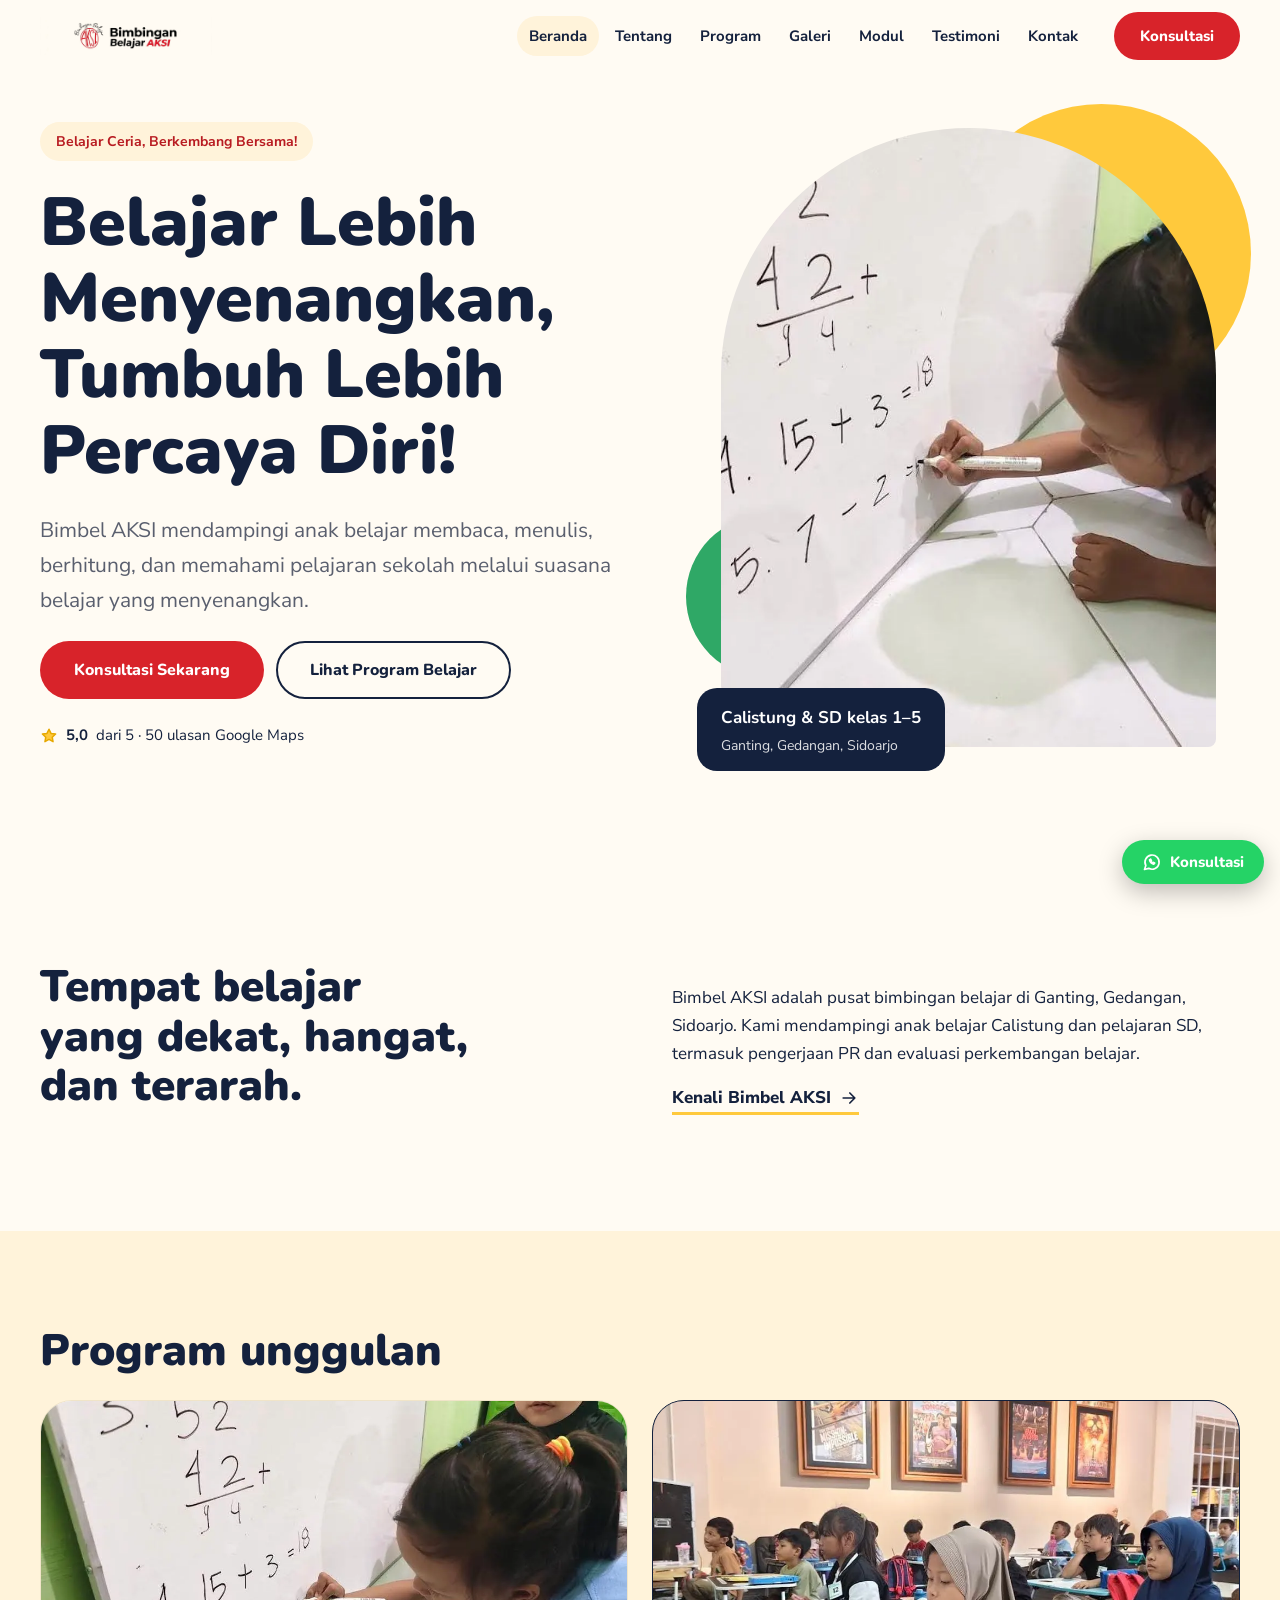
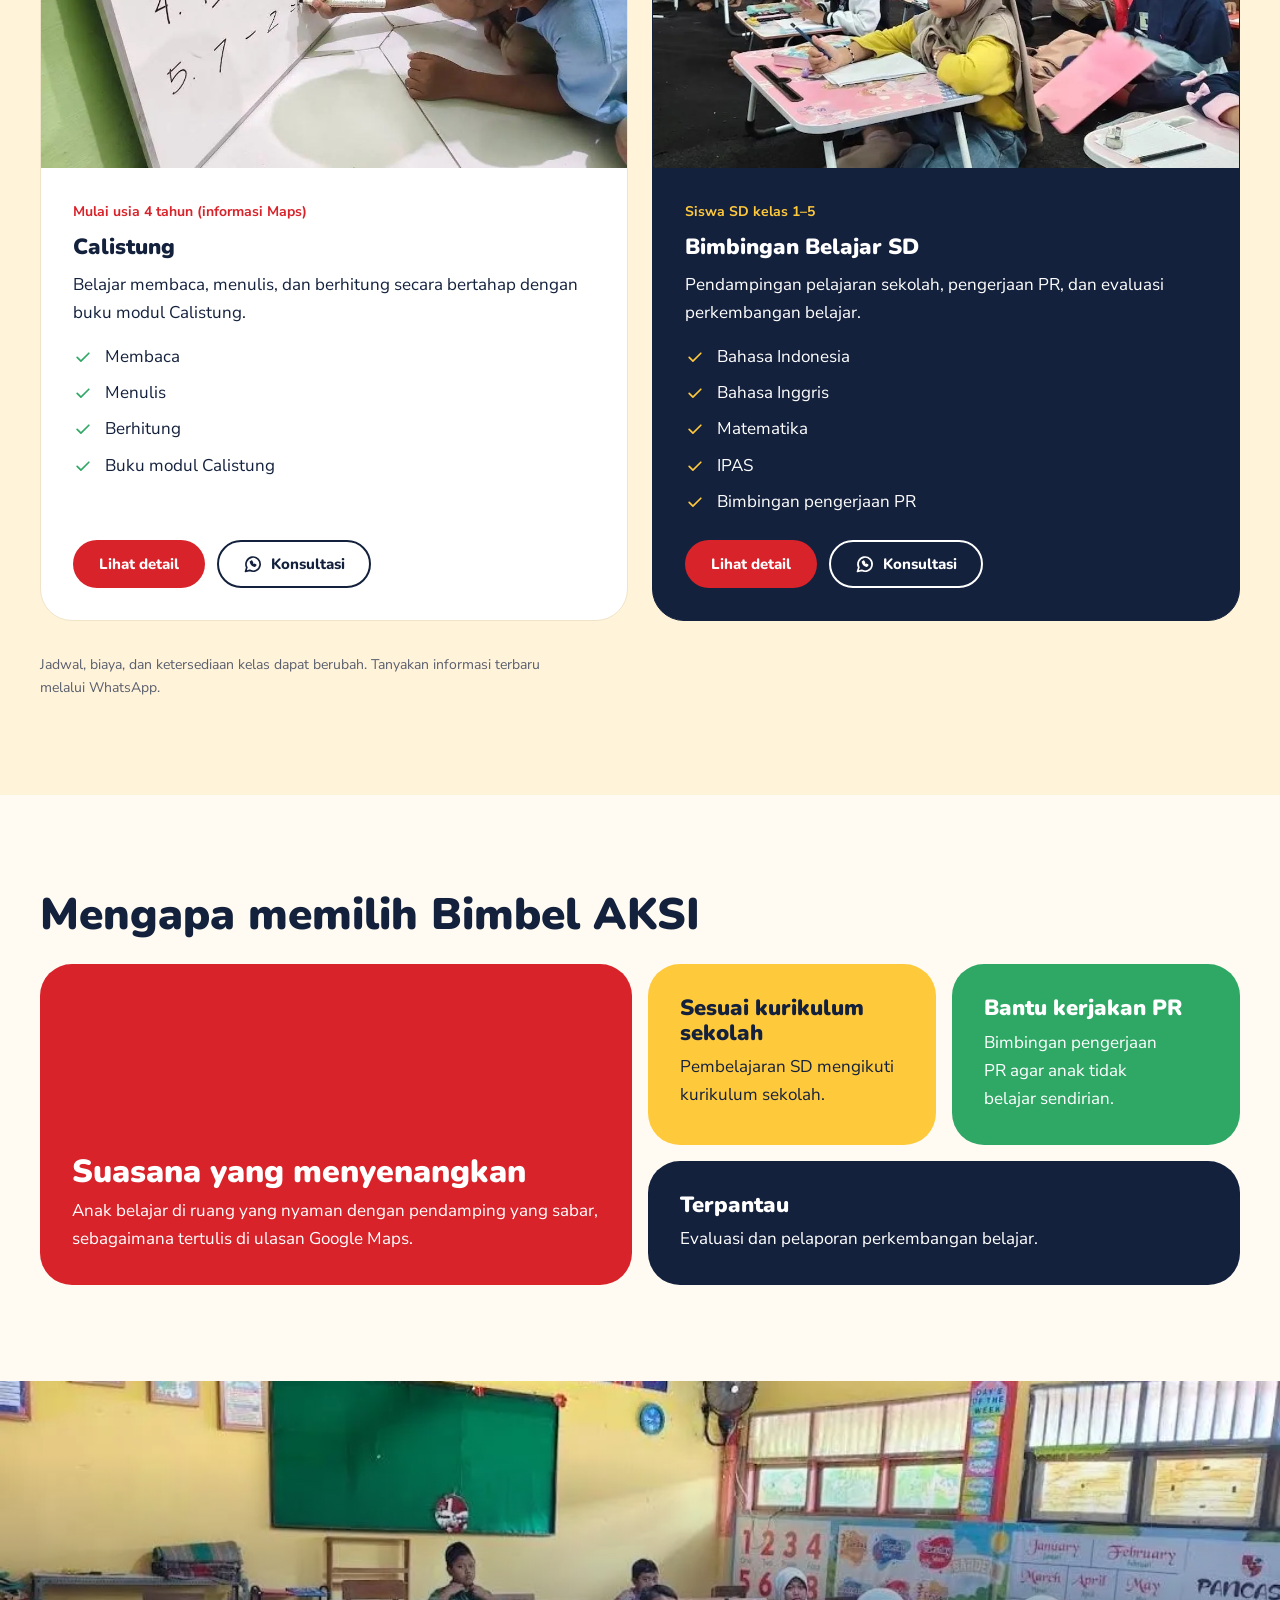
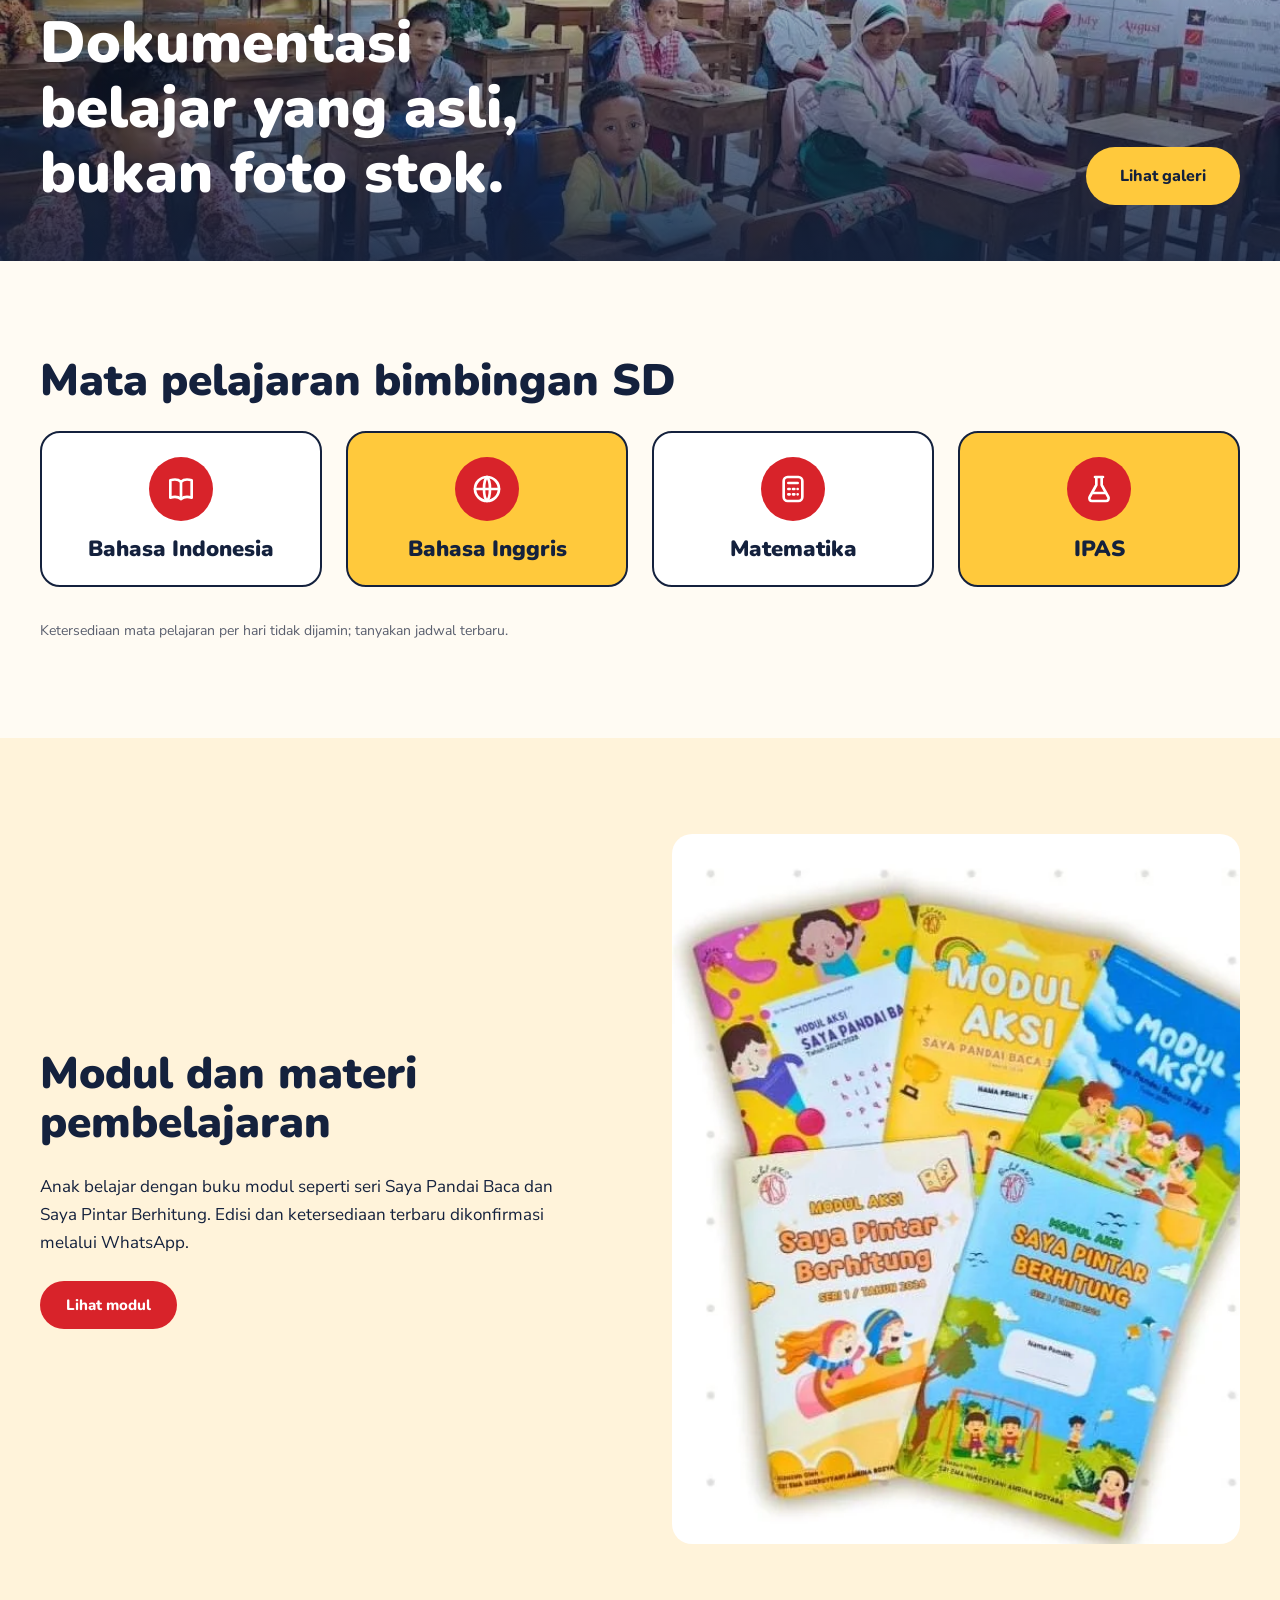
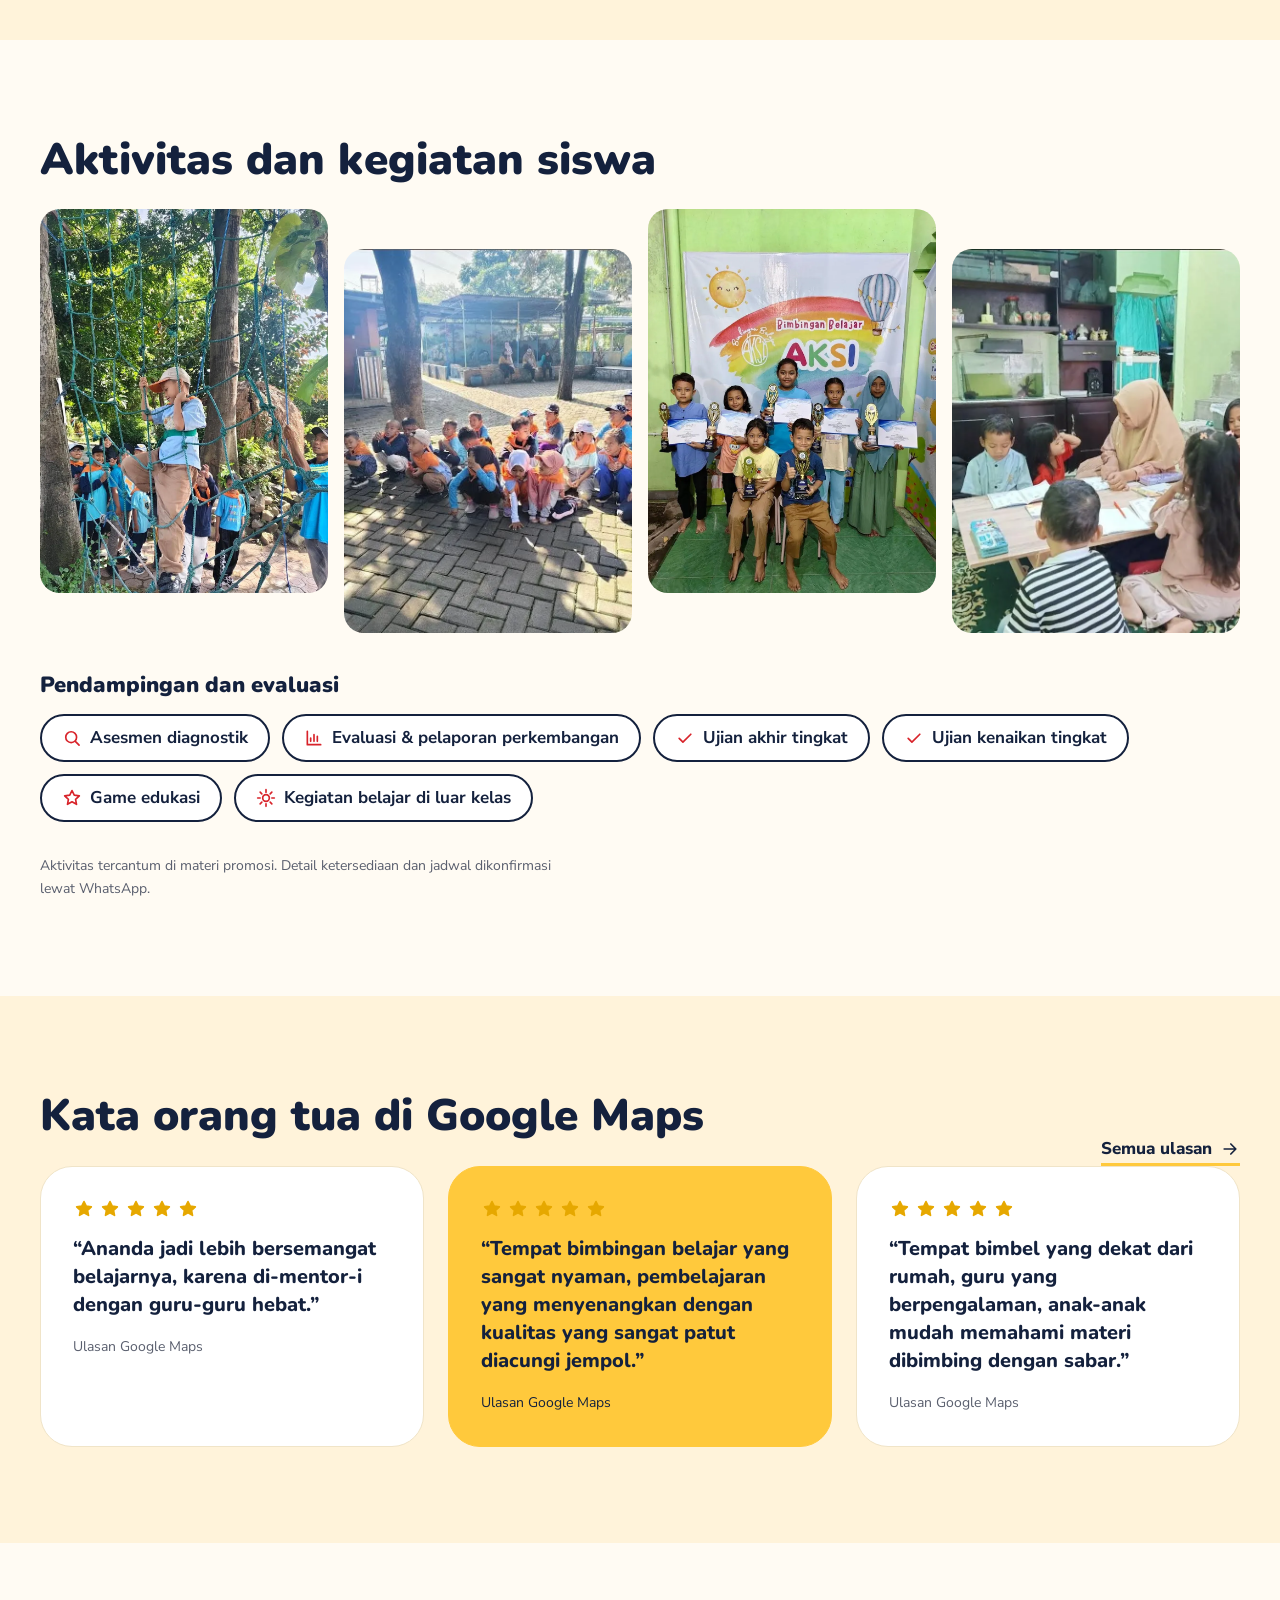
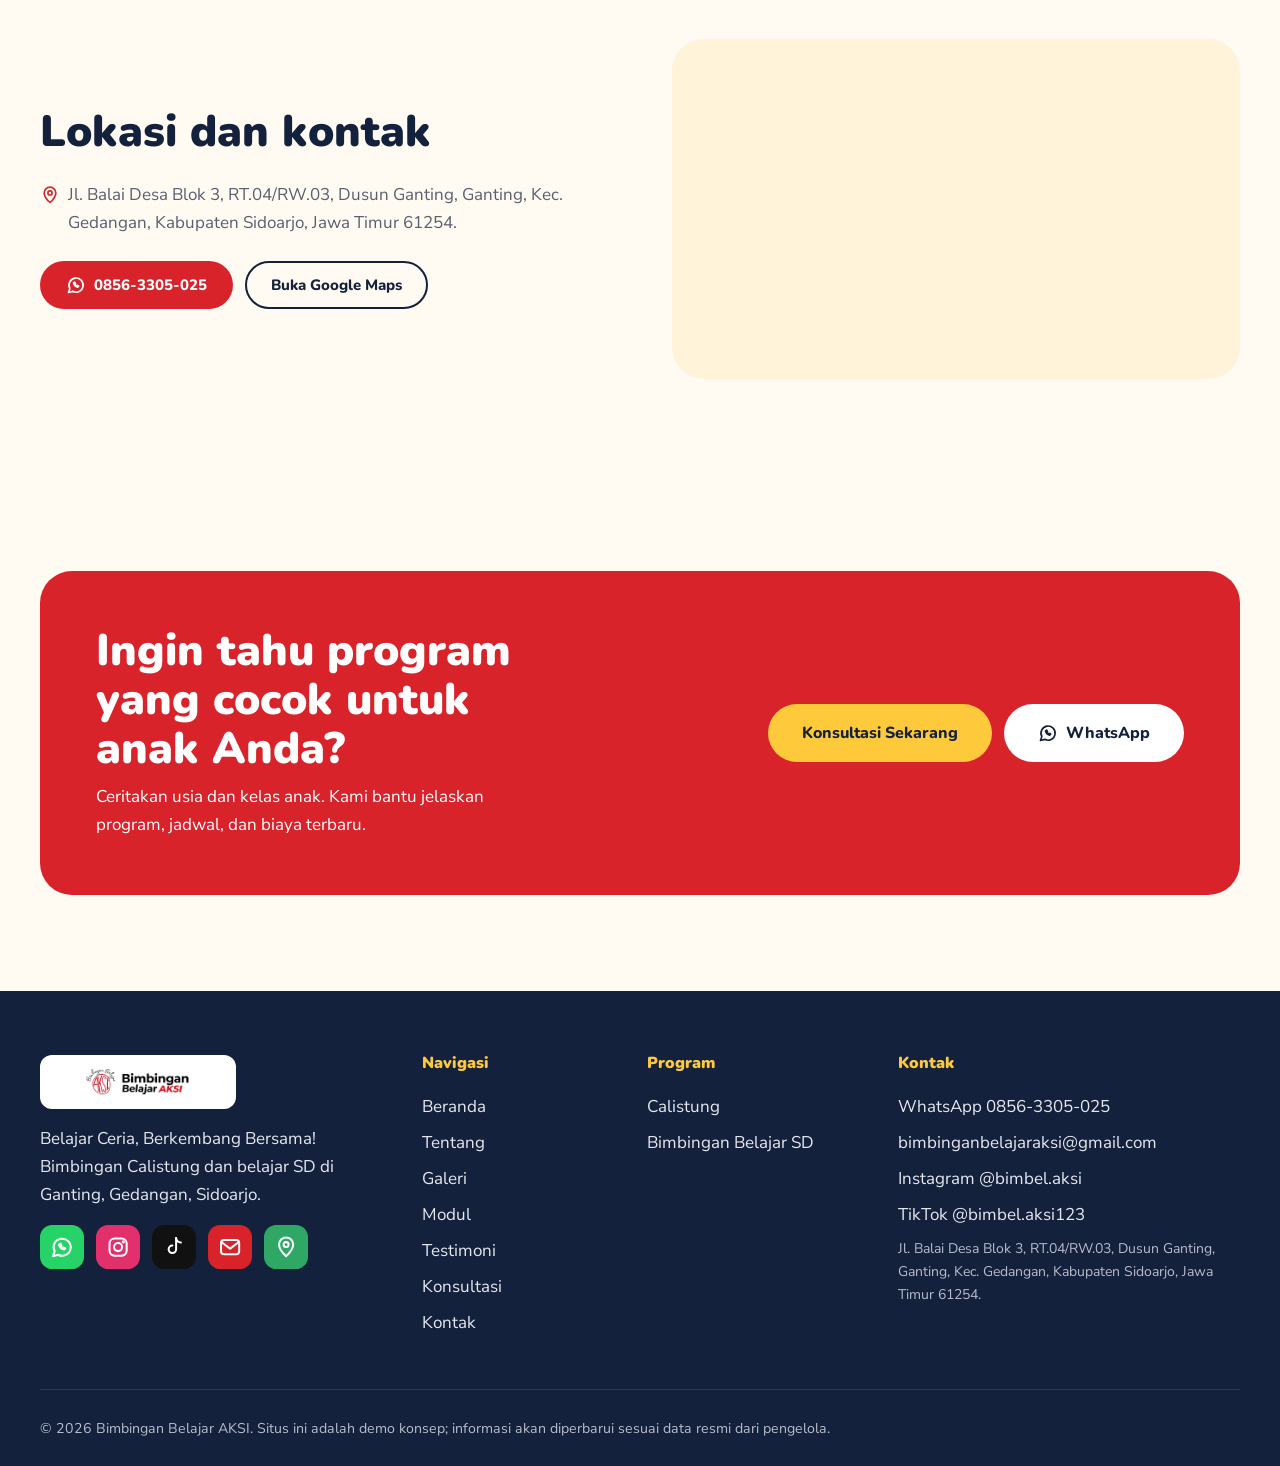
<file: index.html>
<!doctype html><html lang="id"><head><meta charset="utf-8"><meta name="viewport" content="width=device-width,initial-scale=1,viewport-fit=cover">
<title>Bimbel AKSI Gedangan Sidoarjo | Calistung dan Bimbingan Belajar SD</title><meta name="description" content="Bimbel AKSI di Gedangan, Sidoarjo menyediakan program Calistung dan bimbingan belajar SD. Hubungi kami untuk informasi program dan konsultasi belajar anak."><meta property="og:title" content="Bimbel AKSI Gedangan Sidoarjo | Calistung dan Bimbingan Belajar SD"><meta property="og:description" content="Bimbel AKSI di Gedangan, Sidoarjo menyediakan program Calistung dan bimbingan belajar SD. Hubungi kami untuk informasi program dan konsultasi belajar anak."><meta property="og:type" content="website"><meta property="og:locale" content="id_ID"><meta property="og:image" content="https://example.com/assets/img/papan-tulis.webp">
<link rel="icon" href="assets/img/favicon.png"><link rel="preconnect" href="https://fonts.googleapis.com"><link rel="preconnect" href="https://fonts.gstatic.com" crossorigin>
<link rel="stylesheet" href="https://fonts.googleapis.com/css2?family=Nunito:wght@700;800;900&family=Nunito+Sans:wght@400;600;700&display=swap"><link rel="stylesheet" href="assets/style.css"><script type="application/ld+json">{"@context": "https://schema.org", "@type": "EducationalOrganization", "name": "Bimbingan Belajar AKSI", "telephone": "+628563305025", "email": "bimbinganbelajaraksi@gmail.com", "address": {"@type": "PostalAddress", "streetAddress": "Jl. Balai Desa Blok 3, RT.04/RW.03, Dusun Ganting, Ganting, Kec. Gedangan, Kabupaten Sidoarjo, Jawa Timur 61254.", "addressLocality": "Gedangan", "addressRegion": "Jawa Timur", "addressCountry": "ID"}, "hasMap": "https://maps.app.goo.gl/pmybYHiky3W4Xg486", "sameAs": ["https://www.instagram.com/bimbel.aksi", "https://www.tiktok.com/@bimbel.aksi123"]}</script></head><body>
<a class="skip" href="#main">Lewati ke konten</a>
<header class="hdr" id="hdr"><div class="wrap hdr-in"><a class="logo" href="index.html" aria-label="Bimbel AKSI – Beranda"><img src="assets/img/logo-horizontal.jpg" alt="Bimbingan Belajar AKSI" width="170" height="38"></a>
<nav aria-label="Navigasi utama" id="nav"><ul><li><a class="nl" href="index.html" aria-current="page">Beranda</a></li><li><a class="nl" href="tentang/index.html">Tentang</a></li><li class="has-dd"><a class="nl" href="program/index.html">Program</a><button class="ddb" aria-label="Buka submenu Program" aria-expanded="false"><svg class="ic" viewBox="0 0 24 24" fill="none" stroke="currentColor" stroke-width="2" stroke-linecap="round" stroke-linejoin="round" aria-hidden="true"><path d="M6 9l6 6 6-6"/></svg></button><div class="dd"><a href="program/calistung/index.html">Calistung</a><a href="program/bimbingan-sd/index.html">Bimbingan Belajar SD</a></div></li><li><a class="nl" href="galeri/index.html">Galeri</a></li><li><a class="nl" href="modul/index.html">Modul</a></li><li><a class="nl" href="testimoni/index.html">Testimoni</a></li><li><a class="nl" href="kontak/index.html">Kontak</a></li></ul></nav><a class="btn btn-r hdr-cta" href="pendaftaran/index.html">Konsultasi</a><button class="burger" id="burger" aria-label="Buka menu" aria-expanded="false" aria-controls="nav"><svg class="ic" viewBox="0 0 24 24" fill="none" stroke="currentColor" stroke-width="2" stroke-linecap="round" stroke-linejoin="round" aria-hidden="true"><path d="M4 7h16M4 12h16M4 17h16"/></svg></button></div></header>
<main id="main"><section class="hero"><div class="wrap hero-g"><div class="hero-t"><p class="chip rv">Belajar Ceria, Berkembang Bersama!</p><h1 class="rv">Belajar Lebih Menyenangkan, Tumbuh Lebih Percaya Diri!</h1>
<p class="lede rv">Bimbel AKSI mendampingi anak belajar membaca, menulis, berhitung, dan memahami pelajaran sekolah melalui suasana belajar yang menyenangkan.</p>
<div class="acts rv"><a class="btn btn-r btn-l" href="pendaftaran/index.html">Konsultasi Sekarang</a><a class="btn btn-o btn-l" href="program/index.html">Lihat Program Belajar</a></div><p class="mini-rate rv"><span class="rate"><svg class="ic" viewBox="0 0 24 24" fill="none" stroke="currentColor" stroke-width="2" stroke-linecap="round" stroke-linejoin="round" aria-hidden="true"><path d="M12 3l2.7 5.6 6.1.8-4.5 4.2 1.1 6-5.4-3-5.4 3 1.1-6L3.2 9.4l6.1-.8z"/></svg><b>5,0</b> dari 5 · 50 ulasan Google Maps</span></p></div>
<div class="hero-v"><span class="blob b1"></span><span class="blob b2"></span><figure class="arch"><img class="" src="assets/img/papan-tulis.webp" alt="Anak berlatih berhitung di papan tulis" width="1080" height="802" decoding="async"></figure><div class="tag"><strong>Calistung & SD kelas 1–5</strong><span>Ganting, Gedangan, Sidoarjo</span></div></div></div></section>
<section class="sec"><div class="wrap two"><div><h2 class="rv">Tempat belajar yang dekat, hangat, dan terarah.</h2></div><div><p class="rv">Bimbel AKSI adalah pusat bimbingan belajar di Ganting, Gedangan, Sidoarjo. Kami mendampingi anak belajar Calistung dan pelajaran SD, termasuk pengerjaan PR dan evaluasi perkembangan belajar.</p><a class="more rv" href="tentang/index.html">Kenali Bimbel AKSI <svg class="ic" viewBox="0 0 24 24" fill="none" stroke="currentColor" stroke-width="2" stroke-linecap="round" stroke-linejoin="round" aria-hidden="true"><path d="M5 12h14M13 6l6 6-6 6"/></svg></a></div></div></section>
<section class="sec soft"><div class="wrap"><h2 class="rv">Program unggulan</h2><div class="g2"><article class="pcard p0 rv"><figure class="imgr"><img class="" src="assets/img/papan-tulis.webp" alt="Calistung – dokumentasi belajar" width="1080" height="1080" loading="lazy" decoding="async"></figure><div class="pc-b"><p class="lv">Mulai usia 4 tahun (informasi Maps)</p><h3>Calistung</h3><p>Belajar membaca, menulis, dan berhitung secara bertahap dengan buku modul Calistung.</p><ul class="chk"><li><svg class="ic" viewBox="0 0 24 24" fill="none" stroke="currentColor" stroke-width="2" stroke-linecap="round" stroke-linejoin="round" aria-hidden="true"><path d="M5 12.5l4.5 4.5L19 7.5"/></svg>Membaca</li><li><svg class="ic" viewBox="0 0 24 24" fill="none" stroke="currentColor" stroke-width="2" stroke-linecap="round" stroke-linejoin="round" aria-hidden="true"><path d="M5 12.5l4.5 4.5L19 7.5"/></svg>Menulis</li><li><svg class="ic" viewBox="0 0 24 24" fill="none" stroke="currentColor" stroke-width="2" stroke-linecap="round" stroke-linejoin="round" aria-hidden="true"><path d="M5 12.5l4.5 4.5L19 7.5"/></svg>Berhitung</li><li><svg class="ic" viewBox="0 0 24 24" fill="none" stroke="currentColor" stroke-width="2" stroke-linecap="round" stroke-linejoin="round" aria-hidden="true"><path d="M5 12.5l4.5 4.5L19 7.5"/></svg>Buku modul Calistung</li></ul>
<div class="acts"><a class="btn btn-r" href="program/calistung/index.html">Lihat detail</a><a class="btn btn-o" href="https://wa.me/628563305025?text=Halo%20Bimbel%20AKSI%2C%20saya%20ingin%20bertanya%20mengenai%20program%20Calistung.%20Terima%20kasih." target="_blank" rel="noopener"><svg class="ic" viewBox="0 0 24 24" fill="none" stroke="currentColor" stroke-width="2" stroke-linecap="round" stroke-linejoin="round" aria-hidden="true"><path d="M3 21l1.6-4.8A8.5 8.5 0 1 1 8 19.6L3 21z"/><path d="M9 9.5c.5 2.5 2.5 4.5 5 5l1.2-1.2-2-1-.8.8a4 4 0 0 1-1.8-1.8l.8-.8-1-2L9 9.5z"/></svg>Konsultasi</a></div></div></article><article class="pcard p1 rv"><figure class="imgr"><img class="" src="assets/img/kelas-2.webp" alt="Bimbingan Belajar SD – dokumentasi belajar" width="1080" height="1080" loading="lazy" decoding="async"></figure><div class="pc-b"><p class="lv">Siswa SD kelas 1–5</p><h3>Bimbingan Belajar SD</h3><p>Pendampingan pelajaran sekolah, pengerjaan PR, dan evaluasi perkembangan belajar.</p><ul class="chk"><li><svg class="ic" viewBox="0 0 24 24" fill="none" stroke="currentColor" stroke-width="2" stroke-linecap="round" stroke-linejoin="round" aria-hidden="true"><path d="M5 12.5l4.5 4.5L19 7.5"/></svg>Bahasa Indonesia</li><li><svg class="ic" viewBox="0 0 24 24" fill="none" stroke="currentColor" stroke-width="2" stroke-linecap="round" stroke-linejoin="round" aria-hidden="true"><path d="M5 12.5l4.5 4.5L19 7.5"/></svg>Bahasa Inggris</li><li><svg class="ic" viewBox="0 0 24 24" fill="none" stroke="currentColor" stroke-width="2" stroke-linecap="round" stroke-linejoin="round" aria-hidden="true"><path d="M5 12.5l4.5 4.5L19 7.5"/></svg>Matematika</li><li><svg class="ic" viewBox="0 0 24 24" fill="none" stroke="currentColor" stroke-width="2" stroke-linecap="round" stroke-linejoin="round" aria-hidden="true"><path d="M5 12.5l4.5 4.5L19 7.5"/></svg>IPAS</li><li><svg class="ic" viewBox="0 0 24 24" fill="none" stroke="currentColor" stroke-width="2" stroke-linecap="round" stroke-linejoin="round" aria-hidden="true"><path d="M5 12.5l4.5 4.5L19 7.5"/></svg>Bimbingan pengerjaan PR</li></ul>
<div class="acts"><a class="btn btn-r" href="program/bimbingan-sd/index.html">Lihat detail</a><a class="btn btn-o" href="https://wa.me/628563305025?text=Halo%20Bimbel%20AKSI%2C%20saya%20ingin%20bertanya%20mengenai%20program%20Bimbingan%20Belajar%20SD.%20Terima%20kasih." target="_blank" rel="noopener"><svg class="ic" viewBox="0 0 24 24" fill="none" stroke="currentColor" stroke-width="2" stroke-linecap="round" stroke-linejoin="round" aria-hidden="true"><path d="M3 21l1.6-4.8A8.5 8.5 0 1 1 8 19.6L3 21z"/><path d="M9 9.5c.5 2.5 2.5 4.5 5 5l1.2-1.2-2-1-.8.8a4 4 0 0 1-1.8-1.8l.8-.8-1-2L9 9.5z"/></svg>Konsultasi</a></div></div></article></div><p class="note rv">Jadwal, biaya, dan ketersediaan kelas dapat berubah. Tanyakan informasi terbaru melalui WhatsApp.</p></div></section>
<section class="sec"><div class="wrap"><h2 class="rv">Mengapa memilih Bimbel AKSI</h2><div class="bento">
<div class="bx bx-r rv"><h3>Suasana yang menyenangkan</h3><p>Anak belajar di ruang yang nyaman dengan pendamping yang sabar, sebagaimana tertulis di ulasan Google Maps.</p></div>
<div class="bx bx-y rv"><h3>Sesuai kurikulum sekolah</h3><p>Pembelajaran SD mengikuti kurikulum sekolah.</p></div>
<div class="bx bx-g rv"><h3>Bantu kerjakan PR</h3><p>Bimbingan pengerjaan PR agar anak tidak belajar sendirian.</p></div>
<div class="bx bx-n rv"><h3>Terpantau</h3><p>Evaluasi dan pelaporan perkembangan belajar.</p></div></div></div></section>
<section class="band"><img src="assets/img/kelas-3.webp" alt="Ruang belajar dengan dinding berwarna" loading="lazy" width="1080" height="794"><div class="wrap band-t"><h2 class="rv">Dokumentasi belajar yang asli, bukan foto stok.</h2><a class="btn btn-y btn-l" href="galeri/index.html">Lihat galeri</a></div></section>
<section class="sec"><div class="wrap"><h2 class="rv">Mata pelajaran bimbingan SD</h2><div class="g4"><div class="sj rv"><span class="sji"><svg class="ic" viewBox="0 0 24 24" fill="none" stroke="currentColor" stroke-width="2" stroke-linecap="round" stroke-linejoin="round" aria-hidden="true"><path d="M4 5.5C7 4.5 10 4.8 12 6.5c2-1.7 5-2 8-1v13c-3-1-6-.7-8 1-2-1.700-5-2-8-1z"/><path d="M12 6.5v13"/></svg></span><h3>Bahasa Indonesia</h3></div><div class="sj rv"><span class="sji"><svg class="ic" viewBox="0 0 24 24" fill="none" stroke="currentColor" stroke-width="2" stroke-linecap="round" stroke-linejoin="round" aria-hidden="true"><circle cx="12" cy="12" r="9"/><path d="M3 12h18M12 3c3 3 3 15 0 18M12 3c-3 3-3 15 0 18"/></svg></span><h3>Bahasa Inggris</h3></div><div class="sj rv"><span class="sji"><svg class="ic" viewBox="0 0 24 24" fill="none" stroke="currentColor" stroke-width="2" stroke-linecap="round" stroke-linejoin="round" aria-hidden="true"><rect x="5" y="3" width="14" height="18" rx="3"/><path d="M8.500 7.500h7M8.500 12h1M12 12h1M15.500 12h0M8.500 16h1M12 16h1M15.500 16h0"/></svg></span><h3>Matematika</h3></div><div class="sj rv"><span class="sji"><svg class="ic" viewBox="0 0 24 24" fill="none" stroke="currentColor" stroke-width="2" stroke-linecap="round" stroke-linejoin="round" aria-hidden="true"><path d="M9 3h6M10 3v6l-5 9a2 2 0 0 0 1.800 3h10.400a2 2 0 0 0 1.800-3l-5-9V3"/><path d="M7.500 15h9"/></svg></span><h3>IPAS</h3></div></div><p class="note rv">Ketersediaan mata pelajaran per hari tidak dijamin; tanyakan jadwal terbaru.</p></div></section>
<section class="sec soft"><div class="wrap two"><div><h2 class="rv">Modul dan materi pembelajaran</h2><p class="rv">Anak belajar dengan buku modul seperti seri Saya Pandai Baca dan Saya Pintar Berhitung. Edisi dan ketersediaan terbaru dikonfirmasi melalui WhatsApp.</p><div class="acts"><a class="btn btn-r" href="modul/index.html">Lihat modul</a></div></div><figure class="imgr plain rv"><img class="" src="assets/img/modul.webp" alt="Buku modul Calistung Bimbel AKSI" width="529" height="661" loading="lazy" decoding="async"></figure></div></section>
<section class="sec"><div class="wrap"><h2 class="rv">Aktivitas dan kegiatan siswa</h2><div class="mini"><figure class="m0 imgr rv"><img class="" src="assets/img/luar-pohon.webp" alt="Kegiatan belajar di luar kelas" width="1080" height="1080" loading="lazy" decoding="async"></figure><figure class="m1 imgr rv"><img class="" src="assets/img/aktivitas-1.webp" alt="Aktivitas anak duduk bersama di luar ruangan" width="1080" height="1080" loading="lazy" decoding="async"></figure><figure class="m2 imgr rv"><img class="" src="assets/img/bersama.webp" alt="Dokumentasi bersama siswa" width="1080" height="1080" loading="lazy" decoding="async"></figure><figure class="m3 imgr rv"><img class="" src="assets/img/meja-anak.webp" alt="Anak-anak mengerjakan tugas di meja" width="1080" height="1080" loading="lazy" decoding="async"></figure></div>
<h3 class="rv sp">Pendampingan dan evaluasi</h3><ul class="pills rv"><li><svg class="ic" viewBox="0 0 24 24" fill="none" stroke="currentColor" stroke-width="2" stroke-linecap="round" stroke-linejoin="round" aria-hidden="true"><circle cx="11" cy="11" r="6.500"/><path d="M16 16l4.500 4.500"/></svg>Asesmen diagnostik</li><li><svg class="ic" viewBox="0 0 24 24" fill="none" stroke="currentColor" stroke-width="2" stroke-linecap="round" stroke-linejoin="round" aria-hidden="true"><path d="M4 20V4M4 20h16M8 16v-4M12 16V8M16 16v-6"/></svg>Evaluasi & pelaporan perkembangan</li><li><svg class="ic" viewBox="0 0 24 24" fill="none" stroke="currentColor" stroke-width="2" stroke-linecap="round" stroke-linejoin="round" aria-hidden="true"><path d="M5 12.5l4.5 4.5L19 7.5"/></svg>Ujian akhir tingkat</li><li><svg class="ic" viewBox="0 0 24 24" fill="none" stroke="currentColor" stroke-width="2" stroke-linecap="round" stroke-linejoin="round" aria-hidden="true"><path d="M5 12.5l4.5 4.5L19 7.5"/></svg>Ujian kenaikan tingkat</li><li><svg class="ic" viewBox="0 0 24 24" fill="none" stroke="currentColor" stroke-width="2" stroke-linecap="round" stroke-linejoin="round" aria-hidden="true"><path d="M12 3l2.7 5.6 6.1.8-4.5 4.2 1.1 6-5.4-3-5.4 3 1.1-6L3.2 9.4l6.1-.8z"/></svg>Game edukasi</li><li><svg class="ic" viewBox="0 0 24 24" fill="none" stroke="currentColor" stroke-width="2" stroke-linecap="round" stroke-linejoin="round" aria-hidden="true"><circle cx="12" cy="12" r="4"/><path d="M12 2v3M12 19v3M2 12h3M19 12h3M5 5l2 2M17 17l2 2M19 5l-2 2M7 17l-2 2"/></svg>Kegiatan belajar di luar kelas</li></ul><p class="note rv">Aktivitas tercantum di materi promosi. Detail ketersediaan dan jadwal dikonfirmasi lewat WhatsApp.</p></div></section>
<section class="sec soft"><div class="wrap"><div class="shead"><h2 class="rv">Kata orang tua di Google Maps</h2><a class="more" href="testimoni/index.html">Semua ulasan <svg class="ic" viewBox="0 0 24 24" fill="none" stroke="currentColor" stroke-width="2" stroke-linecap="round" stroke-linejoin="round" aria-hidden="true"><path d="M5 12h14M13 6l6 6-6 6"/></svg></a></div><div class="g3"><figure class="rvw rv"><div class="stars" aria-label="Bintang 5"><svg class="ic" viewBox="0 0 24 24" fill="none" stroke="currentColor" stroke-width="2" stroke-linecap="round" stroke-linejoin="round" aria-hidden="true"><path d="M12 3l2.7 5.6 6.1.8-4.5 4.2 1.1 6-5.4-3-5.4 3 1.1-6L3.2 9.4l6.1-.8z"/></svg><svg class="ic" viewBox="0 0 24 24" fill="none" stroke="currentColor" stroke-width="2" stroke-linecap="round" stroke-linejoin="round" aria-hidden="true"><path d="M12 3l2.7 5.6 6.1.8-4.5 4.2 1.1 6-5.4-3-5.4 3 1.1-6L3.2 9.4l6.1-.8z"/></svg><svg class="ic" viewBox="0 0 24 24" fill="none" stroke="currentColor" stroke-width="2" stroke-linecap="round" stroke-linejoin="round" aria-hidden="true"><path d="M12 3l2.7 5.6 6.1.8-4.5 4.2 1.1 6-5.4-3-5.4 3 1.1-6L3.2 9.4l6.1-.8z"/></svg><svg class="ic" viewBox="0 0 24 24" fill="none" stroke="currentColor" stroke-width="2" stroke-linecap="round" stroke-linejoin="round" aria-hidden="true"><path d="M12 3l2.7 5.6 6.1.8-4.5 4.2 1.1 6-5.4-3-5.4 3 1.1-6L3.2 9.4l6.1-.8z"/></svg><svg class="ic" viewBox="0 0 24 24" fill="none" stroke="currentColor" stroke-width="2" stroke-linecap="round" stroke-linejoin="round" aria-hidden="true"><path d="M12 3l2.7 5.6 6.1.8-4.5 4.2 1.1 6-5.4-3-5.4 3 1.1-6L3.2 9.4l6.1-.8z"/></svg></div><blockquote>“Ananda jadi lebih bersemangat belajarnya, karena di-mentor-i dengan guru-guru hebat.”</blockquote><figcaption>Ulasan Google Maps</figcaption></figure><figure class="rvw rv"><div class="stars" aria-label="Bintang 5"><svg class="ic" viewBox="0 0 24 24" fill="none" stroke="currentColor" stroke-width="2" stroke-linecap="round" stroke-linejoin="round" aria-hidden="true"><path d="M12 3l2.7 5.6 6.1.8-4.5 4.2 1.1 6-5.4-3-5.4 3 1.1-6L3.2 9.4l6.1-.8z"/></svg><svg class="ic" viewBox="0 0 24 24" fill="none" stroke="currentColor" stroke-width="2" stroke-linecap="round" stroke-linejoin="round" aria-hidden="true"><path d="M12 3l2.7 5.6 6.1.8-4.5 4.2 1.1 6-5.4-3-5.4 3 1.1-6L3.2 9.4l6.1-.8z"/></svg><svg class="ic" viewBox="0 0 24 24" fill="none" stroke="currentColor" stroke-width="2" stroke-linecap="round" stroke-linejoin="round" aria-hidden="true"><path d="M12 3l2.7 5.6 6.1.8-4.5 4.2 1.1 6-5.4-3-5.4 3 1.1-6L3.2 9.4l6.1-.8z"/></svg><svg class="ic" viewBox="0 0 24 24" fill="none" stroke="currentColor" stroke-width="2" stroke-linecap="round" stroke-linejoin="round" aria-hidden="true"><path d="M12 3l2.7 5.6 6.1.8-4.5 4.2 1.1 6-5.4-3-5.4 3 1.1-6L3.2 9.4l6.1-.8z"/></svg><svg class="ic" viewBox="0 0 24 24" fill="none" stroke="currentColor" stroke-width="2" stroke-linecap="round" stroke-linejoin="round" aria-hidden="true"><path d="M12 3l2.7 5.6 6.1.8-4.5 4.2 1.1 6-5.4-3-5.4 3 1.1-6L3.2 9.4l6.1-.8z"/></svg></div><blockquote>“Tempat bimbingan belajar yang sangat nyaman, pembelajaran yang menyenangkan dengan kualitas yang sangat patut diacungi jempol.”</blockquote><figcaption>Ulasan Google Maps</figcaption></figure><figure class="rvw rv"><div class="stars" aria-label="Bintang 5"><svg class="ic" viewBox="0 0 24 24" fill="none" stroke="currentColor" stroke-width="2" stroke-linecap="round" stroke-linejoin="round" aria-hidden="true"><path d="M12 3l2.7 5.6 6.1.8-4.5 4.2 1.1 6-5.4-3-5.4 3 1.1-6L3.2 9.4l6.1-.8z"/></svg><svg class="ic" viewBox="0 0 24 24" fill="none" stroke="currentColor" stroke-width="2" stroke-linecap="round" stroke-linejoin="round" aria-hidden="true"><path d="M12 3l2.7 5.6 6.1.8-4.5 4.2 1.1 6-5.4-3-5.4 3 1.1-6L3.2 9.4l6.1-.8z"/></svg><svg class="ic" viewBox="0 0 24 24" fill="none" stroke="currentColor" stroke-width="2" stroke-linecap="round" stroke-linejoin="round" aria-hidden="true"><path d="M12 3l2.7 5.6 6.1.8-4.5 4.2 1.1 6-5.4-3-5.4 3 1.1-6L3.2 9.4l6.1-.8z"/></svg><svg class="ic" viewBox="0 0 24 24" fill="none" stroke="currentColor" stroke-width="2" stroke-linecap="round" stroke-linejoin="round" aria-hidden="true"><path d="M12 3l2.7 5.6 6.1.8-4.5 4.2 1.1 6-5.4-3-5.4 3 1.1-6L3.2 9.4l6.1-.8z"/></svg><svg class="ic" viewBox="0 0 24 24" fill="none" stroke="currentColor" stroke-width="2" stroke-linecap="round" stroke-linejoin="round" aria-hidden="true"><path d="M12 3l2.7 5.6 6.1.8-4.5 4.2 1.1 6-5.4-3-5.4 3 1.1-6L3.2 9.4l6.1-.8z"/></svg></div><blockquote>“Tempat bimbel yang dekat dari rumah, guru yang berpengalaman, anak-anak mudah memahami materi dibimbing dengan sabar.”</blockquote><figcaption>Ulasan Google Maps</figcaption></figure></div></div></section>
<section class="sec"><div class="wrap two"><div><h2 class="rv">Lokasi dan kontak</h2><p class="addr rv"><svg class="ic" viewBox="0 0 24 24" fill="none" stroke="currentColor" stroke-width="2" stroke-linecap="round" stroke-linejoin="round" aria-hidden="true"><path d="M12 21s7-6.2 7-11.5A7 7 0 0 0 5 9.5C5 14.8 12 21 12 21z"/><circle cx="12" cy="9.5" r="2.5"/></svg><span>Jl. Balai Desa Blok 3, RT.04/RW.03, Dusun Ganting, Ganting, Kec. Gedangan, Kabupaten Sidoarjo, Jawa Timur 61254.</span></p><div class="acts"><a class="btn btn-r" href="https://wa.me/628563305025" target="_blank" rel="noopener"><svg class="ic" viewBox="0 0 24 24" fill="none" stroke="currentColor" stroke-width="2" stroke-linecap="round" stroke-linejoin="round" aria-hidden="true"><path d="M3 21l1.6-4.8A8.5 8.5 0 1 1 8 19.6L3 21z"/><path d="M9 9.5c.5 2.5 2.5 4.5 5 5l1.2-1.2-2-1-.8.8a4 4 0 0 1-1.8-1.8l.8-.8-1-2L9 9.5z"/></svg>0856-3305-025</a><a class="btn btn-o" href="https://maps.app.goo.gl/pmybYHiky3W4Xg486" target="_blank" rel="noopener">Buka Google Maps</a></div></div><div class="map rv"><iframe title="Peta lokasi Bimbel AKSI" src="https://www.google.com/maps?q=Bimbel%20AKSI%20Jl.%20Balai%20Desa%20Blok%203%2C%20RT.04/RW.03%2C%20Dusun%20Ganting%2C%20Ganting%2C%20Kec.%20Gedangan%2C%20Kabupaten%20Sidoarjo%2C%20Jawa%20Timur%2061254.&output=embed" loading="lazy" referrerpolicy="no-referrer-when-downgrade"></iframe></div></div></section><section class="sec"><div class="wrap"><div class="ctab rv"><div><h2>Ingin tahu program yang cocok untuk anak Anda?</h2><p>Ceritakan usia dan kelas anak. Kami bantu jelaskan program, jadwal, dan biaya terbaru.</p></div><div class="acts"><a class="btn btn-y btn-l" href="pendaftaran/index.html">Konsultasi Sekarang</a><a class="btn btn-w btn-l" href="https://wa.me/628563305025" target="_blank" rel="noopener"><svg class="ic" viewBox="0 0 24 24" fill="none" stroke="currentColor" stroke-width="2" stroke-linecap="round" stroke-linejoin="round" aria-hidden="true"><path d="M3 21l1.6-4.8A8.5 8.5 0 1 1 8 19.6L3 21z"/><path d="M9 9.5c.5 2.5 2.5 4.5 5 5l1.2-1.2-2-1-.8.8a4 4 0 0 1-1.8-1.8l.8-.8-1-2L9 9.5z"/></svg>WhatsApp</a></div></div></div></section></main>
<footer class="ftr"><div class="wrap fg"><div><img class="flogo" src="assets/img/logo-horizontal.jpg" alt="Bimbingan Belajar AKSI" width="170" height="38"><p>Belajar Ceria, Berkembang Bersama! Bimbingan Calistung dan belajar SD di Ganting, Gedangan, Sidoarjo.</p><div class="socs"><a class="soc" style="--b:#25D366;--s:44px" href="https://wa.me/628563305025" target="_blank" rel="noopener" aria-label="WhatsApp Bimbel AKSI"><svg class="ic" viewBox="0 0 24 24" fill="none" stroke="currentColor" stroke-width="2" stroke-linecap="round" stroke-linejoin="round" aria-hidden="true"><path d="M3 21l1.6-4.8A8.5 8.5 0 1 1 8 19.6L3 21z"/><path d="M9 9.5c.5 2.5 2.5 4.5 5 5l1.2-1.2-2-1-.8.8a4 4 0 0 1-1.8-1.8l.8-.8-1-2L9 9.5z"/></svg></a><a class="soc" style="--b:#E1306C;--s:44px" href="https://www.instagram.com/bimbel.aksi" target="_blank" rel="noopener" aria-label="Instagram Bimbel AKSI"><svg class="ic" viewBox="0 0 24 24" fill="none" stroke="currentColor" stroke-width="2" stroke-linecap="round" stroke-linejoin="round" aria-hidden="true"><rect x="3.5" y="3.5" width="17" height="17" rx="5"/><circle cx="12" cy="12" r="4"/><circle cx="17.2" cy="6.8" r=".6"/></svg></a><a class="soc" style="--b:#111111;--s:44px" href="https://www.tiktok.com/@bimbel.aksi123" target="_blank" rel="noopener" aria-label="TikTok Bimbel AKSI"><svg class="ic" viewBox="0 0 24 24" fill="none" stroke="currentColor" stroke-width="2" stroke-linecap="round" stroke-linejoin="round" aria-hidden="true"><path d="M14 3v11.2a3.7 3.7 0 1 1-3.7-3.7"/><path d="M14 3c.3 2.5 2 4.2 4.7 4.5"/></svg></a><a class="soc" style="--b:#D8232A;--s:44px" href="mailto:bimbinganbelajaraksi@gmail.com" aria-label="Email Bimbel AKSI"><svg class="ic" viewBox="0 0 24 24" fill="none" stroke="currentColor" stroke-width="2" stroke-linecap="round" stroke-linejoin="round" aria-hidden="true"><rect x="3" y="5" width="18" height="14" rx="3"/><path d="M4 7.5l8 6 8-6"/></svg></a><a class="soc" style="--b:#2FA866;--s:44px" href="https://maps.app.goo.gl/pmybYHiky3W4Xg486" target="_blank" rel="noopener" aria-label="Google Maps Bimbel AKSI"><svg class="ic" viewBox="0 0 24 24" fill="none" stroke="currentColor" stroke-width="2" stroke-linecap="round" stroke-linejoin="round" aria-hidden="true"><path d="M12 21s7-6.2 7-11.5A7 7 0 0 0 5 9.5C5 14.8 12 21 12 21z"/><circle cx="12" cy="9.5" r="2.5"/></svg></a></div></div>
<div><h2>Navigasi</h2><ul><li><a href="index.html">Beranda</a></li><li><a href="tentang/index.html">Tentang</a></li><li><a href="galeri/index.html">Galeri</a></li><li><a href="modul/index.html">Modul</a></li><li><a href="testimoni/index.html">Testimoni</a></li><li><a href="pendaftaran/index.html">Konsultasi</a></li><li><a href="kontak/index.html">Kontak</a></li></ul></div><div><h2>Program</h2><ul><li><a href="program/calistung/index.html">Calistung</a></li><li><a href="program/bimbingan-sd/index.html">Bimbingan Belajar SD</a></li></ul></div>
<div><h2>Kontak</h2><ul><li><a href="https://wa.me/628563305025" target="_blank" rel="noopener">WhatsApp 0856-3305-025</a></li><li><a href="mailto:bimbinganbelajaraksi@gmail.com">bimbinganbelajaraksi@gmail.com</a></li><li><a href="https://www.instagram.com/bimbel.aksi" target="_blank" rel="noopener">Instagram @bimbel.aksi</a></li><li><a href="https://www.tiktok.com/@bimbel.aksi123" target="_blank" rel="noopener">TikTok @bimbel.aksi123</a></li><li class="ad">Jl. Balai Desa Blok 3, RT.04/RW.03, Dusun Ganting, Ganting, Kec. Gedangan, Kabupaten Sidoarjo, Jawa Timur 61254.</li></ul></div></div>
<div class="wrap fb"><small>© 2026 Bimbingan Belajar AKSI. Situs ini adalah demo konsep; informasi akan diperbarui sesuai data resmi dari pengelola.</small></div></footer>
<a class="wafab" href="https://wa.me/628563305025?text=Halo%20Bimbel%20AKSI%2C%20saya%20ingin%20berkonsultasi%20mengenai%20program%20belajar." target="_blank" rel="noopener" aria-label="Konsultasi via WhatsApp"><svg class="ic" viewBox="0 0 24 24" fill="none" stroke="currentColor" stroke-width="2" stroke-linecap="round" stroke-linejoin="round" aria-hidden="true"><path d="M3 21l1.6-4.8A8.5 8.5 0 1 1 8 19.6L3 21z"/><path d="M9 9.5c.5 2.5 2.5 4.5 5 5l1.2-1.2-2-1-.8.8a4 4 0 0 1-1.8-1.8l.8-.8-1-2L9 9.5z"/></svg><span>Konsultasi</span></a>
<script src="assets/app.js" defer></script></body></html>
</file>
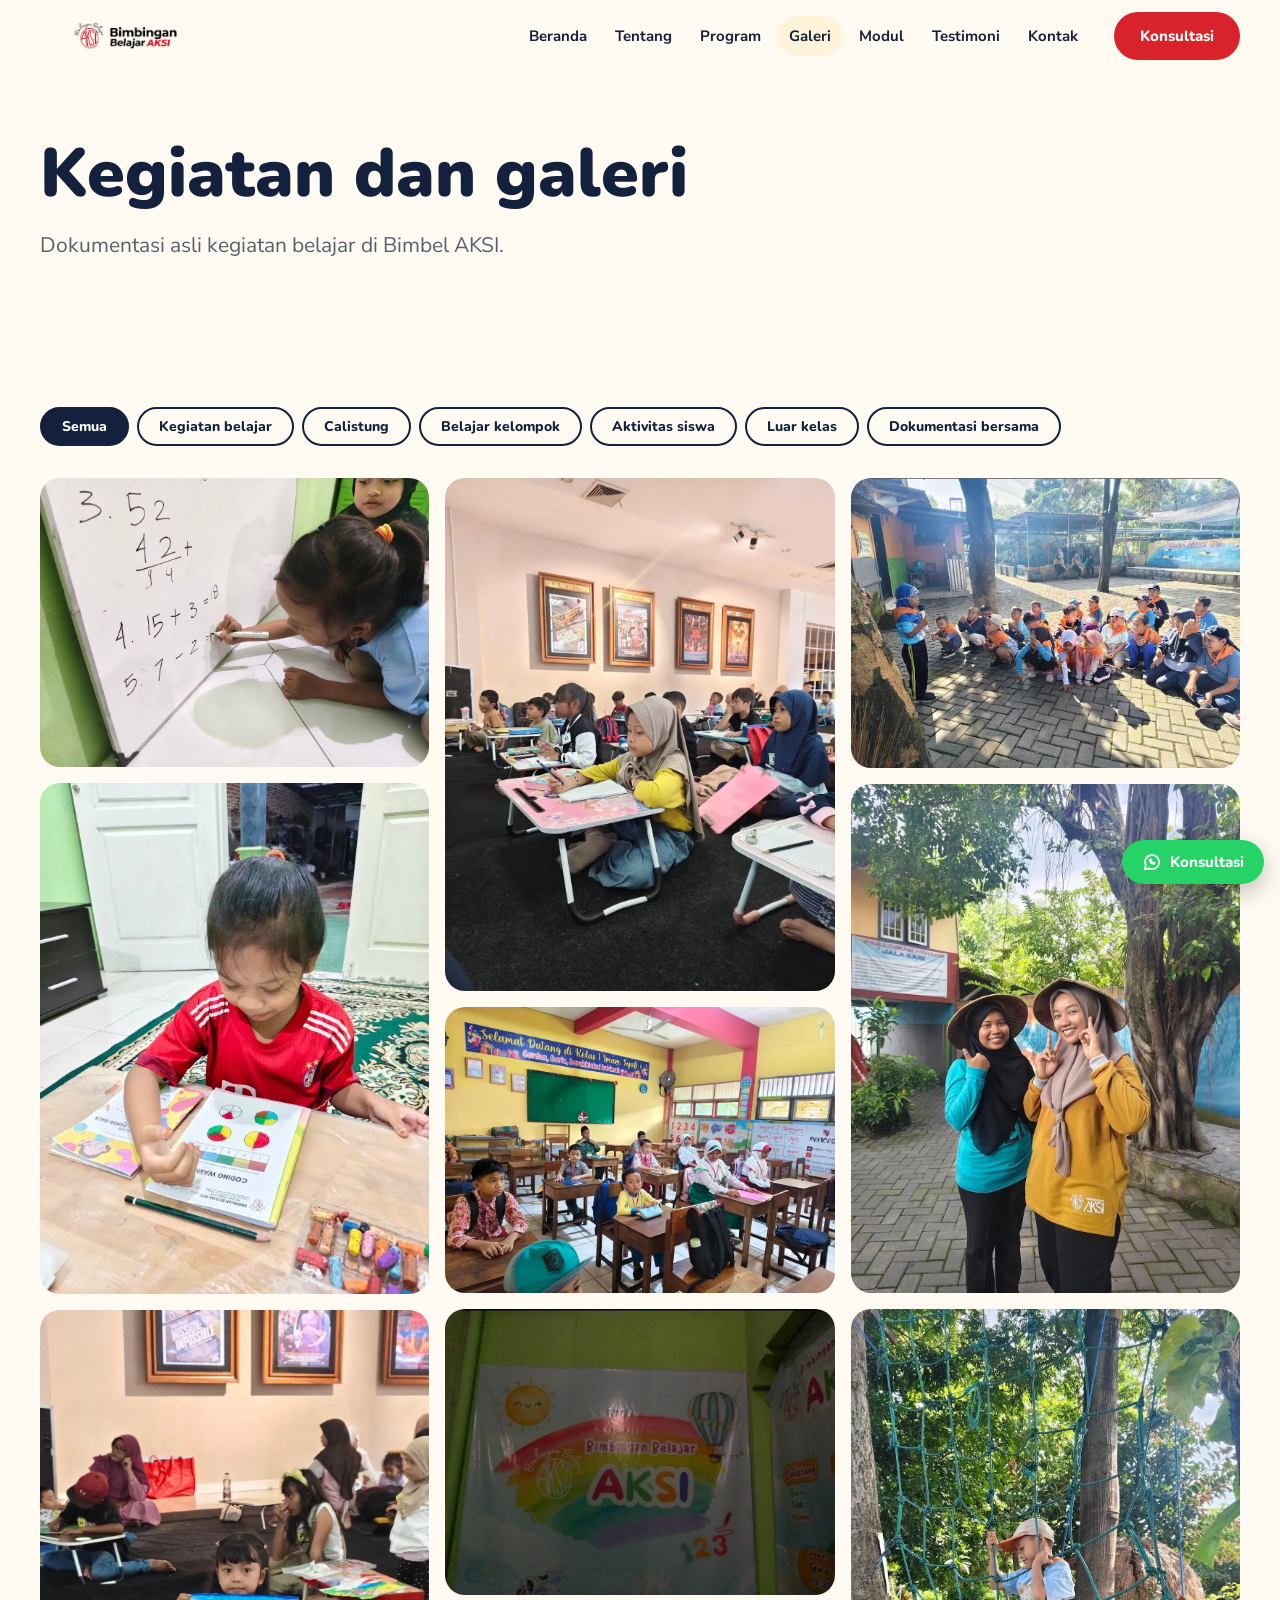
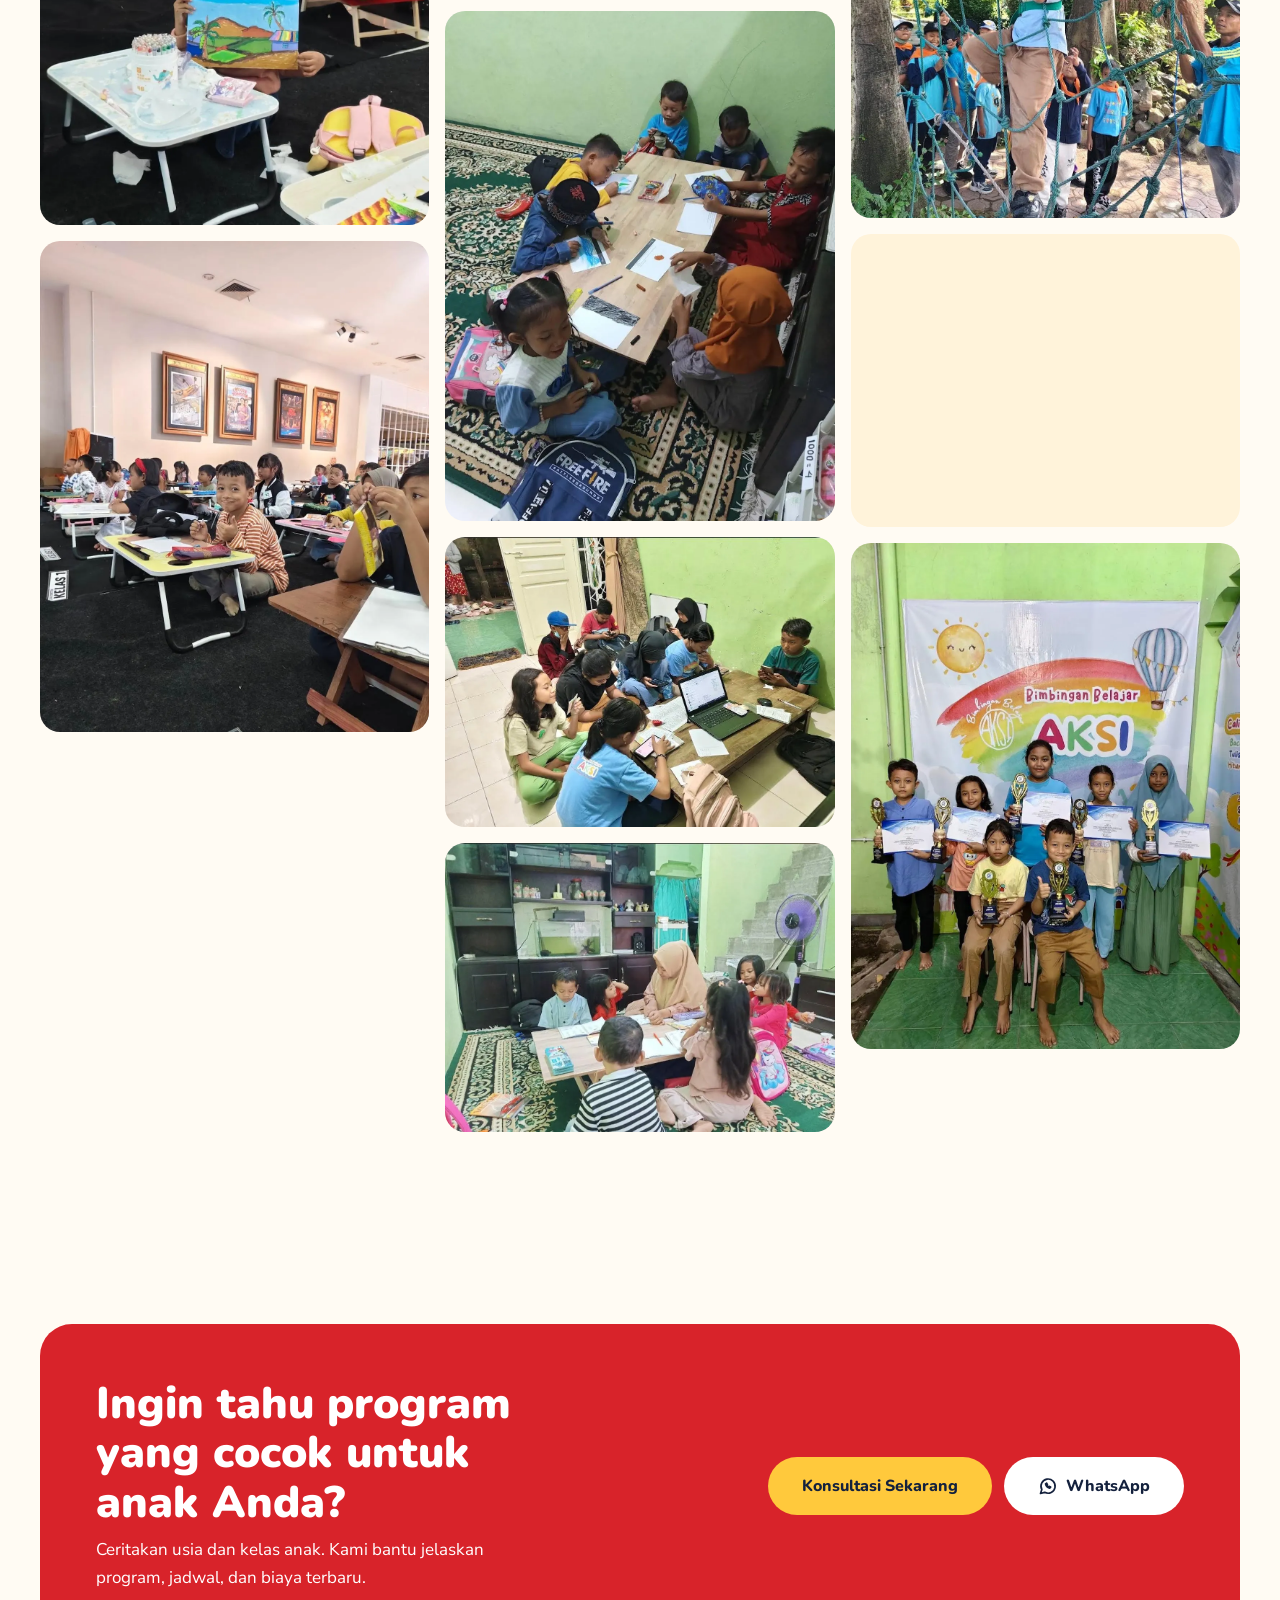
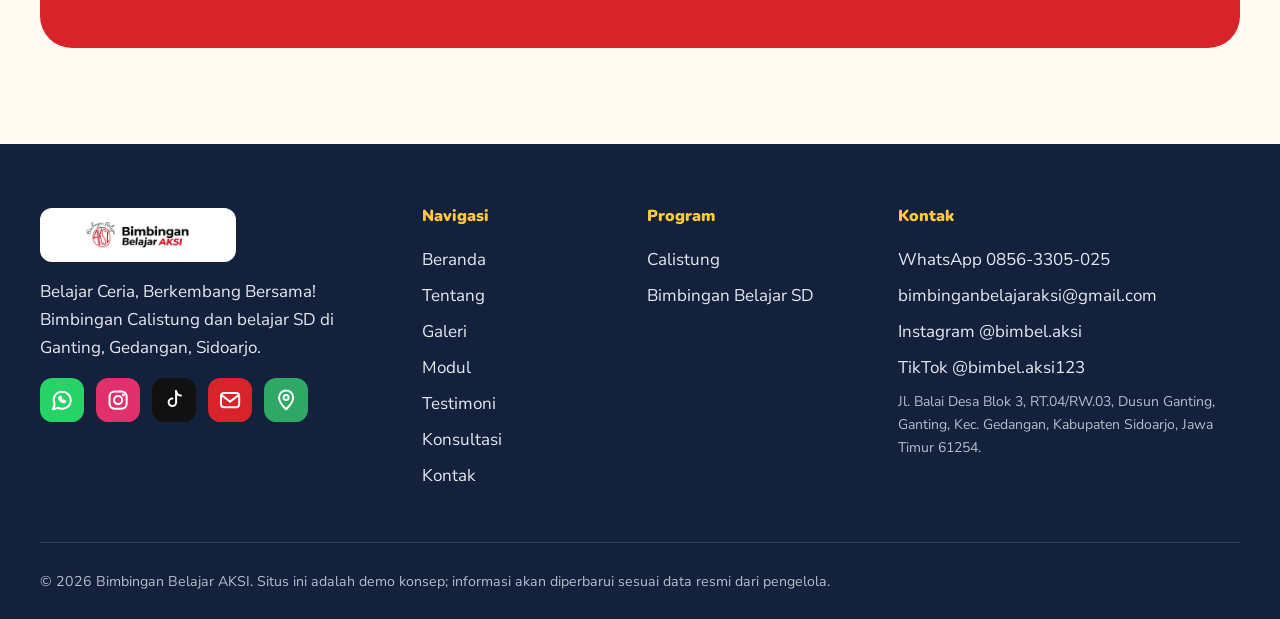
<file: galeri/index.html>
<!doctype html><html lang="id"><head><meta charset="utf-8"><meta name="viewport" content="width=device-width,initial-scale=1,viewport-fit=cover">
<title>Galeri Kegiatan Belajar | Bimbel AKSI Gedangan</title><meta name="description" content="Dokumentasi asli kegiatan belajar, Calistung, dan aktivitas siswa Bimbel AKSI."><meta property="og:title" content="Galeri Kegiatan Belajar | Bimbel AKSI Gedangan"><meta property="og:description" content="Dokumentasi asli kegiatan belajar, Calistung, dan aktivitas siswa Bimbel AKSI."><meta property="og:type" content="website"><meta property="og:locale" content="id_ID"><meta property="og:image" content="https://example.com/assets/img/papan-tulis.webp">
<link rel="icon" href="../assets/img/favicon.png"><link rel="preconnect" href="https://fonts.googleapis.com"><link rel="preconnect" href="https://fonts.gstatic.com" crossorigin>
<link rel="stylesheet" href="https://fonts.googleapis.com/css2?family=Nunito:wght@700;800;900&family=Nunito+Sans:wght@400;600;700&display=swap"><link rel="stylesheet" href="../assets/style.css"><script type="application/ld+json">{"@context": "https://schema.org", "@type": "EducationalOrganization", "name": "Bimbingan Belajar AKSI", "telephone": "+628563305025", "email": "bimbinganbelajaraksi@gmail.com", "address": {"@type": "PostalAddress", "streetAddress": "Jl. Balai Desa Blok 3, RT.04/RW.03, Dusun Ganting, Ganting, Kec. Gedangan, Kabupaten Sidoarjo, Jawa Timur 61254.", "addressLocality": "Gedangan", "addressRegion": "Jawa Timur", "addressCountry": "ID"}, "hasMap": "https://maps.app.goo.gl/pmybYHiky3W4Xg486", "sameAs": ["https://www.instagram.com/bimbel.aksi", "https://www.tiktok.com/@bimbel.aksi123"]}</script></head><body>
<a class="skip" href="#main">Lewati ke konten</a>
<header class="hdr" id="hdr"><div class="wrap hdr-in"><a class="logo" href="../index.html" aria-label="Bimbel AKSI – Beranda"><img src="../assets/img/logo-horizontal.jpg" alt="Bimbingan Belajar AKSI" width="170" height="38"></a>
<nav aria-label="Navigasi utama" id="nav"><ul><li><a class="nl" href="../index.html">Beranda</a></li><li><a class="nl" href="../tentang/index.html">Tentang</a></li><li class="has-dd"><a class="nl" href="../program/index.html">Program</a><button class="ddb" aria-label="Buka submenu Program" aria-expanded="false"><svg class="ic" viewBox="0 0 24 24" fill="none" stroke="currentColor" stroke-width="2" stroke-linecap="round" stroke-linejoin="round" aria-hidden="true"><path d="M6 9l6 6 6-6"/></svg></button><div class="dd"><a href="../program/calistung/index.html">Calistung</a><a href="../program/bimbingan-sd/index.html">Bimbingan Belajar SD</a></div></li><li><a class="nl" href="../galeri/index.html" aria-current="page">Galeri</a></li><li><a class="nl" href="../modul/index.html">Modul</a></li><li><a class="nl" href="../testimoni/index.html">Testimoni</a></li><li><a class="nl" href="../kontak/index.html">Kontak</a></li></ul></nav><a class="btn btn-r hdr-cta" href="../pendaftaran/index.html">Konsultasi</a><button class="burger" id="burger" aria-label="Buka menu" aria-expanded="false" aria-controls="nav"><svg class="ic" viewBox="0 0 24 24" fill="none" stroke="currentColor" stroke-width="2" stroke-linecap="round" stroke-linejoin="round" aria-hidden="true"><path d="M4 7h16M4 12h16M4 17h16"/></svg></button></div></header>
<main id="main"><section class="phead"><div class="wrap"><h1 class="rv">Kegiatan dan galeri</h1><p class="lede rv">Dokumentasi asli kegiatan belajar di Bimbel AKSI.</p></div></section><section class="sec"><div class="wrap"><div class="filters" role="group" aria-label="Filter kategori"><button class="fb-btn" data-f="semua" aria-pressed="true">Semua</button><button class="fb-btn" data-f="belajar" aria-pressed="false">Kegiatan belajar</button><button class="fb-btn" data-f="calistung" aria-pressed="false">Calistung</button><button class="fb-btn" data-f="kelompok" aria-pressed="false">Belajar kelompok</button><button class="fb-btn" data-f="aktivitas" aria-pressed="false">Aktivitas siswa</button><button class="fb-btn" data-f="luar" aria-pressed="false">Luar kelas</button><button class="fb-btn" data-f="bersama" aria-pressed="false">Dokumentasi bersama</button></div><div class="masonry" id="gal"><figure class="gi wide imgr" data-c="calistung"><button class="gb" data-full="../assets/img/papan-tulis.webp" data-alt="Anak berlatih berhitung di papan tulis" aria-label="Perbesar foto: Anak berlatih berhitung di papan tulis"><img class="" src="../assets/img/papan-tulis.webp" alt="Anak berlatih berhitung di papan tulis" width="1080" height="1080" loading="lazy" decoding="async"></button></figure><figure class="gi tall imgr" data-c="calistung"><button class="gb" data-full="../assets/img/calistung-1.webp" data-alt="Anak mengerjakan kegiatan belajar di papan warna" aria-label="Perbesar foto: Anak mengerjakan kegiatan belajar di papan warna"><img class="" src="../assets/img/calistung-1.webp" alt="Anak mengerjakan kegiatan belajar di papan warna" width="1080" height="1080" loading="lazy" decoding="async"></button></figure><figure class="gi tall imgr" data-c="calistung"><button class="gb" data-full="../assets/img/belajar-1.webp" data-alt="Anak-anak belajar di meja lipat" aria-label="Perbesar foto: Anak-anak belajar di meja lipat"><img class="" src="../assets/img/belajar-1.webp" alt="Anak-anak belajar di meja lipat" width="1080" height="1080" loading="lazy" decoding="async"></button></figure><figure class="gi tall imgr" data-c="belajar"><button class="gb" data-full="../assets/img/kelas-1.webp" data-alt="Suasana kelas dengan anak-anak belajar bersama" aria-label="Perbesar foto: Suasana kelas dengan anak-anak belajar bersama"><img class="" src="../assets/img/kelas-1.webp" alt="Suasana kelas dengan anak-anak belajar bersama" width="1080" height="1080" loading="lazy" decoding="async"></button></figure><figure class="gi tall imgr" data-c="belajar"><button class="gb" data-full="../assets/img/kelas-2.webp" data-alt="Kelas dengan meja lipat dan karpet" aria-label="Perbesar foto: Kelas dengan meja lipat dan karpet"><img class="" src="../assets/img/kelas-2.webp" alt="Kelas dengan meja lipat dan karpet" width="1080" height="1080" loading="lazy" decoding="async"></button></figure><figure class="gi wide imgr" data-c="belajar"><button class="gb" data-full="../assets/img/kelas-3.webp" data-alt="Ruang belajar dengan dinding berwarna" aria-label="Perbesar foto: Ruang belajar dengan dinding berwarna"><img class="" src="../assets/img/kelas-3.webp" alt="Ruang belajar dengan dinding berwarna" width="1080" height="1080" loading="lazy" decoding="async"></button></figure><figure class="gi wide imgr" data-c="belajar"><button class="gb" data-full="../assets/img/dinding.webp" data-alt="Dinding ruang belajar bergambar pelangi dan logo AKSI" aria-label="Perbesar foto: Dinding ruang belajar bergambar pelangi dan logo AKSI"><img class="" src="../assets/img/dinding.webp" alt="Dinding ruang belajar bergambar pelangi dan logo AKSI" width="1080" height="1080" loading="lazy" decoding="async"></button></figure><figure class="gi tall imgr" data-c="kelompok"><button class="gb" data-full="../assets/img/kelompok-1.webp" data-alt="Pembelajaran kelompok dengan modul" aria-label="Perbesar foto: Pembelajaran kelompok dengan modul"><img class="" src="../assets/img/kelompok-1.webp" alt="Pembelajaran kelompok dengan modul" width="1080" height="1080" loading="lazy" decoding="async"></button></figure><figure class="gi wide imgr" data-c="kelompok"><button class="gb" data-full="../assets/img/kelompok-2.webp" data-alt="Anak belajar bersama pendamping" aria-label="Perbesar foto: Anak belajar bersama pendamping"><img class="" src="../assets/img/kelompok-2.webp" alt="Anak belajar bersama pendamping" width="1080" height="1080" loading="lazy" decoding="async"></button></figure><figure class="gi wide imgr" data-c="kelompok"><button class="gb" data-full="../assets/img/meja-anak.webp" data-alt="Anak-anak mengerjakan tugas di meja" aria-label="Perbesar foto: Anak-anak mengerjakan tugas di meja"><img class="" src="../assets/img/meja-anak.webp" alt="Anak-anak mengerjakan tugas di meja" width="1080" height="1080" loading="lazy" decoding="async"></button></figure><figure class="gi wide imgr" data-c="aktivitas"><button class="gb" data-full="../assets/img/aktivitas-1.webp" data-alt="Aktivitas anak duduk bersama di luar ruangan" aria-label="Perbesar foto: Aktivitas anak duduk bersama di luar ruangan"><img class="" src="../assets/img/aktivitas-1.webp" alt="Aktivitas anak duduk bersama di luar ruangan" width="1080" height="1080" loading="lazy" decoding="async"></button></figure><figure class="gi tall imgr" data-c="aktivitas"><button class="gb" data-full="../assets/img/aktivitas-2.webp" data-alt="Kegiatan siswa di luar ruangan" aria-label="Perbesar foto: Kegiatan siswa di luar ruangan"><img class="" src="../assets/img/aktivitas-2.webp" alt="Kegiatan siswa di luar ruangan" width="1080" height="1080" loading="lazy" decoding="async"></button></figure><figure class="gi tall imgr" data-c="luar"><button class="gb" data-full="../assets/img/luar-pohon.webp" data-alt="Kegiatan belajar di luar kelas" aria-label="Perbesar foto: Kegiatan belajar di luar kelas"><img class="" src="../assets/img/luar-pohon.webp" alt="Kegiatan belajar di luar kelas" width="1080" height="1080" loading="lazy" decoding="async"></button></figure><figure class="gi wide imgr" data-c="luar"><button class="gb" data-full="../assets/img/luar-duduk.webp" data-alt="Anak-anak duduk melingkar di luar kelas" aria-label="Perbesar foto: Anak-anak duduk melingkar di luar kelas"><img class="" src="../assets/img/luar-duduk.webp" alt="Anak-anak duduk melingkar di luar kelas" width="1080" height="1080" loading="lazy" decoding="async"></button></figure><figure class="gi tall imgr" data-c="bersama"><button class="gb" data-full="../assets/img/bersama.webp" data-alt="Dokumentasi bersama siswa di depan dinding AKSI" aria-label="Perbesar foto: Dokumentasi bersama siswa di depan dinding AKSI"><img class="" src="../assets/img/bersama.webp" alt="Dokumentasi bersama siswa di depan dinding AKSI" width="1080" height="1080" loading="lazy" decoding="async"></button></figure></div></div></section><section class="sec"><div class="wrap"><div class="ctab rv"><div><h2>Ingin tahu program yang cocok untuk anak Anda?</h2><p>Ceritakan usia dan kelas anak. Kami bantu jelaskan program, jadwal, dan biaya terbaru.</p></div><div class="acts"><a class="btn btn-y btn-l" href="../pendaftaran/index.html">Konsultasi Sekarang</a><a class="btn btn-w btn-l" href="https://wa.me/628563305025" target="_blank" rel="noopener"><svg class="ic" viewBox="0 0 24 24" fill="none" stroke="currentColor" stroke-width="2" stroke-linecap="round" stroke-linejoin="round" aria-hidden="true"><path d="M3 21l1.6-4.8A8.5 8.5 0 1 1 8 19.6L3 21z"/><path d="M9 9.5c.5 2.5 2.5 4.5 5 5l1.2-1.2-2-1-.8.8a4 4 0 0 1-1.8-1.8l.8-.8-1-2L9 9.5z"/></svg>WhatsApp</a></div></div></div></section><dialog id="lb" aria-label="Pratinjau foto"><button class="lb-x" aria-label="Tutup"><svg class="ic" viewBox="0 0 24 24" fill="none" stroke="currentColor" stroke-width="2" stroke-linecap="round" stroke-linejoin="round" aria-hidden="true"><path d="M6 6l12 12M18 6L6 18"/></svg></button><img alt=""><p></p></dialog></main>
<footer class="ftr"><div class="wrap fg"><div><img class="flogo" src="../assets/img/logo-horizontal.jpg" alt="Bimbingan Belajar AKSI" width="170" height="38"><p>Belajar Ceria, Berkembang Bersama! Bimbingan Calistung dan belajar SD di Ganting, Gedangan, Sidoarjo.</p><div class="socs"><a class="soc" style="--b:#25D366;--s:44px" href="https://wa.me/628563305025" target="_blank" rel="noopener" aria-label="WhatsApp Bimbel AKSI"><svg class="ic" viewBox="0 0 24 24" fill="none" stroke="currentColor" stroke-width="2" stroke-linecap="round" stroke-linejoin="round" aria-hidden="true"><path d="M3 21l1.6-4.8A8.5 8.5 0 1 1 8 19.6L3 21z"/><path d="M9 9.5c.5 2.5 2.5 4.5 5 5l1.2-1.2-2-1-.8.8a4 4 0 0 1-1.8-1.8l.8-.8-1-2L9 9.5z"/></svg></a><a class="soc" style="--b:#E1306C;--s:44px" href="https://www.instagram.com/bimbel.aksi" target="_blank" rel="noopener" aria-label="Instagram Bimbel AKSI"><svg class="ic" viewBox="0 0 24 24" fill="none" stroke="currentColor" stroke-width="2" stroke-linecap="round" stroke-linejoin="round" aria-hidden="true"><rect x="3.5" y="3.5" width="17" height="17" rx="5"/><circle cx="12" cy="12" r="4"/><circle cx="17.2" cy="6.8" r=".6"/></svg></a><a class="soc" style="--b:#111111;--s:44px" href="https://www.tiktok.com/@bimbel.aksi123" target="_blank" rel="noopener" aria-label="TikTok Bimbel AKSI"><svg class="ic" viewBox="0 0 24 24" fill="none" stroke="currentColor" stroke-width="2" stroke-linecap="round" stroke-linejoin="round" aria-hidden="true"><path d="M14 3v11.2a3.7 3.7 0 1 1-3.7-3.7"/><path d="M14 3c.3 2.5 2 4.2 4.7 4.5"/></svg></a><a class="soc" style="--b:#D8232A;--s:44px" href="mailto:bimbinganbelajaraksi@gmail.com" aria-label="Email Bimbel AKSI"><svg class="ic" viewBox="0 0 24 24" fill="none" stroke="currentColor" stroke-width="2" stroke-linecap="round" stroke-linejoin="round" aria-hidden="true"><rect x="3" y="5" width="18" height="14" rx="3"/><path d="M4 7.5l8 6 8-6"/></svg></a><a class="soc" style="--b:#2FA866;--s:44px" href="https://maps.app.goo.gl/pmybYHiky3W4Xg486" target="_blank" rel="noopener" aria-label="Google Maps Bimbel AKSI"><svg class="ic" viewBox="0 0 24 24" fill="none" stroke="currentColor" stroke-width="2" stroke-linecap="round" stroke-linejoin="round" aria-hidden="true"><path d="M12 21s7-6.2 7-11.5A7 7 0 0 0 5 9.5C5 14.8 12 21 12 21z"/><circle cx="12" cy="9.5" r="2.5"/></svg></a></div></div>
<div><h2>Navigasi</h2><ul><li><a href="../index.html">Beranda</a></li><li><a href="../tentang/index.html">Tentang</a></li><li><a href="../galeri/index.html">Galeri</a></li><li><a href="../modul/index.html">Modul</a></li><li><a href="../testimoni/index.html">Testimoni</a></li><li><a href="../pendaftaran/index.html">Konsultasi</a></li><li><a href="../kontak/index.html">Kontak</a></li></ul></div><div><h2>Program</h2><ul><li><a href="../program/calistung/index.html">Calistung</a></li><li><a href="../program/bimbingan-sd/index.html">Bimbingan Belajar SD</a></li></ul></div>
<div><h2>Kontak</h2><ul><li><a href="https://wa.me/628563305025" target="_blank" rel="noopener">WhatsApp 0856-3305-025</a></li><li><a href="mailto:bimbinganbelajaraksi@gmail.com">bimbinganbelajaraksi@gmail.com</a></li><li><a href="https://www.instagram.com/bimbel.aksi" target="_blank" rel="noopener">Instagram @bimbel.aksi</a></li><li><a href="https://www.tiktok.com/@bimbel.aksi123" target="_blank" rel="noopener">TikTok @bimbel.aksi123</a></li><li class="ad">Jl. Balai Desa Blok 3, RT.04/RW.03, Dusun Ganting, Ganting, Kec. Gedangan, Kabupaten Sidoarjo, Jawa Timur 61254.</li></ul></div></div>
<div class="wrap fb"><small>© 2026 Bimbingan Belajar AKSI. Situs ini adalah demo konsep; informasi akan diperbarui sesuai data resmi dari pengelola.</small></div></footer>
<a class="wafab" href="https://wa.me/628563305025?text=Halo%20Bimbel%20AKSI%2C%20saya%20ingin%20berkonsultasi%20mengenai%20program%20belajar." target="_blank" rel="noopener" aria-label="Konsultasi via WhatsApp"><svg class="ic" viewBox="0 0 24 24" fill="none" stroke="currentColor" stroke-width="2" stroke-linecap="round" stroke-linejoin="round" aria-hidden="true"><path d="M3 21l1.6-4.8A8.5 8.5 0 1 1 8 19.6L3 21z"/><path d="M9 9.5c.5 2.5 2.5 4.5 5 5l1.2-1.2-2-1-.8.8a4 4 0 0 1-1.8-1.8l.8-.8-1-2L9 9.5z"/></svg><span>Konsultasi</span></a>
<script src="../assets/app.js" defer></script></body></html>
</file>
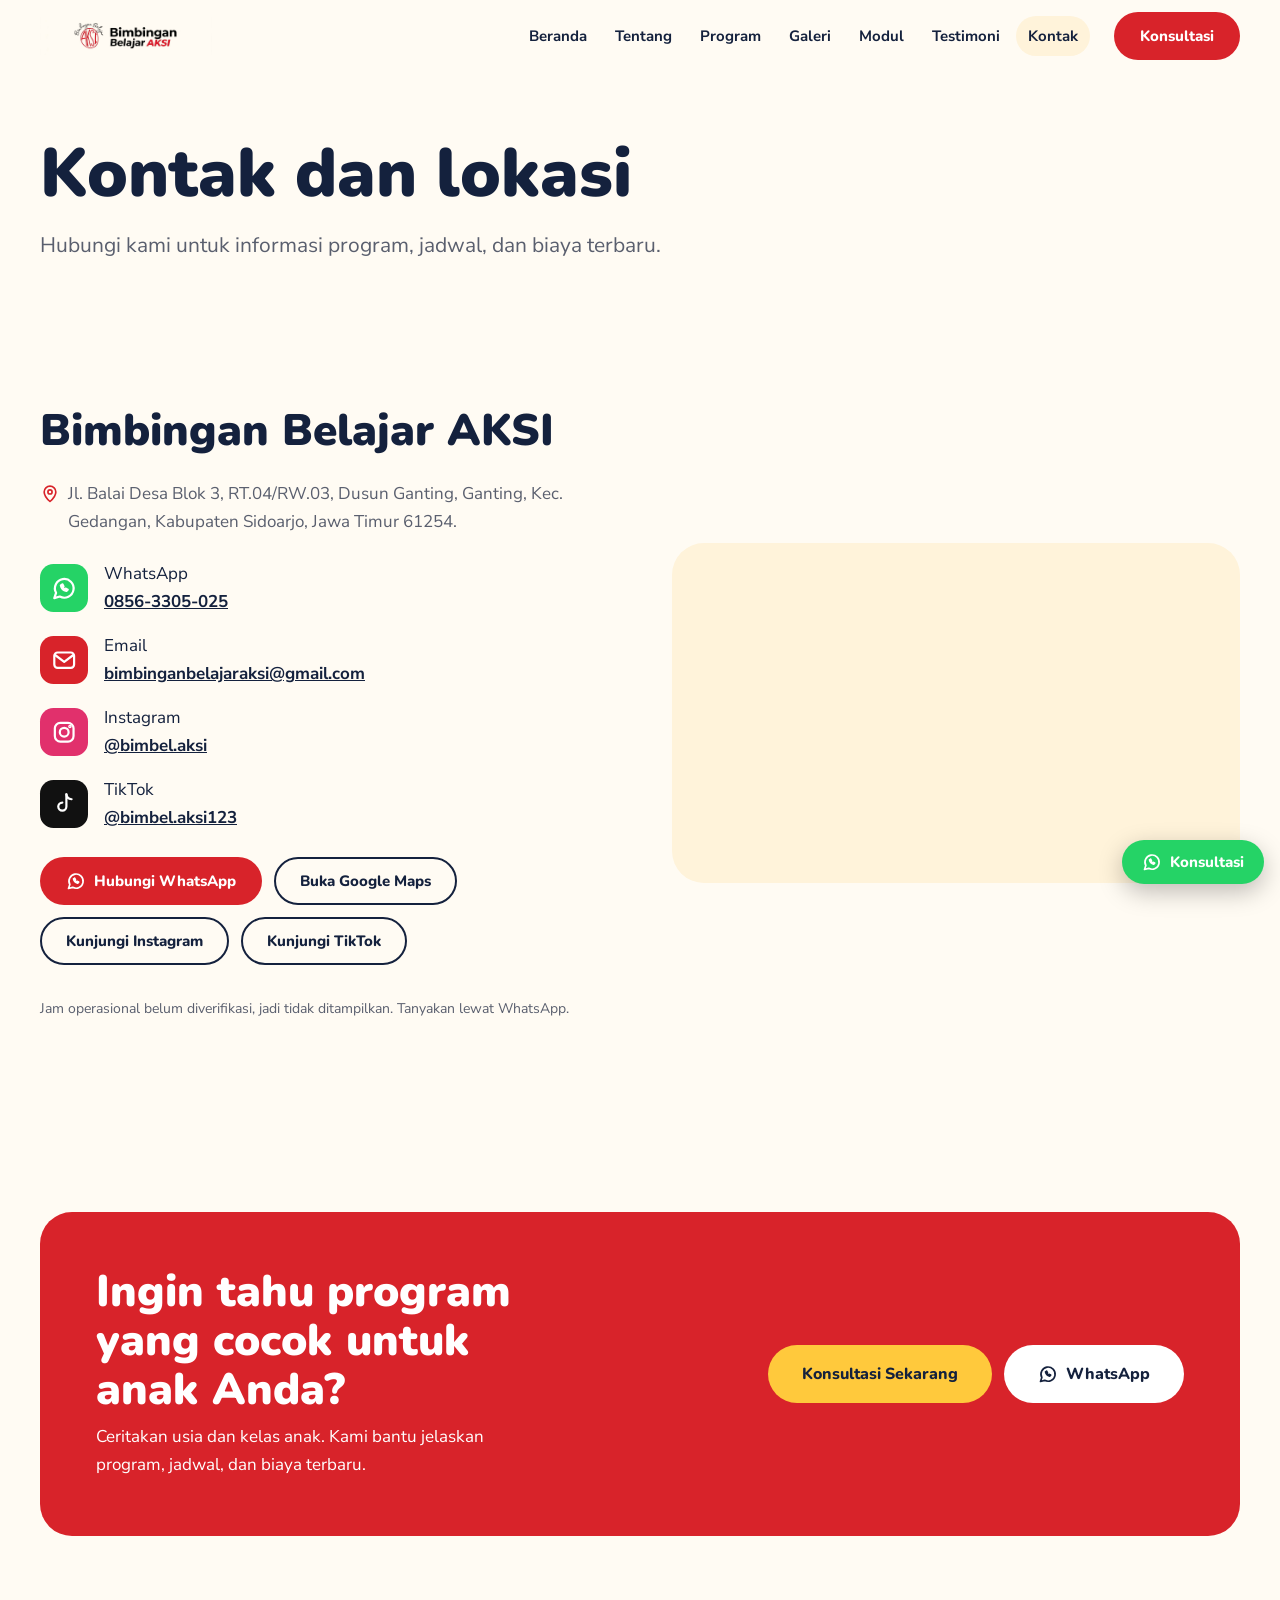
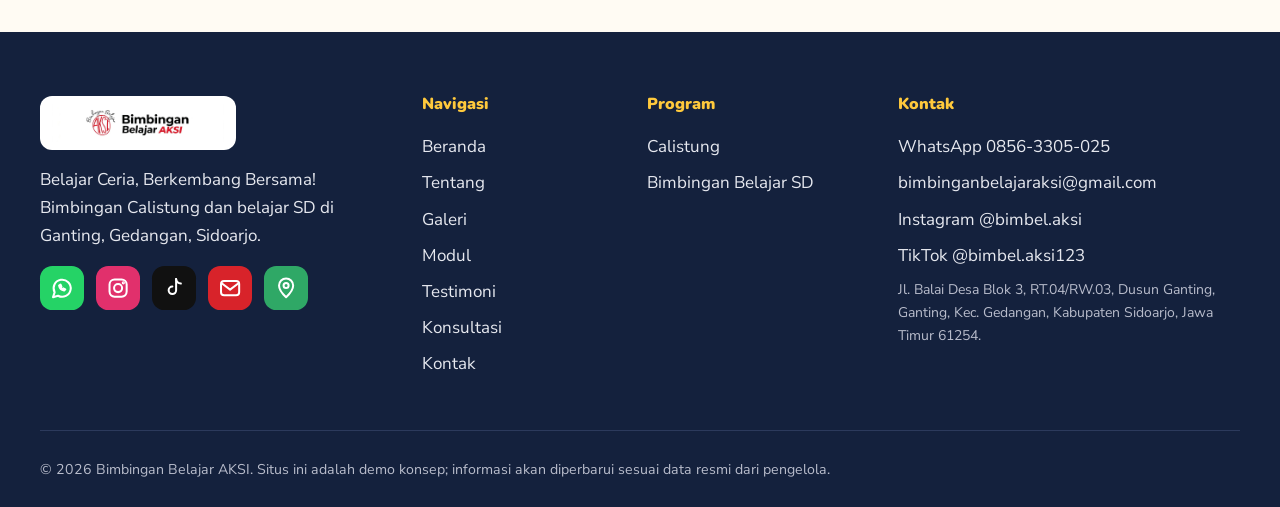
<file: kontak/index.html>
<!doctype html><html lang="id"><head><meta charset="utf-8"><meta name="viewport" content="width=device-width,initial-scale=1,viewport-fit=cover">
<title>Kontak dan Lokasi | Bimbel AKSI Gedangan Sidoarjo</title><meta name="description" content="Alamat, WhatsApp, email, Instagram, TikTok, dan Google Maps Bimbel AKSI di Ganting, Gedangan, Sidoarjo."><meta property="og:title" content="Kontak dan Lokasi | Bimbel AKSI Gedangan Sidoarjo"><meta property="og:description" content="Alamat, WhatsApp, email, Instagram, TikTok, dan Google Maps Bimbel AKSI di Ganting, Gedangan, Sidoarjo."><meta property="og:type" content="website"><meta property="og:locale" content="id_ID"><meta property="og:image" content="https://example.com/assets/img/papan-tulis.webp">
<link rel="icon" href="../assets/img/favicon.png"><link rel="preconnect" href="https://fonts.googleapis.com"><link rel="preconnect" href="https://fonts.gstatic.com" crossorigin>
<link rel="stylesheet" href="https://fonts.googleapis.com/css2?family=Nunito:wght@700;800;900&family=Nunito+Sans:wght@400;600;700&display=swap"><link rel="stylesheet" href="../assets/style.css"><script type="application/ld+json">{"@context": "https://schema.org", "@type": "EducationalOrganization", "name": "Bimbingan Belajar AKSI", "telephone": "+628563305025", "email": "bimbinganbelajaraksi@gmail.com", "address": {"@type": "PostalAddress", "streetAddress": "Jl. Balai Desa Blok 3, RT.04/RW.03, Dusun Ganting, Ganting, Kec. Gedangan, Kabupaten Sidoarjo, Jawa Timur 61254.", "addressLocality": "Gedangan", "addressRegion": "Jawa Timur", "addressCountry": "ID"}, "hasMap": "https://maps.app.goo.gl/pmybYHiky3W4Xg486", "sameAs": ["https://www.instagram.com/bimbel.aksi", "https://www.tiktok.com/@bimbel.aksi123"]}</script></head><body>
<a class="skip" href="#main">Lewati ke konten</a>
<header class="hdr" id="hdr"><div class="wrap hdr-in"><a class="logo" href="../index.html" aria-label="Bimbel AKSI – Beranda"><img src="../assets/img/logo-horizontal.jpg" alt="Bimbingan Belajar AKSI" width="170" height="38"></a>
<nav aria-label="Navigasi utama" id="nav"><ul><li><a class="nl" href="../index.html">Beranda</a></li><li><a class="nl" href="../tentang/index.html">Tentang</a></li><li class="has-dd"><a class="nl" href="../program/index.html">Program</a><button class="ddb" aria-label="Buka submenu Program" aria-expanded="false"><svg class="ic" viewBox="0 0 24 24" fill="none" stroke="currentColor" stroke-width="2" stroke-linecap="round" stroke-linejoin="round" aria-hidden="true"><path d="M6 9l6 6 6-6"/></svg></button><div class="dd"><a href="../program/calistung/index.html">Calistung</a><a href="../program/bimbingan-sd/index.html">Bimbingan Belajar SD</a></div></li><li><a class="nl" href="../galeri/index.html">Galeri</a></li><li><a class="nl" href="../modul/index.html">Modul</a></li><li><a class="nl" href="../testimoni/index.html">Testimoni</a></li><li><a class="nl" href="../kontak/index.html" aria-current="page">Kontak</a></li></ul></nav><a class="btn btn-r hdr-cta" href="../pendaftaran/index.html">Konsultasi</a><button class="burger" id="burger" aria-label="Buka menu" aria-expanded="false" aria-controls="nav"><svg class="ic" viewBox="0 0 24 24" fill="none" stroke="currentColor" stroke-width="2" stroke-linecap="round" stroke-linejoin="round" aria-hidden="true"><path d="M4 7h16M4 12h16M4 17h16"/></svg></button></div></header>
<main id="main"><section class="phead"><div class="wrap"><h1 class="rv">Kontak dan lokasi</h1><p class="lede rv">Hubungi kami untuk informasi program, jadwal, dan biaya terbaru.</p></div></section><section class="sec"><div class="wrap two"><div class="ctl"><h2 class="rv">Bimbingan Belajar AKSI</h2><p class="addr rv"><svg class="ic" viewBox="0 0 24 24" fill="none" stroke="currentColor" stroke-width="2" stroke-linecap="round" stroke-linejoin="round" aria-hidden="true"><path d="M12 21s7-6.2 7-11.5A7 7 0 0 0 5 9.5C5 14.8 12 21 12 21z"/><circle cx="12" cy="9.5" r="2.5"/></svg><span>Jl. Balai Desa Blok 3, RT.04/RW.03, Dusun Ganting, Ganting, Kec. Gedangan, Kabupaten Sidoarjo, Jawa Timur 61254.</span></p>
<ul class="clist rv"><li><a class="soc" style="--b:#25D366;--s:48px" href="https://wa.me/628563305025" target="_blank" rel="noopener" aria-label="WhatsApp Bimbel AKSI"><svg class="ic" viewBox="0 0 24 24" fill="none" stroke="currentColor" stroke-width="2" stroke-linecap="round" stroke-linejoin="round" aria-hidden="true"><path d="M3 21l1.6-4.8A8.5 8.5 0 1 1 8 19.6L3 21z"/><path d="M9 9.5c.5 2.5 2.5 4.5 5 5l1.2-1.2-2-1-.8.8a4 4 0 0 1-1.8-1.8l.8-.8-1-2L9 9.5z"/></svg></a><span>WhatsApp<br><a href="https://wa.me/628563305025" target="_blank" rel="noopener">0856-3305-025</a></span></li><li><a class="soc" style="--b:#D8232A;--s:48px" href="mailto:bimbinganbelajaraksi@gmail.com" aria-label="Email Bimbel AKSI"><svg class="ic" viewBox="0 0 24 24" fill="none" stroke="currentColor" stroke-width="2" stroke-linecap="round" stroke-linejoin="round" aria-hidden="true"><rect x="3" y="5" width="18" height="14" rx="3"/><path d="M4 7.5l8 6 8-6"/></svg></a><span>Email<br><a href="mailto:bimbinganbelajaraksi@gmail.com">bimbinganbelajaraksi@gmail.com</a></span></li><li><a class="soc" style="--b:#E1306C;--s:48px" href="https://www.instagram.com/bimbel.aksi" target="_blank" rel="noopener" aria-label="Instagram Bimbel AKSI"><svg class="ic" viewBox="0 0 24 24" fill="none" stroke="currentColor" stroke-width="2" stroke-linecap="round" stroke-linejoin="round" aria-hidden="true"><rect x="3.5" y="3.5" width="17" height="17" rx="5"/><circle cx="12" cy="12" r="4"/><circle cx="17.2" cy="6.8" r=".6"/></svg></a><span>Instagram<br><a href="https://www.instagram.com/bimbel.aksi" target="_blank" rel="noopener">@bimbel.aksi</a></span></li><li><a class="soc" style="--b:#111111;--s:48px" href="https://www.tiktok.com/@bimbel.aksi123" target="_blank" rel="noopener" aria-label="TikTok Bimbel AKSI"><svg class="ic" viewBox="0 0 24 24" fill="none" stroke="currentColor" stroke-width="2" stroke-linecap="round" stroke-linejoin="round" aria-hidden="true"><path d="M14 3v11.2a3.7 3.7 0 1 1-3.7-3.7"/><path d="M14 3c.3 2.5 2 4.2 4.7 4.5"/></svg></a><span>TikTok<br><a href="https://www.tiktok.com/@bimbel.aksi123" target="_blank" rel="noopener">@bimbel.aksi123</a></span></li></ul>
<div class="acts"><a class="btn btn-r" href="https://wa.me/628563305025" target="_blank" rel="noopener"><svg class="ic" viewBox="0 0 24 24" fill="none" stroke="currentColor" stroke-width="2" stroke-linecap="round" stroke-linejoin="round" aria-hidden="true"><path d="M3 21l1.6-4.8A8.5 8.5 0 1 1 8 19.6L3 21z"/><path d="M9 9.5c.5 2.5 2.5 4.5 5 5l1.2-1.2-2-1-.8.8a4 4 0 0 1-1.8-1.8l.8-.8-1-2L9 9.5z"/></svg>Hubungi WhatsApp</a><a class="btn btn-o" href="https://maps.app.goo.gl/pmybYHiky3W4Xg486" target="_blank" rel="noopener">Buka Google Maps</a><a class="btn btn-o" href="https://www.instagram.com/bimbel.aksi" target="_blank" rel="noopener">Kunjungi Instagram</a><a class="btn btn-o" href="https://www.tiktok.com/@bimbel.aksi123" target="_blank" rel="noopener">Kunjungi TikTok</a></div><p class="note">Jam operasional belum diverifikasi, jadi tidak ditampilkan. Tanyakan lewat WhatsApp.</p></div>
<div class="map rv"><iframe title="Peta lokasi Bimbel AKSI" src="https://www.google.com/maps?q=Bimbel%20AKSI%20Jl.%20Balai%20Desa%20Blok%203%2C%20RT.04/RW.03%2C%20Dusun%20Ganting%2C%20Ganting%2C%20Kec.%20Gedangan%2C%20Kabupaten%20Sidoarjo%2C%20Jawa%20Timur%2061254.&output=embed" loading="lazy" referrerpolicy="no-referrer-when-downgrade"></iframe></div></div></section><section class="sec"><div class="wrap"><div class="ctab rv"><div><h2>Ingin tahu program yang cocok untuk anak Anda?</h2><p>Ceritakan usia dan kelas anak. Kami bantu jelaskan program, jadwal, dan biaya terbaru.</p></div><div class="acts"><a class="btn btn-y btn-l" href="../pendaftaran/index.html">Konsultasi Sekarang</a><a class="btn btn-w btn-l" href="https://wa.me/628563305025" target="_blank" rel="noopener"><svg class="ic" viewBox="0 0 24 24" fill="none" stroke="currentColor" stroke-width="2" stroke-linecap="round" stroke-linejoin="round" aria-hidden="true"><path d="M3 21l1.6-4.8A8.5 8.5 0 1 1 8 19.6L3 21z"/><path d="M9 9.5c.5 2.5 2.5 4.5 5 5l1.2-1.2-2-1-.8.8a4 4 0 0 1-1.8-1.8l.8-.8-1-2L9 9.5z"/></svg>WhatsApp</a></div></div></div></section></main>
<footer class="ftr"><div class="wrap fg"><div><img class="flogo" src="../assets/img/logo-horizontal.jpg" alt="Bimbingan Belajar AKSI" width="170" height="38"><p>Belajar Ceria, Berkembang Bersama! Bimbingan Calistung dan belajar SD di Ganting, Gedangan, Sidoarjo.</p><div class="socs"><a class="soc" style="--b:#25D366;--s:44px" href="https://wa.me/628563305025" target="_blank" rel="noopener" aria-label="WhatsApp Bimbel AKSI"><svg class="ic" viewBox="0 0 24 24" fill="none" stroke="currentColor" stroke-width="2" stroke-linecap="round" stroke-linejoin="round" aria-hidden="true"><path d="M3 21l1.6-4.8A8.5 8.5 0 1 1 8 19.6L3 21z"/><path d="M9 9.5c.5 2.5 2.5 4.5 5 5l1.2-1.2-2-1-.8.8a4 4 0 0 1-1.8-1.8l.8-.8-1-2L9 9.5z"/></svg></a><a class="soc" style="--b:#E1306C;--s:44px" href="https://www.instagram.com/bimbel.aksi" target="_blank" rel="noopener" aria-label="Instagram Bimbel AKSI"><svg class="ic" viewBox="0 0 24 24" fill="none" stroke="currentColor" stroke-width="2" stroke-linecap="round" stroke-linejoin="round" aria-hidden="true"><rect x="3.5" y="3.5" width="17" height="17" rx="5"/><circle cx="12" cy="12" r="4"/><circle cx="17.2" cy="6.8" r=".6"/></svg></a><a class="soc" style="--b:#111111;--s:44px" href="https://www.tiktok.com/@bimbel.aksi123" target="_blank" rel="noopener" aria-label="TikTok Bimbel AKSI"><svg class="ic" viewBox="0 0 24 24" fill="none" stroke="currentColor" stroke-width="2" stroke-linecap="round" stroke-linejoin="round" aria-hidden="true"><path d="M14 3v11.2a3.7 3.7 0 1 1-3.7-3.7"/><path d="M14 3c.3 2.5 2 4.2 4.7 4.5"/></svg></a><a class="soc" style="--b:#D8232A;--s:44px" href="mailto:bimbinganbelajaraksi@gmail.com" aria-label="Email Bimbel AKSI"><svg class="ic" viewBox="0 0 24 24" fill="none" stroke="currentColor" stroke-width="2" stroke-linecap="round" stroke-linejoin="round" aria-hidden="true"><rect x="3" y="5" width="18" height="14" rx="3"/><path d="M4 7.5l8 6 8-6"/></svg></a><a class="soc" style="--b:#2FA866;--s:44px" href="https://maps.app.goo.gl/pmybYHiky3W4Xg486" target="_blank" rel="noopener" aria-label="Google Maps Bimbel AKSI"><svg class="ic" viewBox="0 0 24 24" fill="none" stroke="currentColor" stroke-width="2" stroke-linecap="round" stroke-linejoin="round" aria-hidden="true"><path d="M12 21s7-6.2 7-11.5A7 7 0 0 0 5 9.5C5 14.8 12 21 12 21z"/><circle cx="12" cy="9.5" r="2.5"/></svg></a></div></div>
<div><h2>Navigasi</h2><ul><li><a href="../index.html">Beranda</a></li><li><a href="../tentang/index.html">Tentang</a></li><li><a href="../galeri/index.html">Galeri</a></li><li><a href="../modul/index.html">Modul</a></li><li><a href="../testimoni/index.html">Testimoni</a></li><li><a href="../pendaftaran/index.html">Konsultasi</a></li><li><a href="../kontak/index.html">Kontak</a></li></ul></div><div><h2>Program</h2><ul><li><a href="../program/calistung/index.html">Calistung</a></li><li><a href="../program/bimbingan-sd/index.html">Bimbingan Belajar SD</a></li></ul></div>
<div><h2>Kontak</h2><ul><li><a href="https://wa.me/628563305025" target="_blank" rel="noopener">WhatsApp 0856-3305-025</a></li><li><a href="mailto:bimbinganbelajaraksi@gmail.com">bimbinganbelajaraksi@gmail.com</a></li><li><a href="https://www.instagram.com/bimbel.aksi" target="_blank" rel="noopener">Instagram @bimbel.aksi</a></li><li><a href="https://www.tiktok.com/@bimbel.aksi123" target="_blank" rel="noopener">TikTok @bimbel.aksi123</a></li><li class="ad">Jl. Balai Desa Blok 3, RT.04/RW.03, Dusun Ganting, Ganting, Kec. Gedangan, Kabupaten Sidoarjo, Jawa Timur 61254.</li></ul></div></div>
<div class="wrap fb"><small>© 2026 Bimbingan Belajar AKSI. Situs ini adalah demo konsep; informasi akan diperbarui sesuai data resmi dari pengelola.</small></div></footer>
<a class="wafab" href="https://wa.me/628563305025?text=Halo%20Bimbel%20AKSI%2C%20saya%20ingin%20berkonsultasi%20mengenai%20program%20belajar." target="_blank" rel="noopener" aria-label="Konsultasi via WhatsApp"><svg class="ic" viewBox="0 0 24 24" fill="none" stroke="currentColor" stroke-width="2" stroke-linecap="round" stroke-linejoin="round" aria-hidden="true"><path d="M3 21l1.6-4.8A8.5 8.5 0 1 1 8 19.6L3 21z"/><path d="M9 9.5c.5 2.5 2.5 4.5 5 5l1.2-1.2-2-1-.8.8a4 4 0 0 1-1.8-1.8l.8-.8-1-2L9 9.5z"/></svg><span>Konsultasi</span></a>
<script src="../assets/app.js" defer></script></body></html>
</file>
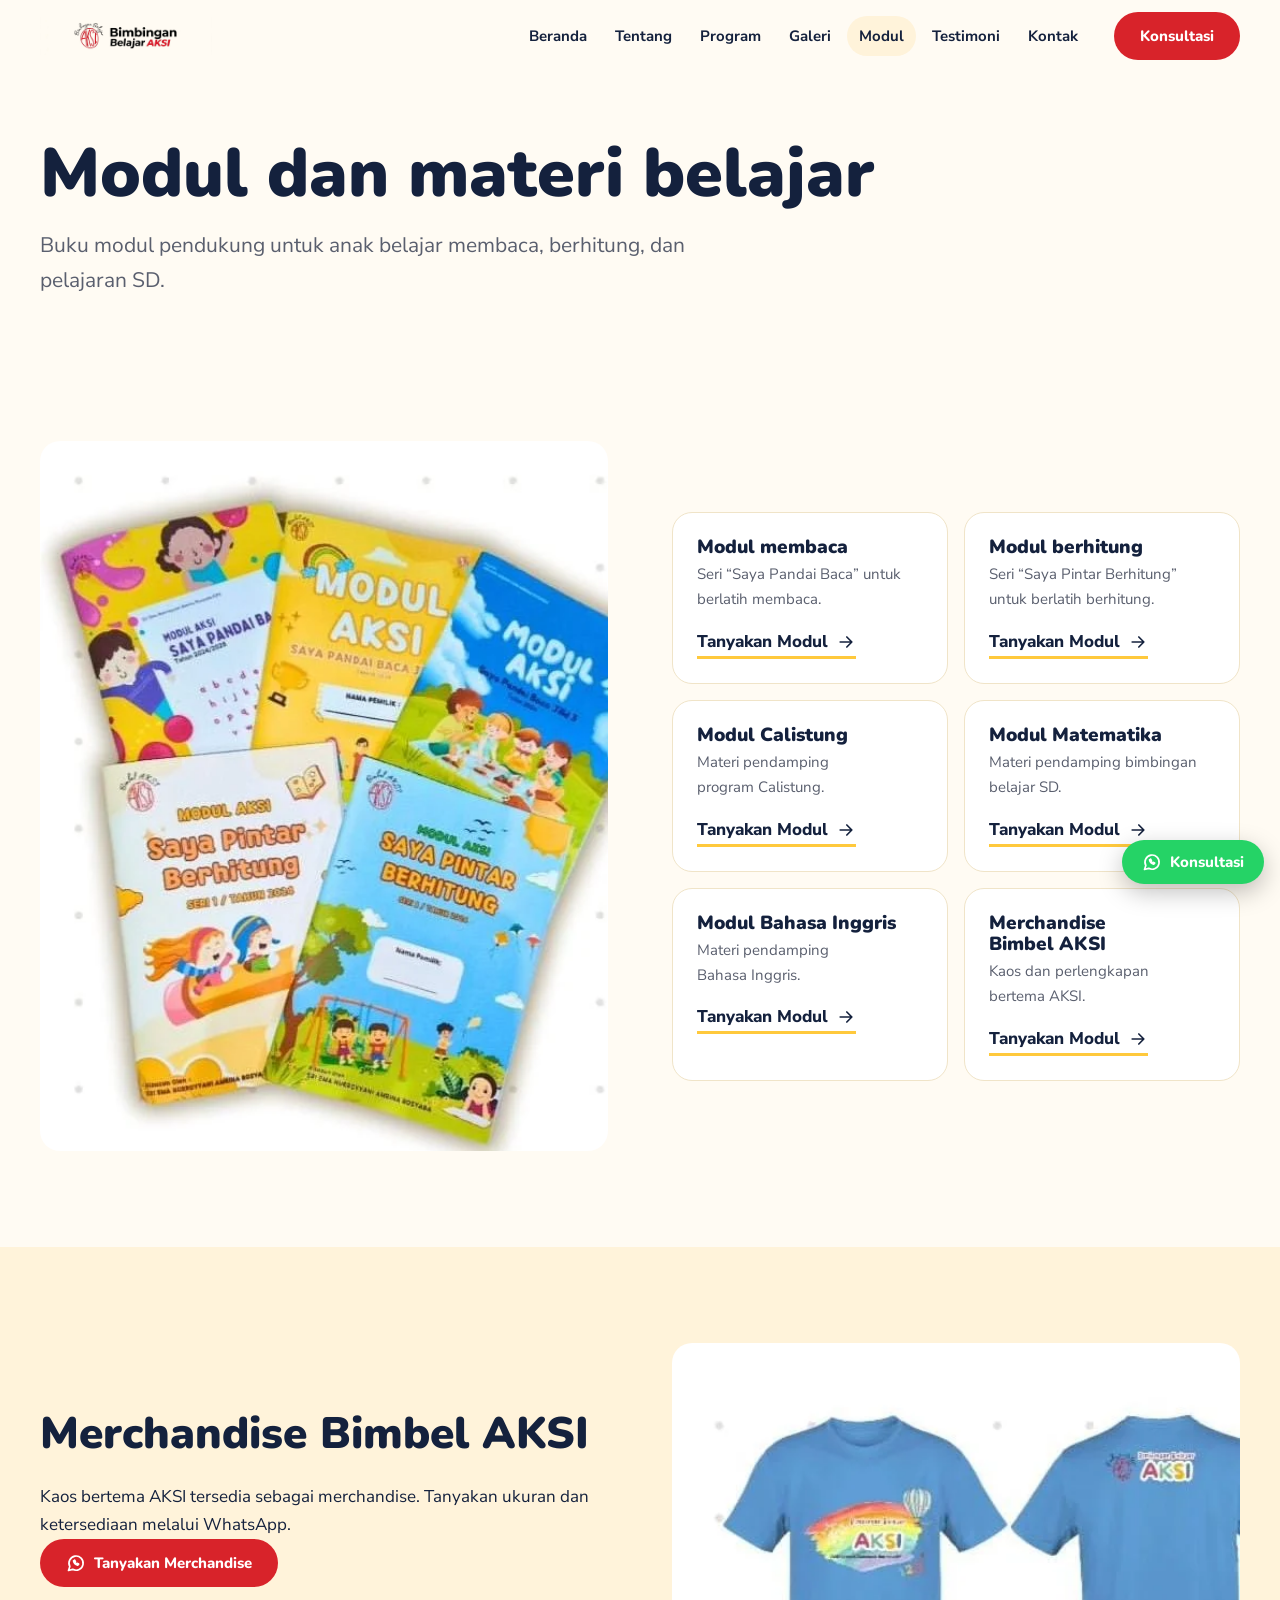
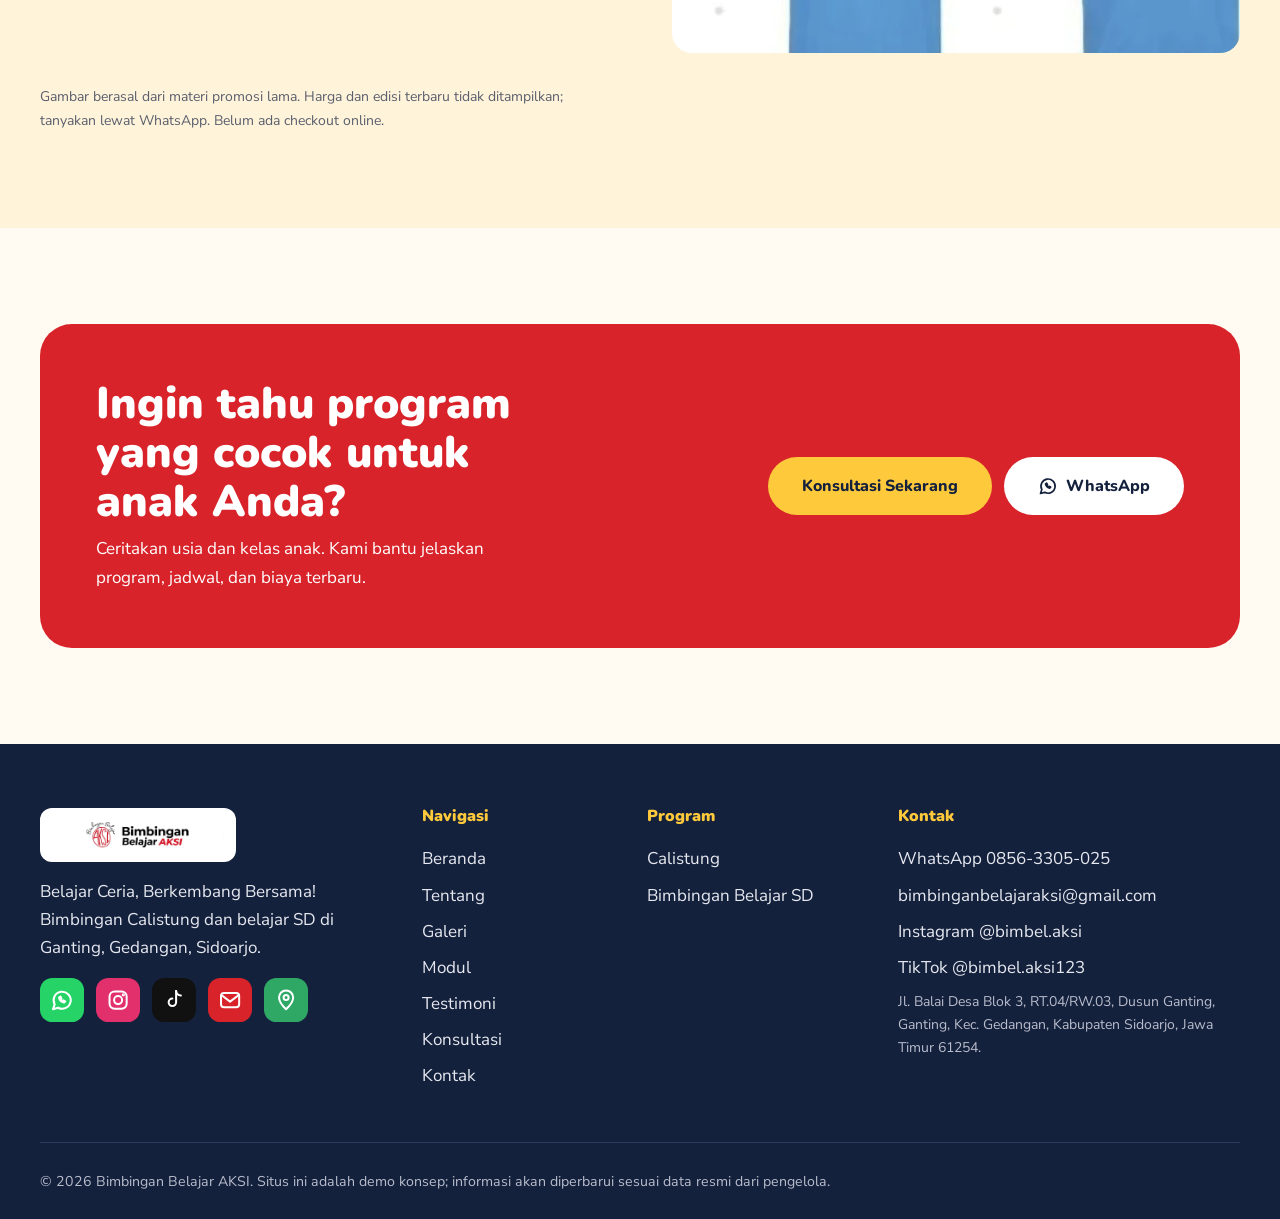
<file: modul/index.html>
<!doctype html><html lang="id"><head><meta charset="utf-8"><meta name="viewport" content="width=device-width,initial-scale=1,viewport-fit=cover">
<title>Modul dan Materi Belajar | Bimbel AKSI</title><meta name="description" content="Buku modul membaca, berhitung, Calistung, Matematika, dan Bahasa Inggris dari Bimbel AKSI."><meta property="og:title" content="Modul dan Materi Belajar | Bimbel AKSI"><meta property="og:description" content="Buku modul membaca, berhitung, Calistung, Matematika, dan Bahasa Inggris dari Bimbel AKSI."><meta property="og:type" content="website"><meta property="og:locale" content="id_ID"><meta property="og:image" content="https://example.com/assets/img/modul.webp">
<link rel="icon" href="../assets/img/favicon.png"><link rel="preconnect" href="https://fonts.googleapis.com"><link rel="preconnect" href="https://fonts.gstatic.com" crossorigin>
<link rel="stylesheet" href="https://fonts.googleapis.com/css2?family=Nunito:wght@700;800;900&family=Nunito+Sans:wght@400;600;700&display=swap"><link rel="stylesheet" href="../assets/style.css"><script type="application/ld+json">{"@context": "https://schema.org", "@type": "EducationalOrganization", "name": "Bimbingan Belajar AKSI", "telephone": "+628563305025", "email": "bimbinganbelajaraksi@gmail.com", "address": {"@type": "PostalAddress", "streetAddress": "Jl. Balai Desa Blok 3, RT.04/RW.03, Dusun Ganting, Ganting, Kec. Gedangan, Kabupaten Sidoarjo, Jawa Timur 61254.", "addressLocality": "Gedangan", "addressRegion": "Jawa Timur", "addressCountry": "ID"}, "hasMap": "https://maps.app.goo.gl/pmybYHiky3W4Xg486", "sameAs": ["https://www.instagram.com/bimbel.aksi", "https://www.tiktok.com/@bimbel.aksi123"]}</script></head><body>
<a class="skip" href="#main">Lewati ke konten</a>
<header class="hdr" id="hdr"><div class="wrap hdr-in"><a class="logo" href="../index.html" aria-label="Bimbel AKSI – Beranda"><img src="../assets/img/logo-horizontal.jpg" alt="Bimbingan Belajar AKSI" width="170" height="38"></a>
<nav aria-label="Navigasi utama" id="nav"><ul><li><a class="nl" href="../index.html">Beranda</a></li><li><a class="nl" href="../tentang/index.html">Tentang</a></li><li class="has-dd"><a class="nl" href="../program/index.html">Program</a><button class="ddb" aria-label="Buka submenu Program" aria-expanded="false"><svg class="ic" viewBox="0 0 24 24" fill="none" stroke="currentColor" stroke-width="2" stroke-linecap="round" stroke-linejoin="round" aria-hidden="true"><path d="M6 9l6 6 6-6"/></svg></button><div class="dd"><a href="../program/calistung/index.html">Calistung</a><a href="../program/bimbingan-sd/index.html">Bimbingan Belajar SD</a></div></li><li><a class="nl" href="../galeri/index.html">Galeri</a></li><li><a class="nl" href="../modul/index.html" aria-current="page">Modul</a></li><li><a class="nl" href="../testimoni/index.html">Testimoni</a></li><li><a class="nl" href="../kontak/index.html">Kontak</a></li></ul></nav><a class="btn btn-r hdr-cta" href="../pendaftaran/index.html">Konsultasi</a><button class="burger" id="burger" aria-label="Buka menu" aria-expanded="false" aria-controls="nav"><svg class="ic" viewBox="0 0 24 24" fill="none" stroke="currentColor" stroke-width="2" stroke-linecap="round" stroke-linejoin="round" aria-hidden="true"><path d="M4 7h16M4 12h16M4 17h16"/></svg></button></div></header>
<main id="main"><section class="phead"><div class="wrap"><h1 class="rv">Modul dan materi belajar</h1><p class="lede rv">Buku modul pendukung untuk anak belajar membaca, berhitung, dan pelajaran SD.</p></div></section><section class="sec"><div class="wrap two"><figure class="imgr plain rv"><img class="" src="../assets/img/modul.webp" alt="Buku modul Calistung Bimbel AKSI" width="529" height="661" loading="lazy" decoding="async"></figure><div class="g1"><div class="mdg"><article class="md rv"><h3>Modul membaca</h3><p>Seri “Saya Pandai Baca” untuk berlatih membaca.</p><a class="more" href="https://wa.me/628563305025?text=Halo%20Bimbel%20AKSI%2C%20saya%20ingin%20bertanya%20mengenai%20modul%20membaca.%20Terima%20kasih." target="_blank" rel="noopener">Tanyakan Modul <svg class="ic" viewBox="0 0 24 24" fill="none" stroke="currentColor" stroke-width="2" stroke-linecap="round" stroke-linejoin="round" aria-hidden="true"><path d="M5 12h14M13 6l6 6-6 6"/></svg></a></article><article class="md rv"><h3>Modul berhitung</h3><p>Seri “Saya Pintar Berhitung” untuk berlatih berhitung.</p><a class="more" href="https://wa.me/628563305025?text=Halo%20Bimbel%20AKSI%2C%20saya%20ingin%20bertanya%20mengenai%20modul%20berhitung.%20Terima%20kasih." target="_blank" rel="noopener">Tanyakan Modul <svg class="ic" viewBox="0 0 24 24" fill="none" stroke="currentColor" stroke-width="2" stroke-linecap="round" stroke-linejoin="round" aria-hidden="true"><path d="M5 12h14M13 6l6 6-6 6"/></svg></a></article><article class="md rv"><h3>Modul Calistung</h3><p>Materi pendamping program Calistung.</p><a class="more" href="https://wa.me/628563305025?text=Halo%20Bimbel%20AKSI%2C%20saya%20ingin%20bertanya%20mengenai%20modul%20calistung.%20Terima%20kasih." target="_blank" rel="noopener">Tanyakan Modul <svg class="ic" viewBox="0 0 24 24" fill="none" stroke="currentColor" stroke-width="2" stroke-linecap="round" stroke-linejoin="round" aria-hidden="true"><path d="M5 12h14M13 6l6 6-6 6"/></svg></a></article><article class="md rv"><h3>Modul Matematika</h3><p>Materi pendamping bimbingan belajar SD.</p><a class="more" href="https://wa.me/628563305025?text=Halo%20Bimbel%20AKSI%2C%20saya%20ingin%20bertanya%20mengenai%20modul%20matematika.%20Terima%20kasih." target="_blank" rel="noopener">Tanyakan Modul <svg class="ic" viewBox="0 0 24 24" fill="none" stroke="currentColor" stroke-width="2" stroke-linecap="round" stroke-linejoin="round" aria-hidden="true"><path d="M5 12h14M13 6l6 6-6 6"/></svg></a></article><article class="md rv"><h3>Modul Bahasa Inggris</h3><p>Materi pendamping Bahasa Inggris.</p><a class="more" href="https://wa.me/628563305025?text=Halo%20Bimbel%20AKSI%2C%20saya%20ingin%20bertanya%20mengenai%20modul%20bahasa%20inggris.%20Terima%20kasih." target="_blank" rel="noopener">Tanyakan Modul <svg class="ic" viewBox="0 0 24 24" fill="none" stroke="currentColor" stroke-width="2" stroke-linecap="round" stroke-linejoin="round" aria-hidden="true"><path d="M5 12h14M13 6l6 6-6 6"/></svg></a></article><article class="md rv"><h3>Merchandise Bimbel AKSI</h3><p>Kaos dan perlengkapan bertema AKSI.</p><a class="more" href="https://wa.me/628563305025?text=Halo%20Bimbel%20AKSI%2C%20saya%20ingin%20bertanya%20mengenai%20merchandise%20bimbel%20aksi.%20Terima%20kasih." target="_blank" rel="noopener">Tanyakan Modul <svg class="ic" viewBox="0 0 24 24" fill="none" stroke="currentColor" stroke-width="2" stroke-linecap="round" stroke-linejoin="round" aria-hidden="true"><path d="M5 12h14M13 6l6 6-6 6"/></svg></a></article></div></div></div></section>
<section class="sec soft"><div class="wrap two"><div><h2 class="rv">Merchandise Bimbel AKSI</h2><p class="rv">Kaos bertema AKSI tersedia sebagai merchandise. Tanyakan ukuran dan ketersediaan melalui WhatsApp.</p><a class="btn btn-r" href="https://wa.me/628563305025?text=Halo%20Bimbel%20AKSI%2C%20saya%20ingin%20bertanya%20mengenai%20merchandise%20Bimbel%20AKSI.%20Terima%20kasih." target="_blank" rel="noopener"><svg class="ic" viewBox="0 0 24 24" fill="none" stroke="currentColor" stroke-width="2" stroke-linecap="round" stroke-linejoin="round" aria-hidden="true"><path d="M3 21l1.6-4.8A8.5 8.5 0 1 1 8 19.6L3 21z"/><path d="M9 9.5c.5 2.5 2.5 4.5 5 5l1.2-1.2-2-1-.8.8a4 4 0 0 1-1.8-1.8l.8-.8-1-2L9 9.5z"/></svg>Tanyakan Merchandise</a></div><figure class="imgr plain rv"><img class="" src="../assets/img/kaos.webp" alt="Kaos Bimbel AKSI" width="496" height="271" loading="lazy" decoding="async"></figure></div><div class="wrap"><p class="note">Gambar berasal dari materi promosi lama. Harga dan edisi terbaru tidak ditampilkan; tanyakan lewat WhatsApp. Belum ada checkout online.</p></div></section><section class="sec"><div class="wrap"><div class="ctab rv"><div><h2>Ingin tahu program yang cocok untuk anak Anda?</h2><p>Ceritakan usia dan kelas anak. Kami bantu jelaskan program, jadwal, dan biaya terbaru.</p></div><div class="acts"><a class="btn btn-y btn-l" href="../pendaftaran/index.html">Konsultasi Sekarang</a><a class="btn btn-w btn-l" href="https://wa.me/628563305025" target="_blank" rel="noopener"><svg class="ic" viewBox="0 0 24 24" fill="none" stroke="currentColor" stroke-width="2" stroke-linecap="round" stroke-linejoin="round" aria-hidden="true"><path d="M3 21l1.6-4.8A8.5 8.5 0 1 1 8 19.6L3 21z"/><path d="M9 9.5c.5 2.5 2.5 4.5 5 5l1.2-1.2-2-1-.8.8a4 4 0 0 1-1.8-1.8l.8-.8-1-2L9 9.5z"/></svg>WhatsApp</a></div></div></div></section></main>
<footer class="ftr"><div class="wrap fg"><div><img class="flogo" src="../assets/img/logo-horizontal.jpg" alt="Bimbingan Belajar AKSI" width="170" height="38"><p>Belajar Ceria, Berkembang Bersama! Bimbingan Calistung dan belajar SD di Ganting, Gedangan, Sidoarjo.</p><div class="socs"><a class="soc" style="--b:#25D366;--s:44px" href="https://wa.me/628563305025" target="_blank" rel="noopener" aria-label="WhatsApp Bimbel AKSI"><svg class="ic" viewBox="0 0 24 24" fill="none" stroke="currentColor" stroke-width="2" stroke-linecap="round" stroke-linejoin="round" aria-hidden="true"><path d="M3 21l1.6-4.8A8.5 8.5 0 1 1 8 19.6L3 21z"/><path d="M9 9.5c.5 2.5 2.5 4.5 5 5l1.2-1.2-2-1-.8.8a4 4 0 0 1-1.8-1.8l.8-.8-1-2L9 9.5z"/></svg></a><a class="soc" style="--b:#E1306C;--s:44px" href="https://www.instagram.com/bimbel.aksi" target="_blank" rel="noopener" aria-label="Instagram Bimbel AKSI"><svg class="ic" viewBox="0 0 24 24" fill="none" stroke="currentColor" stroke-width="2" stroke-linecap="round" stroke-linejoin="round" aria-hidden="true"><rect x="3.5" y="3.5" width="17" height="17" rx="5"/><circle cx="12" cy="12" r="4"/><circle cx="17.2" cy="6.8" r=".6"/></svg></a><a class="soc" style="--b:#111111;--s:44px" href="https://www.tiktok.com/@bimbel.aksi123" target="_blank" rel="noopener" aria-label="TikTok Bimbel AKSI"><svg class="ic" viewBox="0 0 24 24" fill="none" stroke="currentColor" stroke-width="2" stroke-linecap="round" stroke-linejoin="round" aria-hidden="true"><path d="M14 3v11.2a3.7 3.7 0 1 1-3.7-3.7"/><path d="M14 3c.3 2.5 2 4.2 4.7 4.5"/></svg></a><a class="soc" style="--b:#D8232A;--s:44px" href="mailto:bimbinganbelajaraksi@gmail.com" aria-label="Email Bimbel AKSI"><svg class="ic" viewBox="0 0 24 24" fill="none" stroke="currentColor" stroke-width="2" stroke-linecap="round" stroke-linejoin="round" aria-hidden="true"><rect x="3" y="5" width="18" height="14" rx="3"/><path d="M4 7.5l8 6 8-6"/></svg></a><a class="soc" style="--b:#2FA866;--s:44px" href="https://maps.app.goo.gl/pmybYHiky3W4Xg486" target="_blank" rel="noopener" aria-label="Google Maps Bimbel AKSI"><svg class="ic" viewBox="0 0 24 24" fill="none" stroke="currentColor" stroke-width="2" stroke-linecap="round" stroke-linejoin="round" aria-hidden="true"><path d="M12 21s7-6.2 7-11.5A7 7 0 0 0 5 9.5C5 14.8 12 21 12 21z"/><circle cx="12" cy="9.5" r="2.5"/></svg></a></div></div>
<div><h2>Navigasi</h2><ul><li><a href="../index.html">Beranda</a></li><li><a href="../tentang/index.html">Tentang</a></li><li><a href="../galeri/index.html">Galeri</a></li><li><a href="../modul/index.html">Modul</a></li><li><a href="../testimoni/index.html">Testimoni</a></li><li><a href="../pendaftaran/index.html">Konsultasi</a></li><li><a href="../kontak/index.html">Kontak</a></li></ul></div><div><h2>Program</h2><ul><li><a href="../program/calistung/index.html">Calistung</a></li><li><a href="../program/bimbingan-sd/index.html">Bimbingan Belajar SD</a></li></ul></div>
<div><h2>Kontak</h2><ul><li><a href="https://wa.me/628563305025" target="_blank" rel="noopener">WhatsApp 0856-3305-025</a></li><li><a href="mailto:bimbinganbelajaraksi@gmail.com">bimbinganbelajaraksi@gmail.com</a></li><li><a href="https://www.instagram.com/bimbel.aksi" target="_blank" rel="noopener">Instagram @bimbel.aksi</a></li><li><a href="https://www.tiktok.com/@bimbel.aksi123" target="_blank" rel="noopener">TikTok @bimbel.aksi123</a></li><li class="ad">Jl. Balai Desa Blok 3, RT.04/RW.03, Dusun Ganting, Ganting, Kec. Gedangan, Kabupaten Sidoarjo, Jawa Timur 61254.</li></ul></div></div>
<div class="wrap fb"><small>© 2026 Bimbingan Belajar AKSI. Situs ini adalah demo konsep; informasi akan diperbarui sesuai data resmi dari pengelola.</small></div></footer>
<a class="wafab" href="https://wa.me/628563305025?text=Halo%20Bimbel%20AKSI%2C%20saya%20ingin%20berkonsultasi%20mengenai%20program%20belajar." target="_blank" rel="noopener" aria-label="Konsultasi via WhatsApp"><svg class="ic" viewBox="0 0 24 24" fill="none" stroke="currentColor" stroke-width="2" stroke-linecap="round" stroke-linejoin="round" aria-hidden="true"><path d="M3 21l1.6-4.8A8.5 8.5 0 1 1 8 19.6L3 21z"/><path d="M9 9.5c.5 2.5 2.5 4.5 5 5l1.2-1.2-2-1-.8.8a4 4 0 0 1-1.8-1.8l.8-.8-1-2L9 9.5z"/></svg><span>Konsultasi</span></a>
<script src="../assets/app.js" defer></script></body></html>
</file>
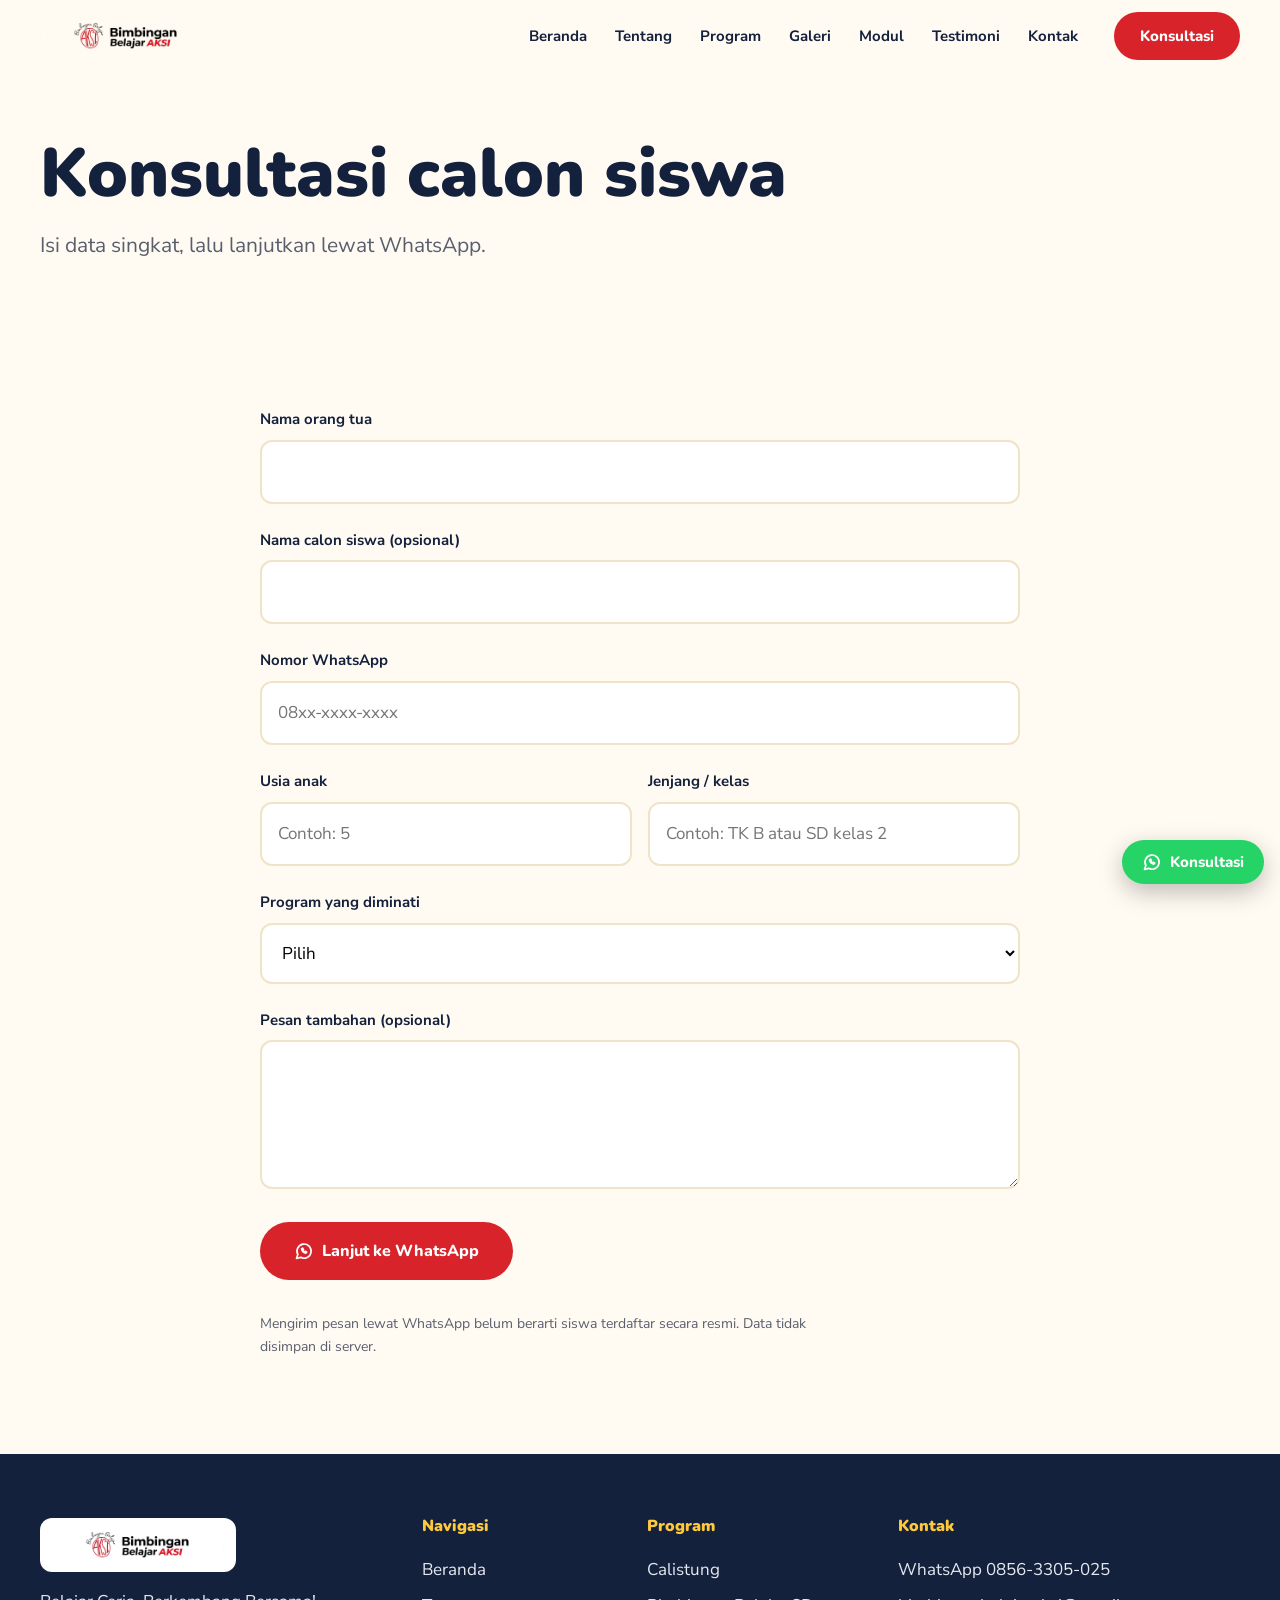
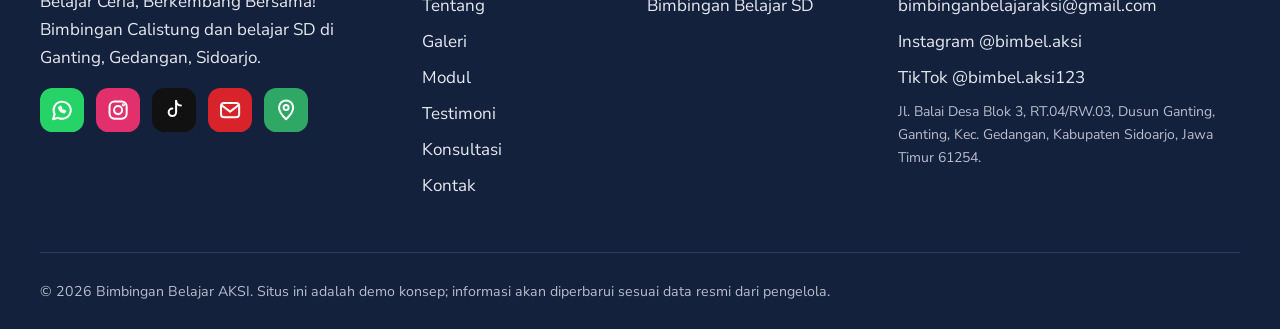
<file: pendaftaran/index.html>
<!doctype html><html lang="id"><head><meta charset="utf-8"><meta name="viewport" content="width=device-width,initial-scale=1,viewport-fit=cover">
<title>Konsultasi Program | Bimbel AKSI</title><meta name="description" content="Kirim permintaan konsultasi ke Bimbel AKSI melalui WhatsApp."><meta property="og:title" content="Konsultasi Program | Bimbel AKSI"><meta property="og:description" content="Kirim permintaan konsultasi ke Bimbel AKSI melalui WhatsApp."><meta property="og:type" content="website"><meta property="og:locale" content="id_ID"><meta property="og:image" content="https://example.com/assets/img/papan-tulis.webp">
<link rel="icon" href="../assets/img/favicon.png"><link rel="preconnect" href="https://fonts.googleapis.com"><link rel="preconnect" href="https://fonts.gstatic.com" crossorigin>
<link rel="stylesheet" href="https://fonts.googleapis.com/css2?family=Nunito:wght@700;800;900&family=Nunito+Sans:wght@400;600;700&display=swap"><link rel="stylesheet" href="../assets/style.css"><script type="application/ld+json">{"@context": "https://schema.org", "@type": "EducationalOrganization", "name": "Bimbingan Belajar AKSI", "telephone": "+628563305025", "email": "bimbinganbelajaraksi@gmail.com", "address": {"@type": "PostalAddress", "streetAddress": "Jl. Balai Desa Blok 3, RT.04/RW.03, Dusun Ganting, Ganting, Kec. Gedangan, Kabupaten Sidoarjo, Jawa Timur 61254.", "addressLocality": "Gedangan", "addressRegion": "Jawa Timur", "addressCountry": "ID"}, "hasMap": "https://maps.app.goo.gl/pmybYHiky3W4Xg486", "sameAs": ["https://www.instagram.com/bimbel.aksi", "https://www.tiktok.com/@bimbel.aksi123"]}</script></head><body>
<a class="skip" href="#main">Lewati ke konten</a>
<header class="hdr" id="hdr"><div class="wrap hdr-in"><a class="logo" href="../index.html" aria-label="Bimbel AKSI – Beranda"><img src="../assets/img/logo-horizontal.jpg" alt="Bimbingan Belajar AKSI" width="170" height="38"></a>
<nav aria-label="Navigasi utama" id="nav"><ul><li><a class="nl" href="../index.html">Beranda</a></li><li><a class="nl" href="../tentang/index.html">Tentang</a></li><li class="has-dd"><a class="nl" href="../program/index.html">Program</a><button class="ddb" aria-label="Buka submenu Program" aria-expanded="false"><svg class="ic" viewBox="0 0 24 24" fill="none" stroke="currentColor" stroke-width="2" stroke-linecap="round" stroke-linejoin="round" aria-hidden="true"><path d="M6 9l6 6 6-6"/></svg></button><div class="dd"><a href="../program/calistung/index.html">Calistung</a><a href="../program/bimbingan-sd/index.html">Bimbingan Belajar SD</a></div></li><li><a class="nl" href="../galeri/index.html">Galeri</a></li><li><a class="nl" href="../modul/index.html">Modul</a></li><li><a class="nl" href="../testimoni/index.html">Testimoni</a></li><li><a class="nl" href="../kontak/index.html">Kontak</a></li></ul></nav><a class="btn btn-r hdr-cta" href="../pendaftaran/index.html">Konsultasi</a><button class="burger" id="burger" aria-label="Buka menu" aria-expanded="false" aria-controls="nav"><svg class="ic" viewBox="0 0 24 24" fill="none" stroke="currentColor" stroke-width="2" stroke-linecap="round" stroke-linejoin="round" aria-hidden="true"><path d="M4 7h16M4 12h16M4 17h16"/></svg></button></div></header>
<main id="main"><section class="phead"><div class="wrap"><h1 class="rv">Konsultasi calon siswa</h1><p class="lede rv">Isi data singkat, lalu lanjutkan lewat WhatsApp.</p></div></section><section class="sec"><div class="wrap narrow"><form id="f" novalidate data-wa="628563305025">
<div class="fld"><label for="ortu">Nama orang tua</label><input id="ortu" required autocomplete="name"><p class="err" role="alert"></p></div>
<div class="fld"><label for="siswa">Nama calon siswa (opsional)</label><input id="siswa"></div>
<div class="fld"><label for="wa">Nomor WhatsApp</label><input id="wa" inputmode="tel" required autocomplete="tel" placeholder="08xx-xxxx-xxxx"><p class="err" role="alert"></p></div>
<div class="row"><div class="fld"><label for="usia">Usia anak</label><input id="usia" inputmode="numeric" required placeholder="Contoh: 5"><p class="err" role="alert"></p></div><div class="fld"><label for="kelas">Jenjang / kelas</label><input id="kelas" required placeholder="Contoh: TK B atau SD kelas 2"><p class="err" role="alert"></p></div></div>
<div class="fld"><label for="program">Program yang diminati</label><select id="program" required><option value="">Pilih</option><option>Calistung</option><option>Bimbingan Belajar SD</option><option>Konsultasi Kelas 6 SD</option></select><p class="err" role="alert"></p></div>
<div class="fld"><label for="pesan">Pesan tambahan (opsional)</label><textarea id="pesan" rows="4"></textarea></div>
<button class="btn btn-r btn-l" type="submit"><svg class="ic" viewBox="0 0 24 24" fill="none" stroke="currentColor" stroke-width="2" stroke-linecap="round" stroke-linejoin="round" aria-hidden="true"><path d="M3 21l1.6-4.8A8.5 8.5 0 1 1 8 19.6L3 21z"/><path d="M9 9.5c.5 2.5 2.5 4.5 5 5l1.2-1.2-2-1-.8.8a4 4 0 0 1-1.8-1.8l.8-.8-1-2L9 9.5z"/></svg>Lanjut ke WhatsApp</button><p class="note">Mengirim pesan lewat WhatsApp belum berarti siswa terdaftar secara resmi. Data tidak disimpan di server.</p></form></div></section></main>
<footer class="ftr"><div class="wrap fg"><div><img class="flogo" src="../assets/img/logo-horizontal.jpg" alt="Bimbingan Belajar AKSI" width="170" height="38"><p>Belajar Ceria, Berkembang Bersama! Bimbingan Calistung dan belajar SD di Ganting, Gedangan, Sidoarjo.</p><div class="socs"><a class="soc" style="--b:#25D366;--s:44px" href="https://wa.me/628563305025" target="_blank" rel="noopener" aria-label="WhatsApp Bimbel AKSI"><svg class="ic" viewBox="0 0 24 24" fill="none" stroke="currentColor" stroke-width="2" stroke-linecap="round" stroke-linejoin="round" aria-hidden="true"><path d="M3 21l1.6-4.8A8.5 8.5 0 1 1 8 19.6L3 21z"/><path d="M9 9.5c.5 2.5 2.5 4.5 5 5l1.2-1.2-2-1-.8.8a4 4 0 0 1-1.8-1.8l.8-.8-1-2L9 9.5z"/></svg></a><a class="soc" style="--b:#E1306C;--s:44px" href="https://www.instagram.com/bimbel.aksi" target="_blank" rel="noopener" aria-label="Instagram Bimbel AKSI"><svg class="ic" viewBox="0 0 24 24" fill="none" stroke="currentColor" stroke-width="2" stroke-linecap="round" stroke-linejoin="round" aria-hidden="true"><rect x="3.5" y="3.5" width="17" height="17" rx="5"/><circle cx="12" cy="12" r="4"/><circle cx="17.2" cy="6.8" r=".6"/></svg></a><a class="soc" style="--b:#111111;--s:44px" href="https://www.tiktok.com/@bimbel.aksi123" target="_blank" rel="noopener" aria-label="TikTok Bimbel AKSI"><svg class="ic" viewBox="0 0 24 24" fill="none" stroke="currentColor" stroke-width="2" stroke-linecap="round" stroke-linejoin="round" aria-hidden="true"><path d="M14 3v11.2a3.7 3.7 0 1 1-3.7-3.7"/><path d="M14 3c.3 2.5 2 4.2 4.7 4.5"/></svg></a><a class="soc" style="--b:#D8232A;--s:44px" href="mailto:bimbinganbelajaraksi@gmail.com" aria-label="Email Bimbel AKSI"><svg class="ic" viewBox="0 0 24 24" fill="none" stroke="currentColor" stroke-width="2" stroke-linecap="round" stroke-linejoin="round" aria-hidden="true"><rect x="3" y="5" width="18" height="14" rx="3"/><path d="M4 7.5l8 6 8-6"/></svg></a><a class="soc" style="--b:#2FA866;--s:44px" href="https://maps.app.goo.gl/pmybYHiky3W4Xg486" target="_blank" rel="noopener" aria-label="Google Maps Bimbel AKSI"><svg class="ic" viewBox="0 0 24 24" fill="none" stroke="currentColor" stroke-width="2" stroke-linecap="round" stroke-linejoin="round" aria-hidden="true"><path d="M12 21s7-6.2 7-11.5A7 7 0 0 0 5 9.5C5 14.8 12 21 12 21z"/><circle cx="12" cy="9.5" r="2.5"/></svg></a></div></div>
<div><h2>Navigasi</h2><ul><li><a href="../index.html">Beranda</a></li><li><a href="../tentang/index.html">Tentang</a></li><li><a href="../galeri/index.html">Galeri</a></li><li><a href="../modul/index.html">Modul</a></li><li><a href="../testimoni/index.html">Testimoni</a></li><li><a href="../pendaftaran/index.html">Konsultasi</a></li><li><a href="../kontak/index.html">Kontak</a></li></ul></div><div><h2>Program</h2><ul><li><a href="../program/calistung/index.html">Calistung</a></li><li><a href="../program/bimbingan-sd/index.html">Bimbingan Belajar SD</a></li></ul></div>
<div><h2>Kontak</h2><ul><li><a href="https://wa.me/628563305025" target="_blank" rel="noopener">WhatsApp 0856-3305-025</a></li><li><a href="mailto:bimbinganbelajaraksi@gmail.com">bimbinganbelajaraksi@gmail.com</a></li><li><a href="https://www.instagram.com/bimbel.aksi" target="_blank" rel="noopener">Instagram @bimbel.aksi</a></li><li><a href="https://www.tiktok.com/@bimbel.aksi123" target="_blank" rel="noopener">TikTok @bimbel.aksi123</a></li><li class="ad">Jl. Balai Desa Blok 3, RT.04/RW.03, Dusun Ganting, Ganting, Kec. Gedangan, Kabupaten Sidoarjo, Jawa Timur 61254.</li></ul></div></div>
<div class="wrap fb"><small>© 2026 Bimbingan Belajar AKSI. Situs ini adalah demo konsep; informasi akan diperbarui sesuai data resmi dari pengelola.</small></div></footer>
<a class="wafab" href="https://wa.me/628563305025?text=Halo%20Bimbel%20AKSI%2C%20saya%20ingin%20berkonsultasi%20mengenai%20program%20belajar." target="_blank" rel="noopener" aria-label="Konsultasi via WhatsApp"><svg class="ic" viewBox="0 0 24 24" fill="none" stroke="currentColor" stroke-width="2" stroke-linecap="round" stroke-linejoin="round" aria-hidden="true"><path d="M3 21l1.6-4.8A8.5 8.5 0 1 1 8 19.6L3 21z"/><path d="M9 9.5c.5 2.5 2.5 4.5 5 5l1.2-1.2-2-1-.8.8a4 4 0 0 1-1.8-1.8l.8-.8-1-2L9 9.5z"/></svg><span>Konsultasi</span></a>
<script src="../assets/app.js" defer></script></body></html>
</file>
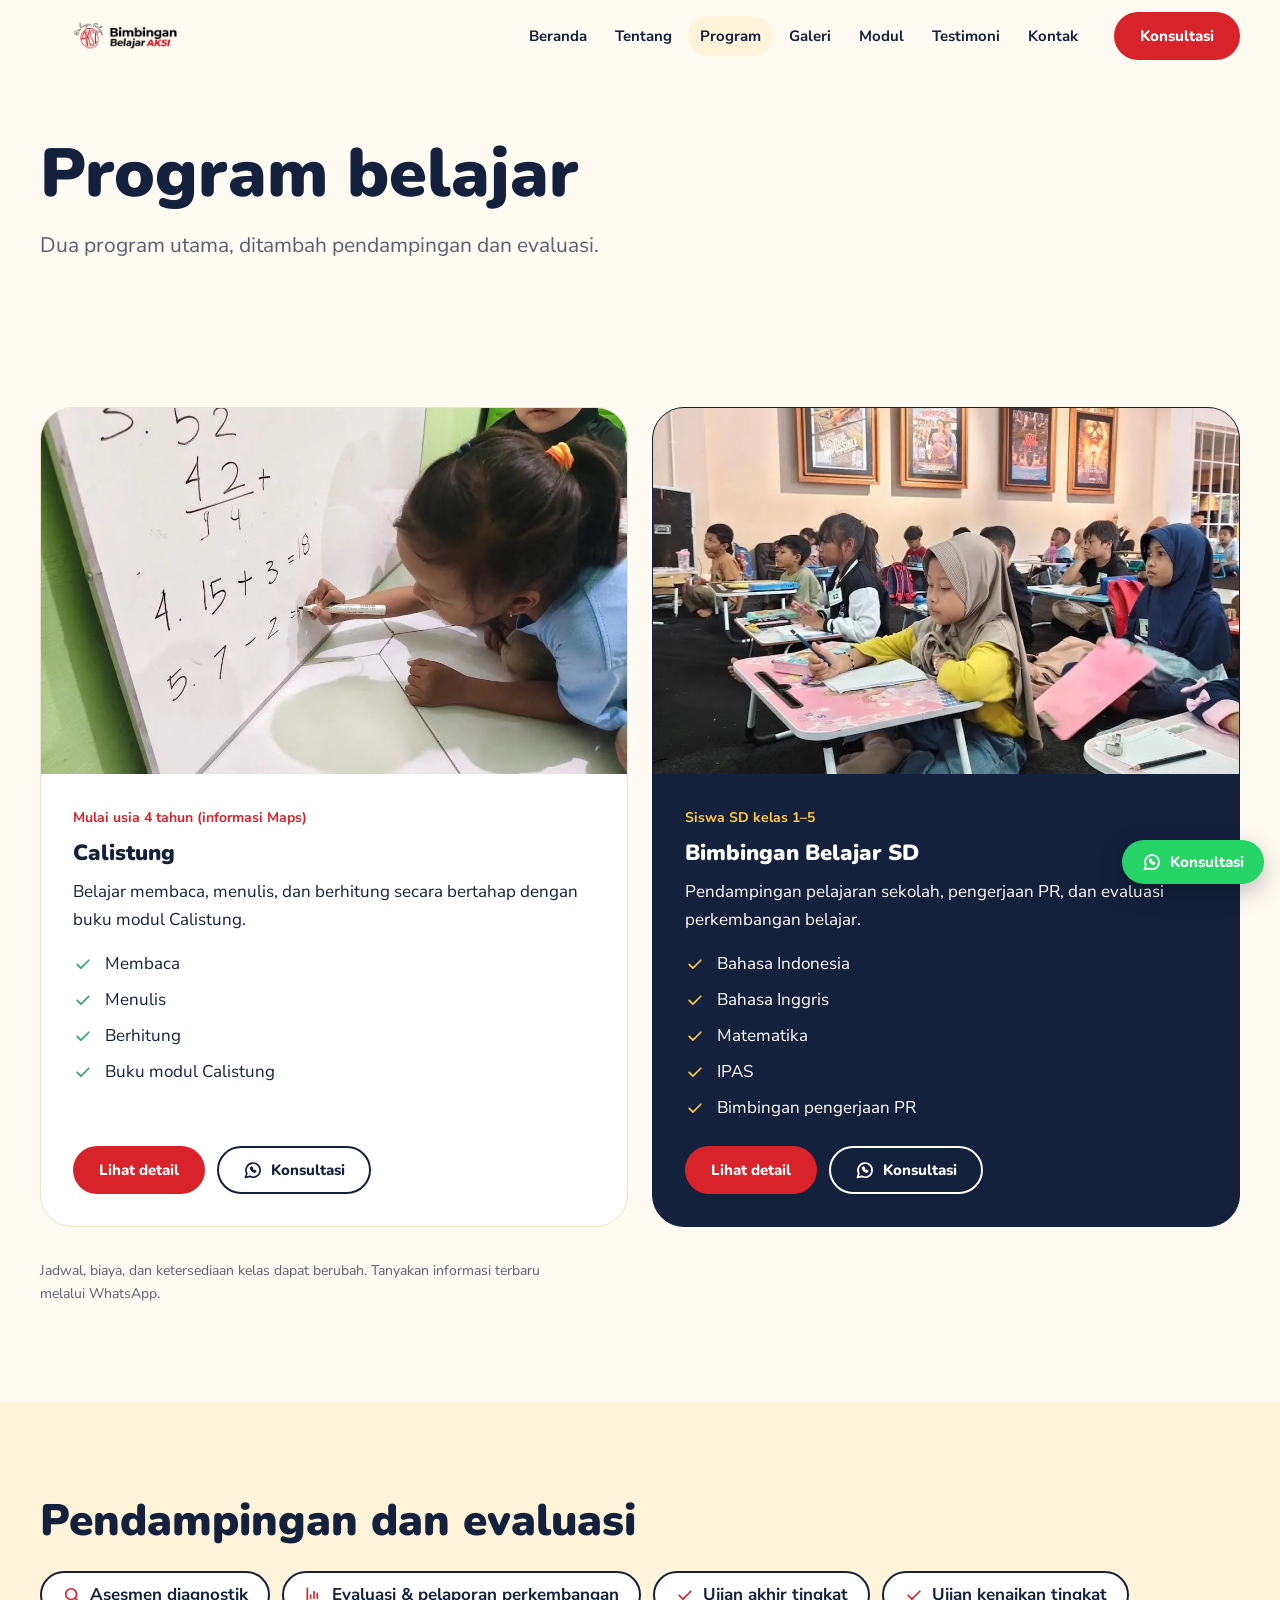
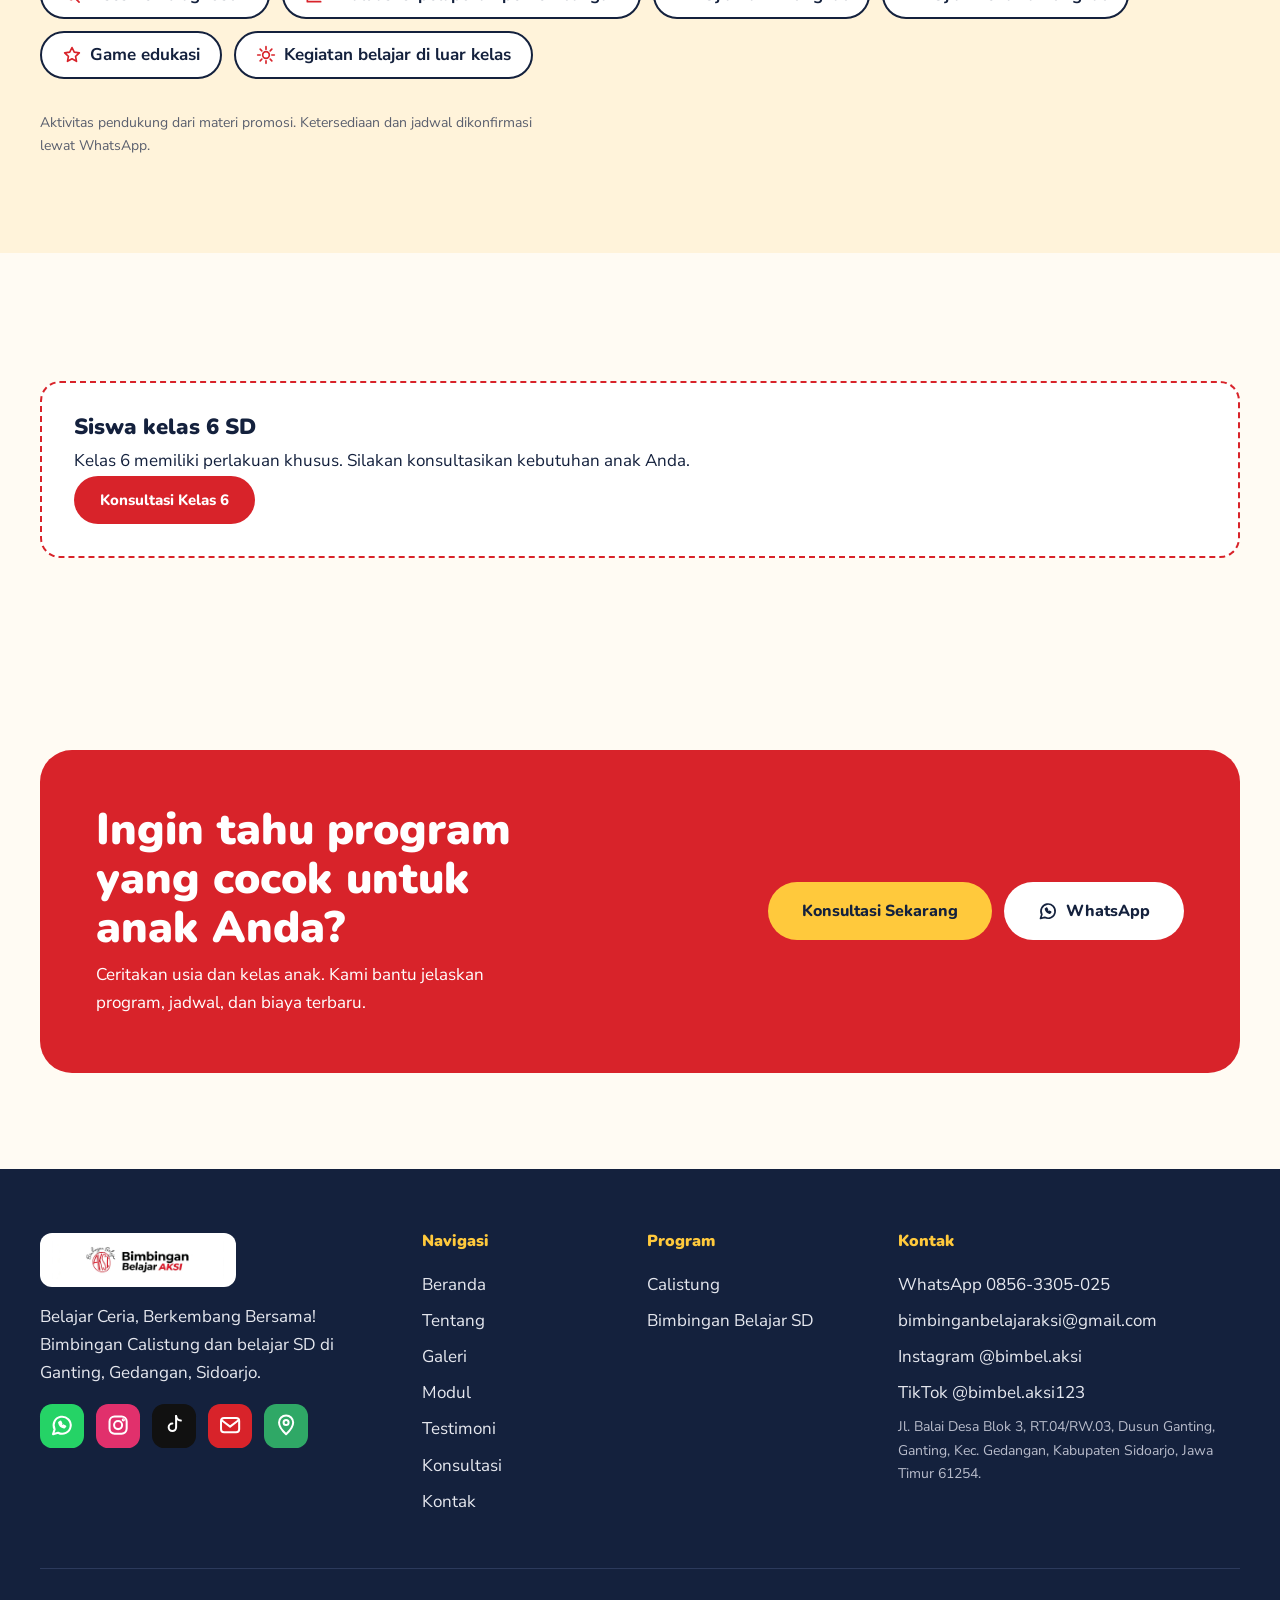
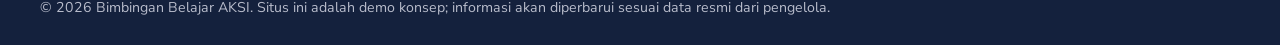
<file: program/index.html>
<!doctype html><html lang="id"><head><meta charset="utf-8"><meta name="viewport" content="width=device-width,initial-scale=1,viewport-fit=cover">
<title>Program Belajar Bimbel AKSI | Calistung & Bimbingan SD</title><meta name="description" content="Program Calistung dan bimbingan belajar SD kelas 1–5 di Bimbel AKSI Gedangan, Sidoarjo."><meta property="og:title" content="Program Belajar Bimbel AKSI | Calistung & Bimbingan SD"><meta property="og:description" content="Program Calistung dan bimbingan belajar SD kelas 1–5 di Bimbel AKSI Gedangan, Sidoarjo."><meta property="og:type" content="website"><meta property="og:locale" content="id_ID"><meta property="og:image" content="https://example.com/assets/img/papan-tulis.webp">
<link rel="icon" href="../assets/img/favicon.png"><link rel="preconnect" href="https://fonts.googleapis.com"><link rel="preconnect" href="https://fonts.gstatic.com" crossorigin>
<link rel="stylesheet" href="https://fonts.googleapis.com/css2?family=Nunito:wght@700;800;900&family=Nunito+Sans:wght@400;600;700&display=swap"><link rel="stylesheet" href="../assets/style.css"><script type="application/ld+json">{"@context": "https://schema.org", "@type": "EducationalOrganization", "name": "Bimbingan Belajar AKSI", "telephone": "+628563305025", "email": "bimbinganbelajaraksi@gmail.com", "address": {"@type": "PostalAddress", "streetAddress": "Jl. Balai Desa Blok 3, RT.04/RW.03, Dusun Ganting, Ganting, Kec. Gedangan, Kabupaten Sidoarjo, Jawa Timur 61254.", "addressLocality": "Gedangan", "addressRegion": "Jawa Timur", "addressCountry": "ID"}, "hasMap": "https://maps.app.goo.gl/pmybYHiky3W4Xg486", "sameAs": ["https://www.instagram.com/bimbel.aksi", "https://www.tiktok.com/@bimbel.aksi123"]}</script></head><body>
<a class="skip" href="#main">Lewati ke konten</a>
<header class="hdr" id="hdr"><div class="wrap hdr-in"><a class="logo" href="../index.html" aria-label="Bimbel AKSI – Beranda"><img src="../assets/img/logo-horizontal.jpg" alt="Bimbingan Belajar AKSI" width="170" height="38"></a>
<nav aria-label="Navigasi utama" id="nav"><ul><li><a class="nl" href="../index.html">Beranda</a></li><li><a class="nl" href="../tentang/index.html">Tentang</a></li><li class="has-dd"><a class="nl" href="../program/index.html" aria-current="page">Program</a><button class="ddb" aria-label="Buka submenu Program" aria-expanded="false"><svg class="ic" viewBox="0 0 24 24" fill="none" stroke="currentColor" stroke-width="2" stroke-linecap="round" stroke-linejoin="round" aria-hidden="true"><path d="M6 9l6 6 6-6"/></svg></button><div class="dd"><a href="../program/calistung/index.html">Calistung</a><a href="../program/bimbingan-sd/index.html">Bimbingan Belajar SD</a></div></li><li><a class="nl" href="../galeri/index.html">Galeri</a></li><li><a class="nl" href="../modul/index.html">Modul</a></li><li><a class="nl" href="../testimoni/index.html">Testimoni</a></li><li><a class="nl" href="../kontak/index.html">Kontak</a></li></ul></nav><a class="btn btn-r hdr-cta" href="../pendaftaran/index.html">Konsultasi</a><button class="burger" id="burger" aria-label="Buka menu" aria-expanded="false" aria-controls="nav"><svg class="ic" viewBox="0 0 24 24" fill="none" stroke="currentColor" stroke-width="2" stroke-linecap="round" stroke-linejoin="round" aria-hidden="true"><path d="M4 7h16M4 12h16M4 17h16"/></svg></button></div></header>
<main id="main"><section class="phead"><div class="wrap"><h1 class="rv">Program belajar</h1><p class="lede rv">Dua program utama, ditambah pendampingan dan evaluasi.</p></div></section><section class="sec"><div class="wrap"><div class="g2"><article class="pcard p0 rv"><figure class="imgr"><img class="" src="../assets/img/papan-tulis.webp" alt="Calistung – dokumentasi belajar" width="1080" height="1080" loading="lazy" decoding="async"></figure><div class="pc-b"><p class="lv">Mulai usia 4 tahun (informasi Maps)</p><h3>Calistung</h3><p>Belajar membaca, menulis, dan berhitung secara bertahap dengan buku modul Calistung.</p><ul class="chk"><li><svg class="ic" viewBox="0 0 24 24" fill="none" stroke="currentColor" stroke-width="2" stroke-linecap="round" stroke-linejoin="round" aria-hidden="true"><path d="M5 12.5l4.5 4.5L19 7.5"/></svg>Membaca</li><li><svg class="ic" viewBox="0 0 24 24" fill="none" stroke="currentColor" stroke-width="2" stroke-linecap="round" stroke-linejoin="round" aria-hidden="true"><path d="M5 12.5l4.5 4.5L19 7.5"/></svg>Menulis</li><li><svg class="ic" viewBox="0 0 24 24" fill="none" stroke="currentColor" stroke-width="2" stroke-linecap="round" stroke-linejoin="round" aria-hidden="true"><path d="M5 12.5l4.5 4.5L19 7.5"/></svg>Berhitung</li><li><svg class="ic" viewBox="0 0 24 24" fill="none" stroke="currentColor" stroke-width="2" stroke-linecap="round" stroke-linejoin="round" aria-hidden="true"><path d="M5 12.5l4.5 4.5L19 7.5"/></svg>Buku modul Calistung</li></ul>
<div class="acts"><a class="btn btn-r" href="../program/calistung/index.html">Lihat detail</a><a class="btn btn-o" href="https://wa.me/628563305025?text=Halo%20Bimbel%20AKSI%2C%20saya%20ingin%20bertanya%20mengenai%20program%20Calistung.%20Terima%20kasih." target="_blank" rel="noopener"><svg class="ic" viewBox="0 0 24 24" fill="none" stroke="currentColor" stroke-width="2" stroke-linecap="round" stroke-linejoin="round" aria-hidden="true"><path d="M3 21l1.6-4.8A8.5 8.5 0 1 1 8 19.6L3 21z"/><path d="M9 9.5c.5 2.5 2.5 4.5 5 5l1.2-1.2-2-1-.8.8a4 4 0 0 1-1.8-1.8l.8-.8-1-2L9 9.5z"/></svg>Konsultasi</a></div></div></article><article class="pcard p1 rv"><figure class="imgr"><img class="" src="../assets/img/kelas-2.webp" alt="Bimbingan Belajar SD – dokumentasi belajar" width="1080" height="1080" loading="lazy" decoding="async"></figure><div class="pc-b"><p class="lv">Siswa SD kelas 1–5</p><h3>Bimbingan Belajar SD</h3><p>Pendampingan pelajaran sekolah, pengerjaan PR, dan evaluasi perkembangan belajar.</p><ul class="chk"><li><svg class="ic" viewBox="0 0 24 24" fill="none" stroke="currentColor" stroke-width="2" stroke-linecap="round" stroke-linejoin="round" aria-hidden="true"><path d="M5 12.5l4.5 4.5L19 7.5"/></svg>Bahasa Indonesia</li><li><svg class="ic" viewBox="0 0 24 24" fill="none" stroke="currentColor" stroke-width="2" stroke-linecap="round" stroke-linejoin="round" aria-hidden="true"><path d="M5 12.5l4.5 4.5L19 7.5"/></svg>Bahasa Inggris</li><li><svg class="ic" viewBox="0 0 24 24" fill="none" stroke="currentColor" stroke-width="2" stroke-linecap="round" stroke-linejoin="round" aria-hidden="true"><path d="M5 12.5l4.5 4.5L19 7.5"/></svg>Matematika</li><li><svg class="ic" viewBox="0 0 24 24" fill="none" stroke="currentColor" stroke-width="2" stroke-linecap="round" stroke-linejoin="round" aria-hidden="true"><path d="M5 12.5l4.5 4.5L19 7.5"/></svg>IPAS</li><li><svg class="ic" viewBox="0 0 24 24" fill="none" stroke="currentColor" stroke-width="2" stroke-linecap="round" stroke-linejoin="round" aria-hidden="true"><path d="M5 12.5l4.5 4.5L19 7.5"/></svg>Bimbingan pengerjaan PR</li></ul>
<div class="acts"><a class="btn btn-r" href="../program/bimbingan-sd/index.html">Lihat detail</a><a class="btn btn-o" href="https://wa.me/628563305025?text=Halo%20Bimbel%20AKSI%2C%20saya%20ingin%20bertanya%20mengenai%20program%20Bimbingan%20Belajar%20SD.%20Terima%20kasih." target="_blank" rel="noopener"><svg class="ic" viewBox="0 0 24 24" fill="none" stroke="currentColor" stroke-width="2" stroke-linecap="round" stroke-linejoin="round" aria-hidden="true"><path d="M3 21l1.6-4.8A8.5 8.5 0 1 1 8 19.6L3 21z"/><path d="M9 9.5c.5 2.5 2.5 4.5 5 5l1.2-1.2-2-1-.8.8a4 4 0 0 1-1.8-1.8l.8-.8-1-2L9 9.5z"/></svg>Konsultasi</a></div></div></article></div><p class="note rv">Jadwal, biaya, dan ketersediaan kelas dapat berubah. Tanyakan informasi terbaru melalui WhatsApp.</p></div></section>
<section class="sec soft"><div class="wrap"><h2 class="rv">Pendampingan dan evaluasi</h2><ul class="pills rv"><li><svg class="ic" viewBox="0 0 24 24" fill="none" stroke="currentColor" stroke-width="2" stroke-linecap="round" stroke-linejoin="round" aria-hidden="true"><circle cx="11" cy="11" r="6.500"/><path d="M16 16l4.500 4.500"/></svg>Asesmen diagnostik</li><li><svg class="ic" viewBox="0 0 24 24" fill="none" stroke="currentColor" stroke-width="2" stroke-linecap="round" stroke-linejoin="round" aria-hidden="true"><path d="M4 20V4M4 20h16M8 16v-4M12 16V8M16 16v-6"/></svg>Evaluasi & pelaporan perkembangan</li><li><svg class="ic" viewBox="0 0 24 24" fill="none" stroke="currentColor" stroke-width="2" stroke-linecap="round" stroke-linejoin="round" aria-hidden="true"><path d="M5 12.5l4.5 4.5L19 7.5"/></svg>Ujian akhir tingkat</li><li><svg class="ic" viewBox="0 0 24 24" fill="none" stroke="currentColor" stroke-width="2" stroke-linecap="round" stroke-linejoin="round" aria-hidden="true"><path d="M5 12.5l4.5 4.5L19 7.5"/></svg>Ujian kenaikan tingkat</li><li><svg class="ic" viewBox="0 0 24 24" fill="none" stroke="currentColor" stroke-width="2" stroke-linecap="round" stroke-linejoin="round" aria-hidden="true"><path d="M12 3l2.7 5.6 6.1.8-4.5 4.2 1.1 6-5.4-3-5.4 3 1.1-6L3.2 9.4l6.1-.8z"/></svg>Game edukasi</li><li><svg class="ic" viewBox="0 0 24 24" fill="none" stroke="currentColor" stroke-width="2" stroke-linecap="round" stroke-linejoin="round" aria-hidden="true"><circle cx="12" cy="12" r="4"/><path d="M12 2v3M12 19v3M2 12h3M19 12h3M5 5l2 2M17 17l2 2M19 5l-2 2M7 17l-2 2"/></svg>Kegiatan belajar di luar kelas</li></ul><p class="note">Aktivitas pendukung dari materi promosi. Ketersediaan dan jadwal dikonfirmasi lewat WhatsApp.</p></div></section>
<section class="sec"><div class="wrap"><div class="info rv"><h3>Siswa kelas 6 SD</h3><p>Kelas 6 memiliki perlakuan khusus. Silakan konsultasikan kebutuhan anak Anda.</p><a class="btn btn-r" href="../pendaftaran/index.html?program=Konsultasi%20Kelas%206%20SD">Konsultasi Kelas 6</a></div></div></section><section class="sec"><div class="wrap"><div class="ctab rv"><div><h2>Ingin tahu program yang cocok untuk anak Anda?</h2><p>Ceritakan usia dan kelas anak. Kami bantu jelaskan program, jadwal, dan biaya terbaru.</p></div><div class="acts"><a class="btn btn-y btn-l" href="../pendaftaran/index.html">Konsultasi Sekarang</a><a class="btn btn-w btn-l" href="https://wa.me/628563305025" target="_blank" rel="noopener"><svg class="ic" viewBox="0 0 24 24" fill="none" stroke="currentColor" stroke-width="2" stroke-linecap="round" stroke-linejoin="round" aria-hidden="true"><path d="M3 21l1.6-4.8A8.5 8.5 0 1 1 8 19.6L3 21z"/><path d="M9 9.5c.5 2.5 2.5 4.5 5 5l1.2-1.2-2-1-.8.8a4 4 0 0 1-1.8-1.8l.8-.8-1-2L9 9.5z"/></svg>WhatsApp</a></div></div></div></section></main>
<footer class="ftr"><div class="wrap fg"><div><img class="flogo" src="../assets/img/logo-horizontal.jpg" alt="Bimbingan Belajar AKSI" width="170" height="38"><p>Belajar Ceria, Berkembang Bersama! Bimbingan Calistung dan belajar SD di Ganting, Gedangan, Sidoarjo.</p><div class="socs"><a class="soc" style="--b:#25D366;--s:44px" href="https://wa.me/628563305025" target="_blank" rel="noopener" aria-label="WhatsApp Bimbel AKSI"><svg class="ic" viewBox="0 0 24 24" fill="none" stroke="currentColor" stroke-width="2" stroke-linecap="round" stroke-linejoin="round" aria-hidden="true"><path d="M3 21l1.6-4.8A8.5 8.5 0 1 1 8 19.6L3 21z"/><path d="M9 9.5c.5 2.5 2.5 4.5 5 5l1.2-1.2-2-1-.8.8a4 4 0 0 1-1.8-1.8l.8-.8-1-2L9 9.5z"/></svg></a><a class="soc" style="--b:#E1306C;--s:44px" href="https://www.instagram.com/bimbel.aksi" target="_blank" rel="noopener" aria-label="Instagram Bimbel AKSI"><svg class="ic" viewBox="0 0 24 24" fill="none" stroke="currentColor" stroke-width="2" stroke-linecap="round" stroke-linejoin="round" aria-hidden="true"><rect x="3.5" y="3.5" width="17" height="17" rx="5"/><circle cx="12" cy="12" r="4"/><circle cx="17.2" cy="6.8" r=".6"/></svg></a><a class="soc" style="--b:#111111;--s:44px" href="https://www.tiktok.com/@bimbel.aksi123" target="_blank" rel="noopener" aria-label="TikTok Bimbel AKSI"><svg class="ic" viewBox="0 0 24 24" fill="none" stroke="currentColor" stroke-width="2" stroke-linecap="round" stroke-linejoin="round" aria-hidden="true"><path d="M14 3v11.2a3.7 3.7 0 1 1-3.7-3.7"/><path d="M14 3c.3 2.5 2 4.2 4.7 4.5"/></svg></a><a class="soc" style="--b:#D8232A;--s:44px" href="mailto:bimbinganbelajaraksi@gmail.com" aria-label="Email Bimbel AKSI"><svg class="ic" viewBox="0 0 24 24" fill="none" stroke="currentColor" stroke-width="2" stroke-linecap="round" stroke-linejoin="round" aria-hidden="true"><rect x="3" y="5" width="18" height="14" rx="3"/><path d="M4 7.5l8 6 8-6"/></svg></a><a class="soc" style="--b:#2FA866;--s:44px" href="https://maps.app.goo.gl/pmybYHiky3W4Xg486" target="_blank" rel="noopener" aria-label="Google Maps Bimbel AKSI"><svg class="ic" viewBox="0 0 24 24" fill="none" stroke="currentColor" stroke-width="2" stroke-linecap="round" stroke-linejoin="round" aria-hidden="true"><path d="M12 21s7-6.2 7-11.5A7 7 0 0 0 5 9.5C5 14.8 12 21 12 21z"/><circle cx="12" cy="9.5" r="2.5"/></svg></a></div></div>
<div><h2>Navigasi</h2><ul><li><a href="../index.html">Beranda</a></li><li><a href="../tentang/index.html">Tentang</a></li><li><a href="../galeri/index.html">Galeri</a></li><li><a href="../modul/index.html">Modul</a></li><li><a href="../testimoni/index.html">Testimoni</a></li><li><a href="../pendaftaran/index.html">Konsultasi</a></li><li><a href="../kontak/index.html">Kontak</a></li></ul></div><div><h2>Program</h2><ul><li><a href="../program/calistung/index.html">Calistung</a></li><li><a href="../program/bimbingan-sd/index.html">Bimbingan Belajar SD</a></li></ul></div>
<div><h2>Kontak</h2><ul><li><a href="https://wa.me/628563305025" target="_blank" rel="noopener">WhatsApp 0856-3305-025</a></li><li><a href="mailto:bimbinganbelajaraksi@gmail.com">bimbinganbelajaraksi@gmail.com</a></li><li><a href="https://www.instagram.com/bimbel.aksi" target="_blank" rel="noopener">Instagram @bimbel.aksi</a></li><li><a href="https://www.tiktok.com/@bimbel.aksi123" target="_blank" rel="noopener">TikTok @bimbel.aksi123</a></li><li class="ad">Jl. Balai Desa Blok 3, RT.04/RW.03, Dusun Ganting, Ganting, Kec. Gedangan, Kabupaten Sidoarjo, Jawa Timur 61254.</li></ul></div></div>
<div class="wrap fb"><small>© 2026 Bimbingan Belajar AKSI. Situs ini adalah demo konsep; informasi akan diperbarui sesuai data resmi dari pengelola.</small></div></footer>
<a class="wafab" href="https://wa.me/628563305025?text=Halo%20Bimbel%20AKSI%2C%20saya%20ingin%20berkonsultasi%20mengenai%20program%20belajar." target="_blank" rel="noopener" aria-label="Konsultasi via WhatsApp"><svg class="ic" viewBox="0 0 24 24" fill="none" stroke="currentColor" stroke-width="2" stroke-linecap="round" stroke-linejoin="round" aria-hidden="true"><path d="M3 21l1.6-4.8A8.5 8.5 0 1 1 8 19.6L3 21z"/><path d="M9 9.5c.5 2.5 2.5 4.5 5 5l1.2-1.2-2-1-.8.8a4 4 0 0 1-1.8-1.8l.8-.8-1-2L9 9.5z"/></svg><span>Konsultasi</span></a>
<script src="../assets/app.js" defer></script></body></html>
</file>
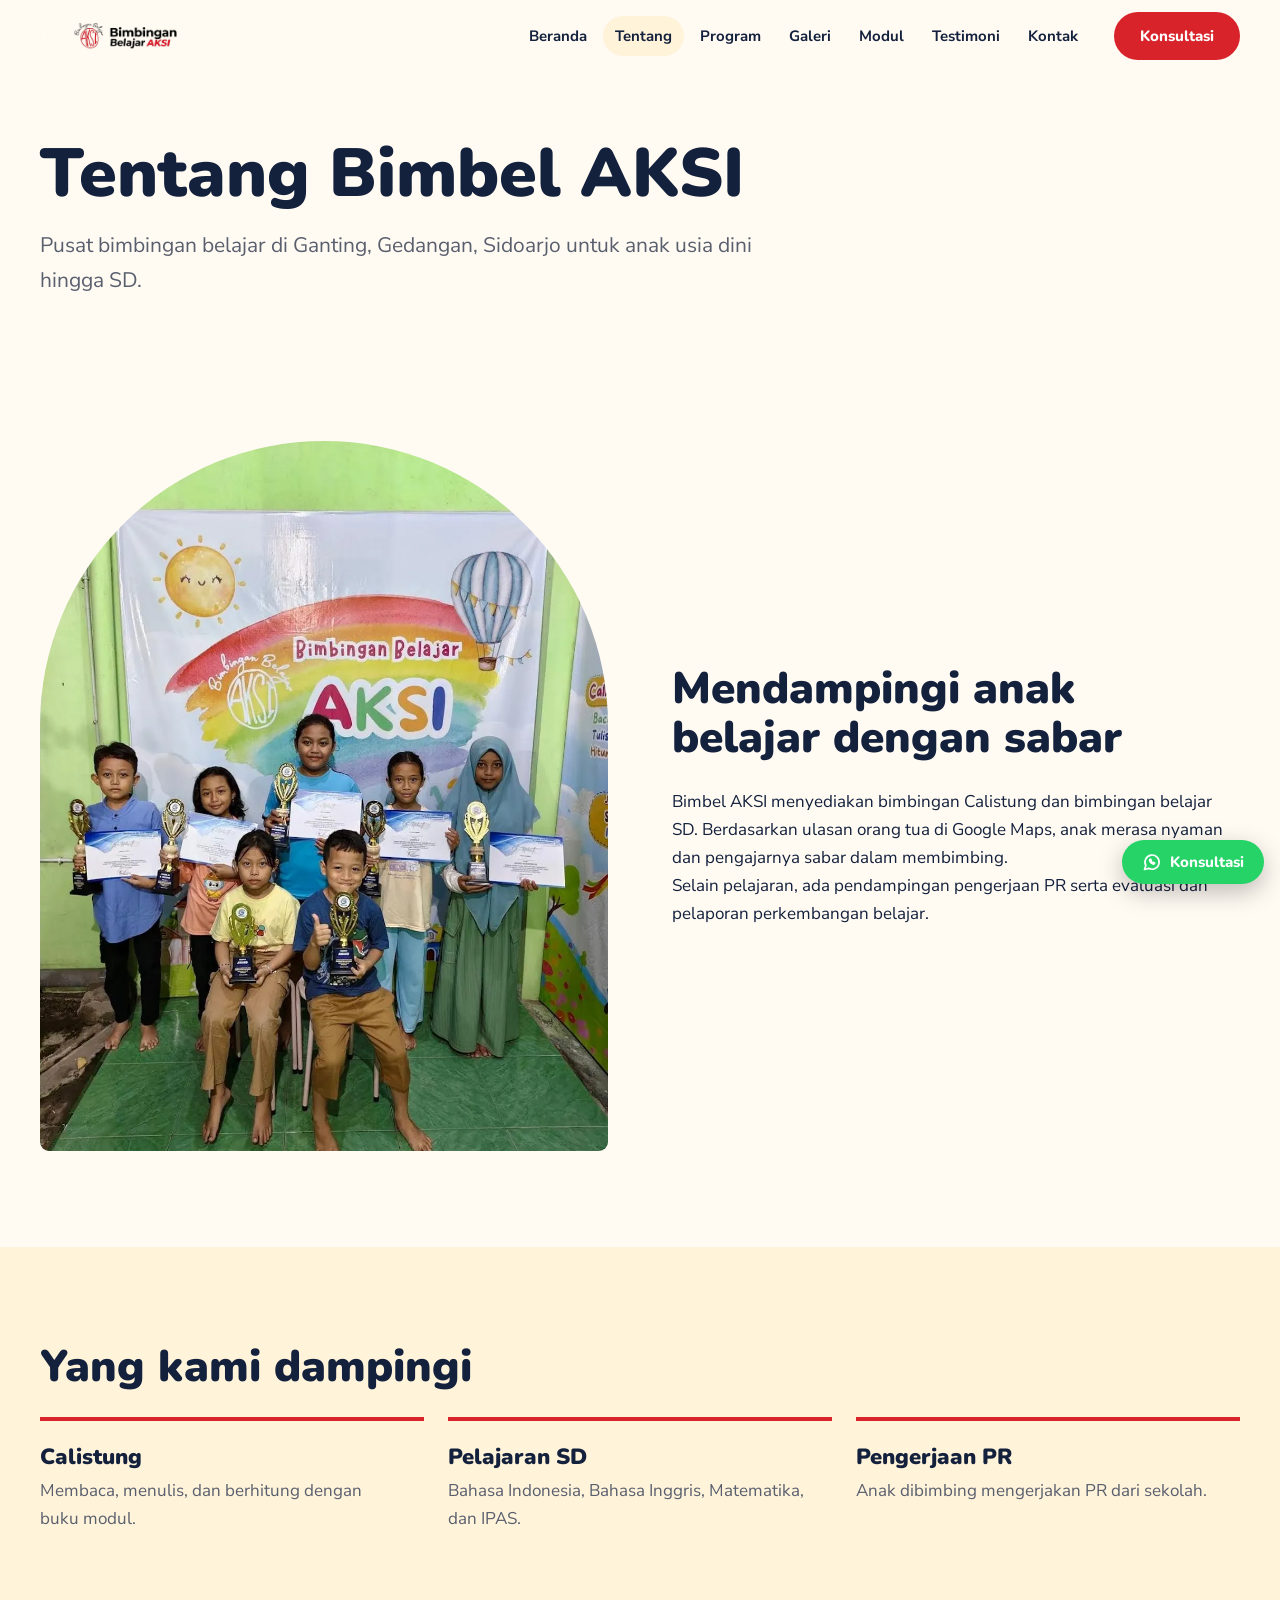
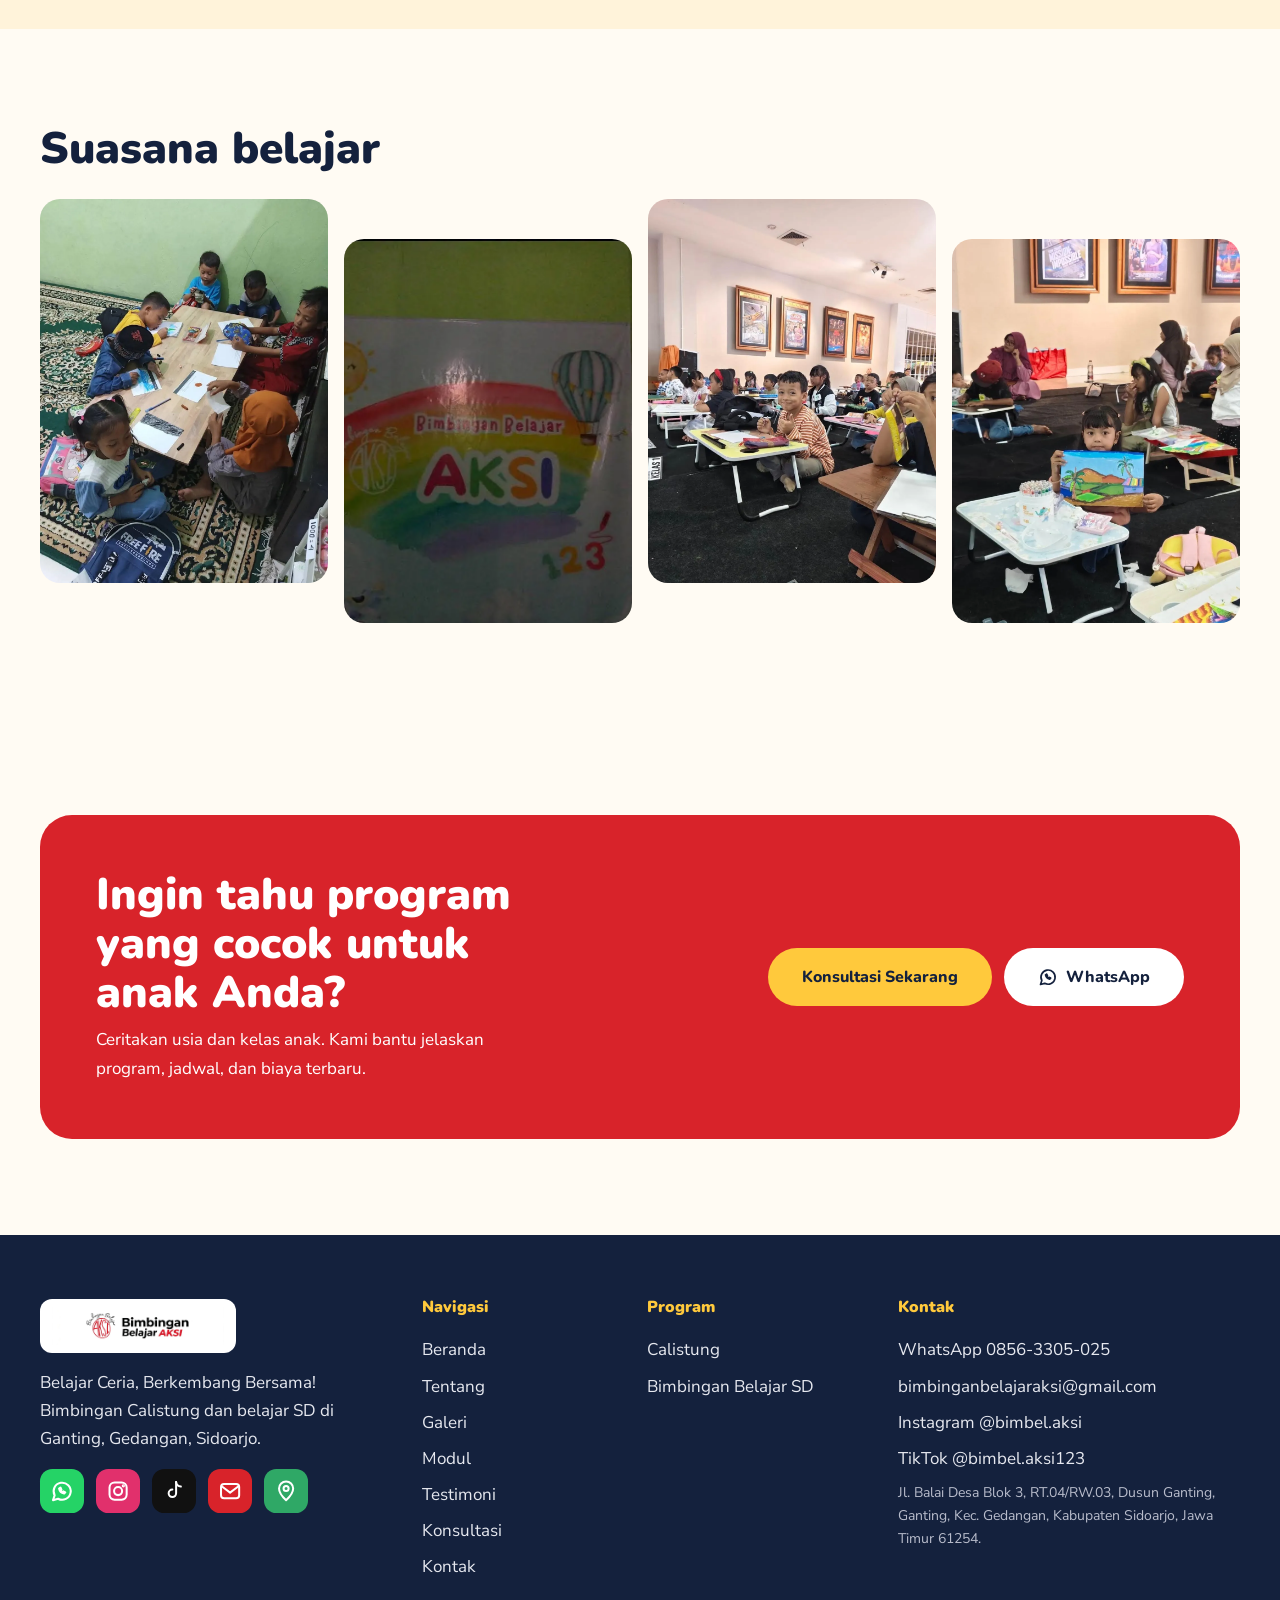
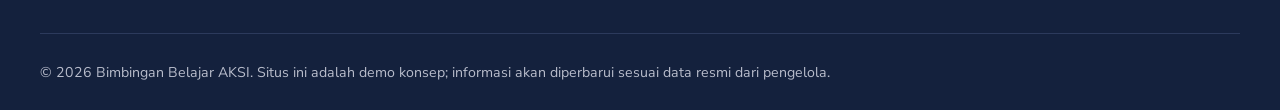
<file: tentang/index.html>
<!doctype html><html lang="id"><head><meta charset="utf-8"><meta name="viewport" content="width=device-width,initial-scale=1,viewport-fit=cover">
<title>Tentang Bimbel AKSI | Bimbingan Belajar Gedangan Sidoarjo</title><meta name="description" content="Profil Bimbel AKSI: pendampingan Calistung dan bimbingan belajar SD di Ganting, Gedangan, Sidoarjo."><meta property="og:title" content="Tentang Bimbel AKSI | Bimbingan Belajar Gedangan Sidoarjo"><meta property="og:description" content="Profil Bimbel AKSI: pendampingan Calistung dan bimbingan belajar SD di Ganting, Gedangan, Sidoarjo."><meta property="og:type" content="website"><meta property="og:locale" content="id_ID"><meta property="og:image" content="https://example.com/assets/img/bersama.webp">
<link rel="icon" href="../assets/img/favicon.png"><link rel="preconnect" href="https://fonts.googleapis.com"><link rel="preconnect" href="https://fonts.gstatic.com" crossorigin>
<link rel="stylesheet" href="https://fonts.googleapis.com/css2?family=Nunito:wght@700;800;900&family=Nunito+Sans:wght@400;600;700&display=swap"><link rel="stylesheet" href="../assets/style.css"><script type="application/ld+json">{"@context": "https://schema.org", "@type": "EducationalOrganization", "name": "Bimbingan Belajar AKSI", "telephone": "+628563305025", "email": "bimbinganbelajaraksi@gmail.com", "address": {"@type": "PostalAddress", "streetAddress": "Jl. Balai Desa Blok 3, RT.04/RW.03, Dusun Ganting, Ganting, Kec. Gedangan, Kabupaten Sidoarjo, Jawa Timur 61254.", "addressLocality": "Gedangan", "addressRegion": "Jawa Timur", "addressCountry": "ID"}, "hasMap": "https://maps.app.goo.gl/pmybYHiky3W4Xg486", "sameAs": ["https://www.instagram.com/bimbel.aksi", "https://www.tiktok.com/@bimbel.aksi123"]}</script></head><body>
<a class="skip" href="#main">Lewati ke konten</a>
<header class="hdr" id="hdr"><div class="wrap hdr-in"><a class="logo" href="../index.html" aria-label="Bimbel AKSI – Beranda"><img src="../assets/img/logo-horizontal.jpg" alt="Bimbingan Belajar AKSI" width="170" height="38"></a>
<nav aria-label="Navigasi utama" id="nav"><ul><li><a class="nl" href="../index.html">Beranda</a></li><li><a class="nl" href="../tentang/index.html" aria-current="page">Tentang</a></li><li class="has-dd"><a class="nl" href="../program/index.html">Program</a><button class="ddb" aria-label="Buka submenu Program" aria-expanded="false"><svg class="ic" viewBox="0 0 24 24" fill="none" stroke="currentColor" stroke-width="2" stroke-linecap="round" stroke-linejoin="round" aria-hidden="true"><path d="M6 9l6 6 6-6"/></svg></button><div class="dd"><a href="../program/calistung/index.html">Calistung</a><a href="../program/bimbingan-sd/index.html">Bimbingan Belajar SD</a></div></li><li><a class="nl" href="../galeri/index.html">Galeri</a></li><li><a class="nl" href="../modul/index.html">Modul</a></li><li><a class="nl" href="../testimoni/index.html">Testimoni</a></li><li><a class="nl" href="../kontak/index.html">Kontak</a></li></ul></nav><a class="btn btn-r hdr-cta" href="../pendaftaran/index.html">Konsultasi</a><button class="burger" id="burger" aria-label="Buka menu" aria-expanded="false" aria-controls="nav"><svg class="ic" viewBox="0 0 24 24" fill="none" stroke="currentColor" stroke-width="2" stroke-linecap="round" stroke-linejoin="round" aria-hidden="true"><path d="M4 7h16M4 12h16M4 17h16"/></svg></button></div></header>
<main id="main"><section class="phead"><div class="wrap"><h1 class="rv">Tentang Bimbel AKSI</h1><p class="lede rv">Pusat bimbingan belajar di Ganting, Gedangan, Sidoarjo untuk anak usia dini hingga SD.</p></div></section>
<section class="sec"><div class="wrap two"><figure class="arch rv"><img class="" src="../assets/img/bersama.webp" alt="Dokumentasi bersama siswa Bimbel AKSI" width="1077" height="1400" loading="lazy" decoding="async"></figure><div><h2 class="rv">Mendampingi anak belajar dengan sabar</h2><p class="rv">Bimbel AKSI menyediakan bimbingan Calistung dan bimbingan belajar SD. Berdasarkan ulasan orang tua di Google Maps, anak merasa nyaman dan pengajarnya sabar dalam membimbing.</p><p class="rv">Selain pelajaran, ada pendampingan pengerjaan PR serta evaluasi dan pelaporan perkembangan belajar.</p></div></div></section>
<section class="sec soft"><div class="wrap"><h2 class="rv">Yang kami dampingi</h2><div class="g3"><div class="mx rv"><h3>Calistung</h3><p>Membaca, menulis, dan berhitung dengan buku modul.</p></div><div class="mx rv"><h3>Pelajaran SD</h3><p>Bahasa Indonesia, Bahasa Inggris, Matematika, dan IPAS.</p></div><div class="mx rv"><h3>Pengerjaan PR</h3><p>Anak dibimbing mengerjakan PR dari sekolah.</p></div></div></div></section>
<section class="sec"><div class="wrap"><h2 class="rv">Suasana belajar</h2><div class="mini"><figure class="m0 imgr rv"><img class="" src="../assets/img/kelompok-1.webp" alt="Pembelajaran kelompok dengan modul" width="1080" height="1080" loading="lazy" decoding="async"></figure><figure class="m1 imgr rv"><img class="" src="../assets/img/dinding.webp" alt="Dinding ruang belajar bergambar pelangi dan logo AKSI" width="1080" height="1080" loading="lazy" decoding="async"></figure><figure class="m2 imgr rv"><img class="" src="../assets/img/kelas-1.webp" alt="Suasana kelas bersama" width="1080" height="1080" loading="lazy" decoding="async"></figure><figure class="m3 imgr rv"><img class="" src="../assets/img/belajar-1.webp" alt="Anak-anak belajar di meja lipat" width="1080" height="1080" loading="lazy" decoding="async"></figure></div></div></section><section class="sec"><div class="wrap"><div class="ctab rv"><div><h2>Ingin tahu program yang cocok untuk anak Anda?</h2><p>Ceritakan usia dan kelas anak. Kami bantu jelaskan program, jadwal, dan biaya terbaru.</p></div><div class="acts"><a class="btn btn-y btn-l" href="../pendaftaran/index.html">Konsultasi Sekarang</a><a class="btn btn-w btn-l" href="https://wa.me/628563305025" target="_blank" rel="noopener"><svg class="ic" viewBox="0 0 24 24" fill="none" stroke="currentColor" stroke-width="2" stroke-linecap="round" stroke-linejoin="round" aria-hidden="true"><path d="M3 21l1.6-4.8A8.5 8.5 0 1 1 8 19.6L3 21z"/><path d="M9 9.5c.5 2.5 2.5 4.5 5 5l1.2-1.2-2-1-.8.8a4 4 0 0 1-1.8-1.8l.8-.8-1-2L9 9.5z"/></svg>WhatsApp</a></div></div></div></section></main>
<footer class="ftr"><div class="wrap fg"><div><img class="flogo" src="../assets/img/logo-horizontal.jpg" alt="Bimbingan Belajar AKSI" width="170" height="38"><p>Belajar Ceria, Berkembang Bersama! Bimbingan Calistung dan belajar SD di Ganting, Gedangan, Sidoarjo.</p><div class="socs"><a class="soc" style="--b:#25D366;--s:44px" href="https://wa.me/628563305025" target="_blank" rel="noopener" aria-label="WhatsApp Bimbel AKSI"><svg class="ic" viewBox="0 0 24 24" fill="none" stroke="currentColor" stroke-width="2" stroke-linecap="round" stroke-linejoin="round" aria-hidden="true"><path d="M3 21l1.6-4.8A8.5 8.5 0 1 1 8 19.6L3 21z"/><path d="M9 9.5c.5 2.5 2.5 4.5 5 5l1.2-1.2-2-1-.8.8a4 4 0 0 1-1.8-1.8l.8-.8-1-2L9 9.5z"/></svg></a><a class="soc" style="--b:#E1306C;--s:44px" href="https://www.instagram.com/bimbel.aksi" target="_blank" rel="noopener" aria-label="Instagram Bimbel AKSI"><svg class="ic" viewBox="0 0 24 24" fill="none" stroke="currentColor" stroke-width="2" stroke-linecap="round" stroke-linejoin="round" aria-hidden="true"><rect x="3.5" y="3.5" width="17" height="17" rx="5"/><circle cx="12" cy="12" r="4"/><circle cx="17.2" cy="6.8" r=".6"/></svg></a><a class="soc" style="--b:#111111;--s:44px" href="https://www.tiktok.com/@bimbel.aksi123" target="_blank" rel="noopener" aria-label="TikTok Bimbel AKSI"><svg class="ic" viewBox="0 0 24 24" fill="none" stroke="currentColor" stroke-width="2" stroke-linecap="round" stroke-linejoin="round" aria-hidden="true"><path d="M14 3v11.2a3.7 3.7 0 1 1-3.7-3.7"/><path d="M14 3c.3 2.5 2 4.2 4.7 4.5"/></svg></a><a class="soc" style="--b:#D8232A;--s:44px" href="mailto:bimbinganbelajaraksi@gmail.com" aria-label="Email Bimbel AKSI"><svg class="ic" viewBox="0 0 24 24" fill="none" stroke="currentColor" stroke-width="2" stroke-linecap="round" stroke-linejoin="round" aria-hidden="true"><rect x="3" y="5" width="18" height="14" rx="3"/><path d="M4 7.5l8 6 8-6"/></svg></a><a class="soc" style="--b:#2FA866;--s:44px" href="https://maps.app.goo.gl/pmybYHiky3W4Xg486" target="_blank" rel="noopener" aria-label="Google Maps Bimbel AKSI"><svg class="ic" viewBox="0 0 24 24" fill="none" stroke="currentColor" stroke-width="2" stroke-linecap="round" stroke-linejoin="round" aria-hidden="true"><path d="M12 21s7-6.2 7-11.5A7 7 0 0 0 5 9.5C5 14.8 12 21 12 21z"/><circle cx="12" cy="9.5" r="2.5"/></svg></a></div></div>
<div><h2>Navigasi</h2><ul><li><a href="../index.html">Beranda</a></li><li><a href="../tentang/index.html">Tentang</a></li><li><a href="../galeri/index.html">Galeri</a></li><li><a href="../modul/index.html">Modul</a></li><li><a href="../testimoni/index.html">Testimoni</a></li><li><a href="../pendaftaran/index.html">Konsultasi</a></li><li><a href="../kontak/index.html">Kontak</a></li></ul></div><div><h2>Program</h2><ul><li><a href="../program/calistung/index.html">Calistung</a></li><li><a href="../program/bimbingan-sd/index.html">Bimbingan Belajar SD</a></li></ul></div>
<div><h2>Kontak</h2><ul><li><a href="https://wa.me/628563305025" target="_blank" rel="noopener">WhatsApp 0856-3305-025</a></li><li><a href="mailto:bimbinganbelajaraksi@gmail.com">bimbinganbelajaraksi@gmail.com</a></li><li><a href="https://www.instagram.com/bimbel.aksi" target="_blank" rel="noopener">Instagram @bimbel.aksi</a></li><li><a href="https://www.tiktok.com/@bimbel.aksi123" target="_blank" rel="noopener">TikTok @bimbel.aksi123</a></li><li class="ad">Jl. Balai Desa Blok 3, RT.04/RW.03, Dusun Ganting, Ganting, Kec. Gedangan, Kabupaten Sidoarjo, Jawa Timur 61254.</li></ul></div></div>
<div class="wrap fb"><small>© 2026 Bimbingan Belajar AKSI. Situs ini adalah demo konsep; informasi akan diperbarui sesuai data resmi dari pengelola.</small></div></footer>
<a class="wafab" href="https://wa.me/628563305025?text=Halo%20Bimbel%20AKSI%2C%20saya%20ingin%20berkonsultasi%20mengenai%20program%20belajar." target="_blank" rel="noopener" aria-label="Konsultasi via WhatsApp"><svg class="ic" viewBox="0 0 24 24" fill="none" stroke="currentColor" stroke-width="2" stroke-linecap="round" stroke-linejoin="round" aria-hidden="true"><path d="M3 21l1.6-4.8A8.5 8.5 0 1 1 8 19.6L3 21z"/><path d="M9 9.5c.5 2.5 2.5 4.5 5 5l1.2-1.2-2-1-.8.8a4 4 0 0 1-1.8-1.8l.8-.8-1-2L9 9.5z"/></svg><span>Konsultasi</span></a>
<script src="../assets/app.js" defer></script></body></html>
</file>
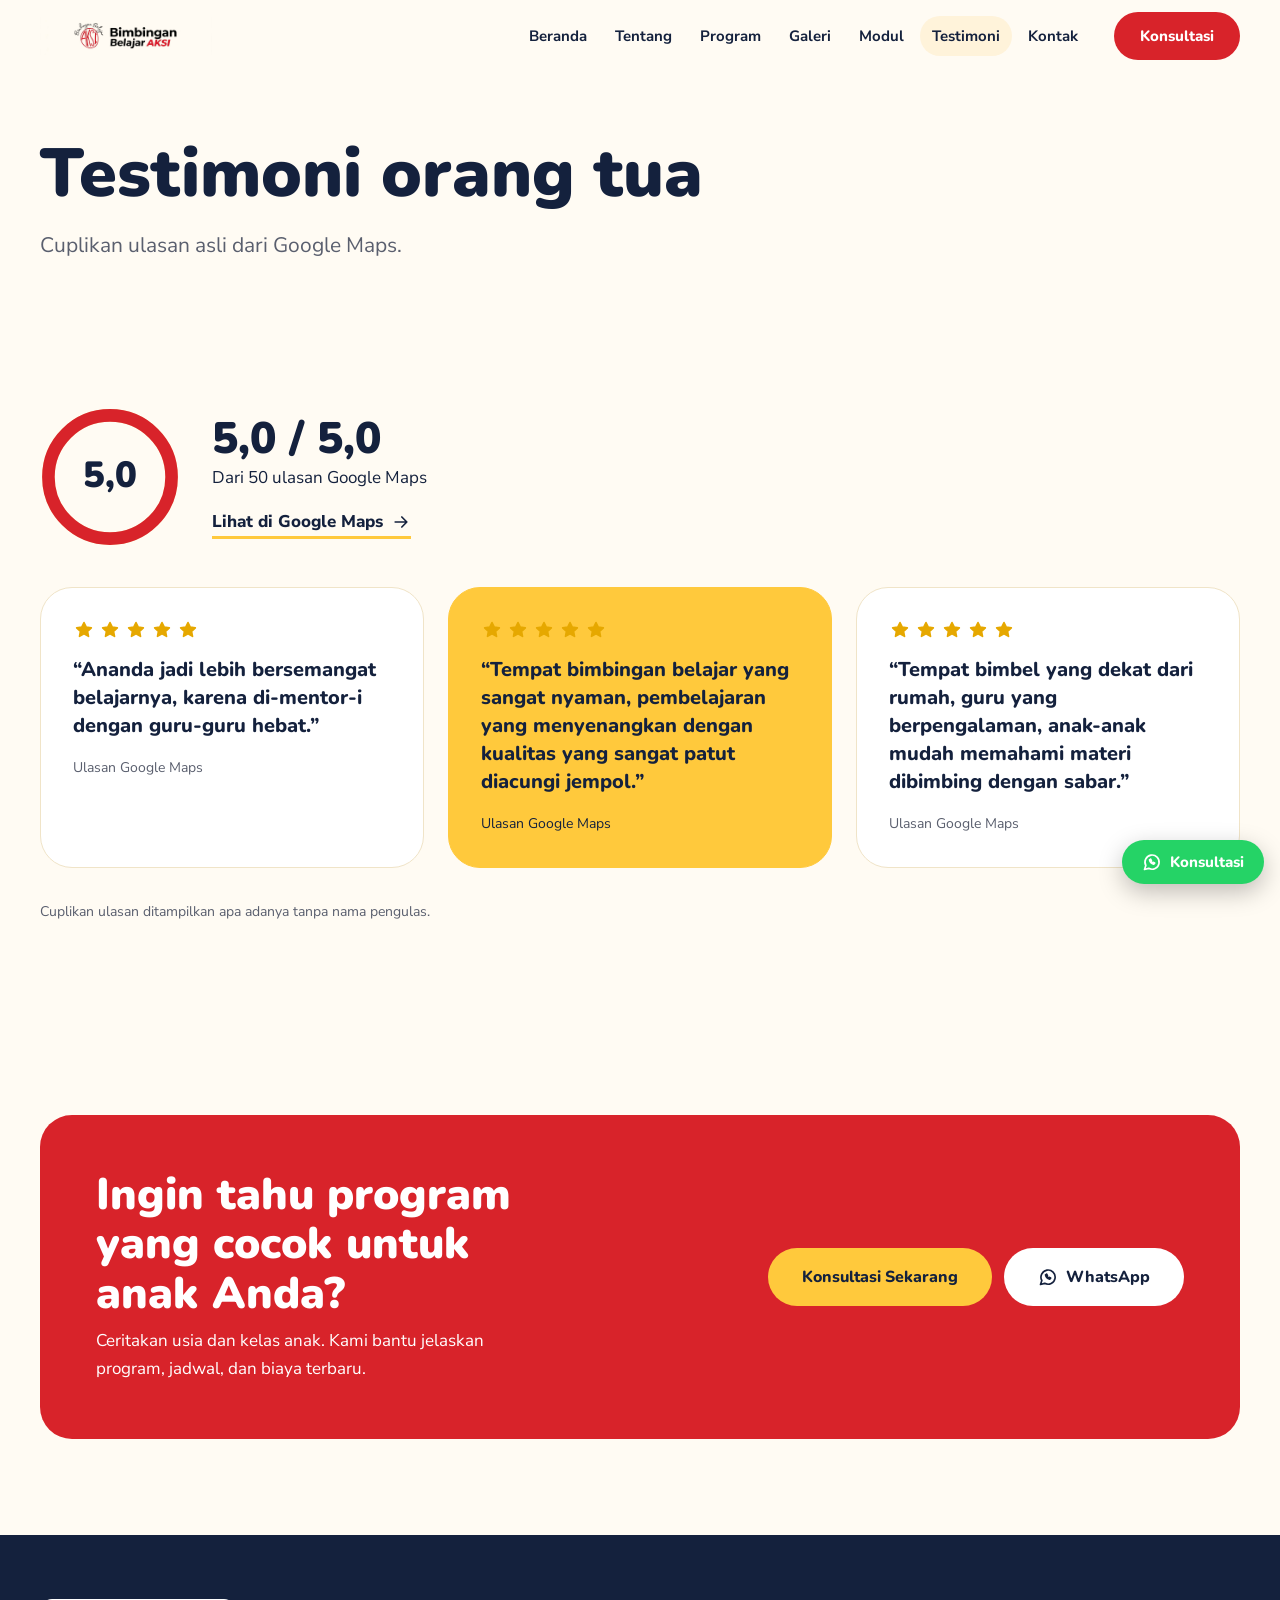
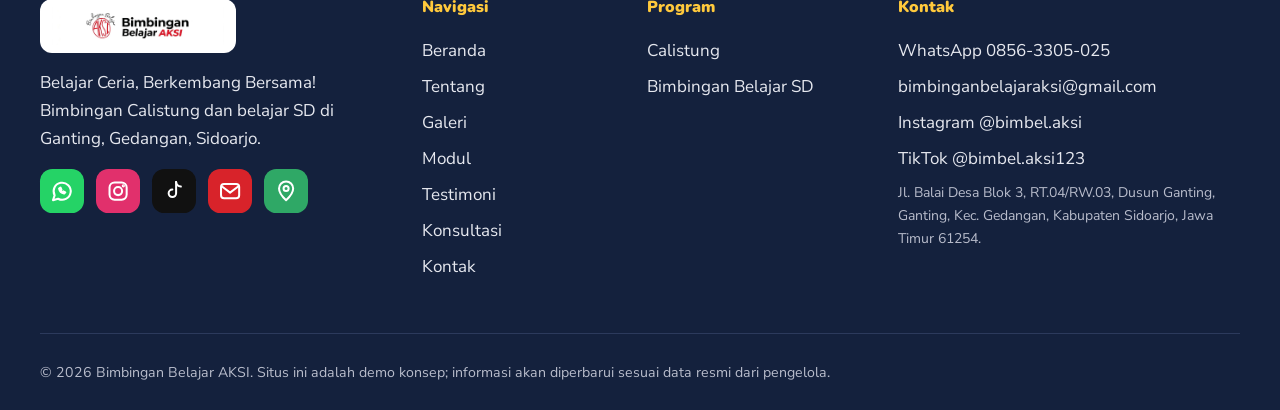
<file: testimoni/index.html>
<!doctype html><html lang="id"><head><meta charset="utf-8"><meta name="viewport" content="width=device-width,initial-scale=1,viewport-fit=cover">
<title>Testimoni Orang Tua | Bimbel AKSI Gedangan</title><meta name="description" content="Rating 5,0 dari 50 ulasan Google Maps untuk Bimbel AKSI Gedangan, Sidoarjo."><meta property="og:title" content="Testimoni Orang Tua | Bimbel AKSI Gedangan"><meta property="og:description" content="Rating 5,0 dari 50 ulasan Google Maps untuk Bimbel AKSI Gedangan, Sidoarjo."><meta property="og:type" content="website"><meta property="og:locale" content="id_ID"><meta property="og:image" content="https://example.com/assets/img/papan-tulis.webp">
<link rel="icon" href="../assets/img/favicon.png"><link rel="preconnect" href="https://fonts.googleapis.com"><link rel="preconnect" href="https://fonts.gstatic.com" crossorigin>
<link rel="stylesheet" href="https://fonts.googleapis.com/css2?family=Nunito:wght@700;800;900&family=Nunito+Sans:wght@400;600;700&display=swap"><link rel="stylesheet" href="../assets/style.css"><script type="application/ld+json">{"@context": "https://schema.org", "@type": "EducationalOrganization", "name": "Bimbingan Belajar AKSI", "telephone": "+628563305025", "email": "bimbinganbelajaraksi@gmail.com", "address": {"@type": "PostalAddress", "streetAddress": "Jl. Balai Desa Blok 3, RT.04/RW.03, Dusun Ganting, Ganting, Kec. Gedangan, Kabupaten Sidoarjo, Jawa Timur 61254.", "addressLocality": "Gedangan", "addressRegion": "Jawa Timur", "addressCountry": "ID"}, "hasMap": "https://maps.app.goo.gl/pmybYHiky3W4Xg486", "sameAs": ["https://www.instagram.com/bimbel.aksi", "https://www.tiktok.com/@bimbel.aksi123"]}</script></head><body>
<a class="skip" href="#main">Lewati ke konten</a>
<header class="hdr" id="hdr"><div class="wrap hdr-in"><a class="logo" href="../index.html" aria-label="Bimbel AKSI – Beranda"><img src="../assets/img/logo-horizontal.jpg" alt="Bimbingan Belajar AKSI" width="170" height="38"></a>
<nav aria-label="Navigasi utama" id="nav"><ul><li><a class="nl" href="../index.html">Beranda</a></li><li><a class="nl" href="../tentang/index.html">Tentang</a></li><li class="has-dd"><a class="nl" href="../program/index.html">Program</a><button class="ddb" aria-label="Buka submenu Program" aria-expanded="false"><svg class="ic" viewBox="0 0 24 24" fill="none" stroke="currentColor" stroke-width="2" stroke-linecap="round" stroke-linejoin="round" aria-hidden="true"><path d="M6 9l6 6 6-6"/></svg></button><div class="dd"><a href="../program/calistung/index.html">Calistung</a><a href="../program/bimbingan-sd/index.html">Bimbingan Belajar SD</a></div></li><li><a class="nl" href="../galeri/index.html">Galeri</a></li><li><a class="nl" href="../modul/index.html">Modul</a></li><li><a class="nl" href="../testimoni/index.html" aria-current="page">Testimoni</a></li><li><a class="nl" href="../kontak/index.html">Kontak</a></li></ul></nav><a class="btn btn-r hdr-cta" href="../pendaftaran/index.html">Konsultasi</a><button class="burger" id="burger" aria-label="Buka menu" aria-expanded="false" aria-controls="nav"><svg class="ic" viewBox="0 0 24 24" fill="none" stroke="currentColor" stroke-width="2" stroke-linecap="round" stroke-linejoin="round" aria-hidden="true"><path d="M4 7h16M4 12h16M4 17h16"/></svg></button></div></header>
<main id="main"><section class="phead"><div class="wrap"><h1 class="rv">Testimoni orang tua</h1><p class="lede rv">Cuplikan ulasan asli dari Google Maps.</p></div></section><section class="sec"><div class="wrap"><div class="ratebig rv"><svg class="ring" viewBox="0 0 100 100" role="img" aria-label="Rating 5,0 dari 5"><circle cx="50" cy="50" r="44" fill="none" stroke="#FFE7A8" stroke-width="9"/><circle cx="50" cy="50" r="44" fill="none" stroke="#D8232A" stroke-width="9" stroke-linecap="round" stroke-dasharray="276.46 276.46" transform="rotate(-90 50 50)"/><text x="50" y="57" text-anchor="middle" class="rt">5,0</text></svg><div><h2>5,0 / 5,0</h2><p>Dari 50 ulasan Google Maps</p><a class="more" href="https://maps.app.goo.gl/pmybYHiky3W4Xg486" target="_blank" rel="noopener">Lihat di Google Maps <svg class="ic" viewBox="0 0 24 24" fill="none" stroke="currentColor" stroke-width="2" stroke-linecap="round" stroke-linejoin="round" aria-hidden="true"><path d="M5 12h14M13 6l6 6-6 6"/></svg></a></div></div><div class="g3"><figure class="rvw rv"><div class="stars" aria-label="Bintang 5"><svg class="ic" viewBox="0 0 24 24" fill="none" stroke="currentColor" stroke-width="2" stroke-linecap="round" stroke-linejoin="round" aria-hidden="true"><path d="M12 3l2.7 5.6 6.1.8-4.5 4.2 1.1 6-5.4-3-5.4 3 1.1-6L3.2 9.4l6.1-.8z"/></svg><svg class="ic" viewBox="0 0 24 24" fill="none" stroke="currentColor" stroke-width="2" stroke-linecap="round" stroke-linejoin="round" aria-hidden="true"><path d="M12 3l2.7 5.6 6.1.8-4.5 4.2 1.1 6-5.4-3-5.4 3 1.1-6L3.2 9.4l6.1-.8z"/></svg><svg class="ic" viewBox="0 0 24 24" fill="none" stroke="currentColor" stroke-width="2" stroke-linecap="round" stroke-linejoin="round" aria-hidden="true"><path d="M12 3l2.7 5.6 6.1.8-4.5 4.2 1.1 6-5.4-3-5.4 3 1.1-6L3.2 9.4l6.1-.8z"/></svg><svg class="ic" viewBox="0 0 24 24" fill="none" stroke="currentColor" stroke-width="2" stroke-linecap="round" stroke-linejoin="round" aria-hidden="true"><path d="M12 3l2.7 5.6 6.1.8-4.5 4.2 1.1 6-5.4-3-5.4 3 1.1-6L3.2 9.4l6.1-.8z"/></svg><svg class="ic" viewBox="0 0 24 24" fill="none" stroke="currentColor" stroke-width="2" stroke-linecap="round" stroke-linejoin="round" aria-hidden="true"><path d="M12 3l2.7 5.6 6.1.8-4.5 4.2 1.1 6-5.4-3-5.4 3 1.1-6L3.2 9.4l6.1-.8z"/></svg></div><blockquote>“Ananda jadi lebih bersemangat belajarnya, karena di-mentor-i dengan guru-guru hebat.”</blockquote><figcaption>Ulasan Google Maps</figcaption></figure><figure class="rvw rv"><div class="stars" aria-label="Bintang 5"><svg class="ic" viewBox="0 0 24 24" fill="none" stroke="currentColor" stroke-width="2" stroke-linecap="round" stroke-linejoin="round" aria-hidden="true"><path d="M12 3l2.7 5.6 6.1.8-4.5 4.2 1.1 6-5.4-3-5.4 3 1.1-6L3.2 9.4l6.1-.8z"/></svg><svg class="ic" viewBox="0 0 24 24" fill="none" stroke="currentColor" stroke-width="2" stroke-linecap="round" stroke-linejoin="round" aria-hidden="true"><path d="M12 3l2.7 5.6 6.1.8-4.5 4.2 1.1 6-5.4-3-5.4 3 1.1-6L3.2 9.4l6.1-.8z"/></svg><svg class="ic" viewBox="0 0 24 24" fill="none" stroke="currentColor" stroke-width="2" stroke-linecap="round" stroke-linejoin="round" aria-hidden="true"><path d="M12 3l2.7 5.6 6.1.8-4.5 4.2 1.1 6-5.4-3-5.4 3 1.1-6L3.2 9.4l6.1-.8z"/></svg><svg class="ic" viewBox="0 0 24 24" fill="none" stroke="currentColor" stroke-width="2" stroke-linecap="round" stroke-linejoin="round" aria-hidden="true"><path d="M12 3l2.7 5.6 6.1.8-4.5 4.2 1.1 6-5.4-3-5.4 3 1.1-6L3.2 9.4l6.1-.8z"/></svg><svg class="ic" viewBox="0 0 24 24" fill="none" stroke="currentColor" stroke-width="2" stroke-linecap="round" stroke-linejoin="round" aria-hidden="true"><path d="M12 3l2.7 5.6 6.1.8-4.5 4.2 1.1 6-5.4-3-5.4 3 1.1-6L3.2 9.4l6.1-.8z"/></svg></div><blockquote>“Tempat bimbingan belajar yang sangat nyaman, pembelajaran yang menyenangkan dengan kualitas yang sangat patut diacungi jempol.”</blockquote><figcaption>Ulasan Google Maps</figcaption></figure><figure class="rvw rv"><div class="stars" aria-label="Bintang 5"><svg class="ic" viewBox="0 0 24 24" fill="none" stroke="currentColor" stroke-width="2" stroke-linecap="round" stroke-linejoin="round" aria-hidden="true"><path d="M12 3l2.7 5.6 6.1.8-4.5 4.2 1.1 6-5.4-3-5.4 3 1.1-6L3.2 9.4l6.1-.8z"/></svg><svg class="ic" viewBox="0 0 24 24" fill="none" stroke="currentColor" stroke-width="2" stroke-linecap="round" stroke-linejoin="round" aria-hidden="true"><path d="M12 3l2.7 5.6 6.1.8-4.5 4.2 1.1 6-5.4-3-5.4 3 1.1-6L3.2 9.4l6.1-.8z"/></svg><svg class="ic" viewBox="0 0 24 24" fill="none" stroke="currentColor" stroke-width="2" stroke-linecap="round" stroke-linejoin="round" aria-hidden="true"><path d="M12 3l2.7 5.6 6.1.8-4.5 4.2 1.1 6-5.4-3-5.4 3 1.1-6L3.2 9.4l6.1-.8z"/></svg><svg class="ic" viewBox="0 0 24 24" fill="none" stroke="currentColor" stroke-width="2" stroke-linecap="round" stroke-linejoin="round" aria-hidden="true"><path d="M12 3l2.7 5.6 6.1.8-4.5 4.2 1.1 6-5.4-3-5.4 3 1.1-6L3.2 9.4l6.1-.8z"/></svg><svg class="ic" viewBox="0 0 24 24" fill="none" stroke="currentColor" stroke-width="2" stroke-linecap="round" stroke-linejoin="round" aria-hidden="true"><path d="M12 3l2.7 5.6 6.1.8-4.5 4.2 1.1 6-5.4-3-5.4 3 1.1-6L3.2 9.4l6.1-.8z"/></svg></div><blockquote>“Tempat bimbel yang dekat dari rumah, guru yang berpengalaman, anak-anak mudah memahami materi dibimbing dengan sabar.”</blockquote><figcaption>Ulasan Google Maps</figcaption></figure></div><p class="note">Cuplikan ulasan ditampilkan apa adanya tanpa nama pengulas.</p></div></section><section class="sec"><div class="wrap"><div class="ctab rv"><div><h2>Ingin tahu program yang cocok untuk anak Anda?</h2><p>Ceritakan usia dan kelas anak. Kami bantu jelaskan program, jadwal, dan biaya terbaru.</p></div><div class="acts"><a class="btn btn-y btn-l" href="../pendaftaran/index.html">Konsultasi Sekarang</a><a class="btn btn-w btn-l" href="https://wa.me/628563305025" target="_blank" rel="noopener"><svg class="ic" viewBox="0 0 24 24" fill="none" stroke="currentColor" stroke-width="2" stroke-linecap="round" stroke-linejoin="round" aria-hidden="true"><path d="M3 21l1.6-4.8A8.5 8.5 0 1 1 8 19.6L3 21z"/><path d="M9 9.5c.5 2.5 2.5 4.5 5 5l1.2-1.2-2-1-.8.8a4 4 0 0 1-1.8-1.8l.8-.8-1-2L9 9.5z"/></svg>WhatsApp</a></div></div></div></section></main>
<footer class="ftr"><div class="wrap fg"><div><img class="flogo" src="../assets/img/logo-horizontal.jpg" alt="Bimbingan Belajar AKSI" width="170" height="38"><p>Belajar Ceria, Berkembang Bersama! Bimbingan Calistung dan belajar SD di Ganting, Gedangan, Sidoarjo.</p><div class="socs"><a class="soc" style="--b:#25D366;--s:44px" href="https://wa.me/628563305025" target="_blank" rel="noopener" aria-label="WhatsApp Bimbel AKSI"><svg class="ic" viewBox="0 0 24 24" fill="none" stroke="currentColor" stroke-width="2" stroke-linecap="round" stroke-linejoin="round" aria-hidden="true"><path d="M3 21l1.6-4.8A8.5 8.5 0 1 1 8 19.6L3 21z"/><path d="M9 9.5c.5 2.5 2.5 4.5 5 5l1.2-1.2-2-1-.8.8a4 4 0 0 1-1.8-1.8l.8-.8-1-2L9 9.5z"/></svg></a><a class="soc" style="--b:#E1306C;--s:44px" href="https://www.instagram.com/bimbel.aksi" target="_blank" rel="noopener" aria-label="Instagram Bimbel AKSI"><svg class="ic" viewBox="0 0 24 24" fill="none" stroke="currentColor" stroke-width="2" stroke-linecap="round" stroke-linejoin="round" aria-hidden="true"><rect x="3.5" y="3.5" width="17" height="17" rx="5"/><circle cx="12" cy="12" r="4"/><circle cx="17.2" cy="6.8" r=".6"/></svg></a><a class="soc" style="--b:#111111;--s:44px" href="https://www.tiktok.com/@bimbel.aksi123" target="_blank" rel="noopener" aria-label="TikTok Bimbel AKSI"><svg class="ic" viewBox="0 0 24 24" fill="none" stroke="currentColor" stroke-width="2" stroke-linecap="round" stroke-linejoin="round" aria-hidden="true"><path d="M14 3v11.2a3.7 3.7 0 1 1-3.7-3.7"/><path d="M14 3c.3 2.5 2 4.2 4.7 4.5"/></svg></a><a class="soc" style="--b:#D8232A;--s:44px" href="mailto:bimbinganbelajaraksi@gmail.com" aria-label="Email Bimbel AKSI"><svg class="ic" viewBox="0 0 24 24" fill="none" stroke="currentColor" stroke-width="2" stroke-linecap="round" stroke-linejoin="round" aria-hidden="true"><rect x="3" y="5" width="18" height="14" rx="3"/><path d="M4 7.5l8 6 8-6"/></svg></a><a class="soc" style="--b:#2FA866;--s:44px" href="https://maps.app.goo.gl/pmybYHiky3W4Xg486" target="_blank" rel="noopener" aria-label="Google Maps Bimbel AKSI"><svg class="ic" viewBox="0 0 24 24" fill="none" stroke="currentColor" stroke-width="2" stroke-linecap="round" stroke-linejoin="round" aria-hidden="true"><path d="M12 21s7-6.2 7-11.5A7 7 0 0 0 5 9.5C5 14.8 12 21 12 21z"/><circle cx="12" cy="9.5" r="2.5"/></svg></a></div></div>
<div><h2>Navigasi</h2><ul><li><a href="../index.html">Beranda</a></li><li><a href="../tentang/index.html">Tentang</a></li><li><a href="../galeri/index.html">Galeri</a></li><li><a href="../modul/index.html">Modul</a></li><li><a href="../testimoni/index.html">Testimoni</a></li><li><a href="../pendaftaran/index.html">Konsultasi</a></li><li><a href="../kontak/index.html">Kontak</a></li></ul></div><div><h2>Program</h2><ul><li><a href="../program/calistung/index.html">Calistung</a></li><li><a href="../program/bimbingan-sd/index.html">Bimbingan Belajar SD</a></li></ul></div>
<div><h2>Kontak</h2><ul><li><a href="https://wa.me/628563305025" target="_blank" rel="noopener">WhatsApp 0856-3305-025</a></li><li><a href="mailto:bimbinganbelajaraksi@gmail.com">bimbinganbelajaraksi@gmail.com</a></li><li><a href="https://www.instagram.com/bimbel.aksi" target="_blank" rel="noopener">Instagram @bimbel.aksi</a></li><li><a href="https://www.tiktok.com/@bimbel.aksi123" target="_blank" rel="noopener">TikTok @bimbel.aksi123</a></li><li class="ad">Jl. Balai Desa Blok 3, RT.04/RW.03, Dusun Ganting, Ganting, Kec. Gedangan, Kabupaten Sidoarjo, Jawa Timur 61254.</li></ul></div></div>
<div class="wrap fb"><small>© 2026 Bimbingan Belajar AKSI. Situs ini adalah demo konsep; informasi akan diperbarui sesuai data resmi dari pengelola.</small></div></footer>
<a class="wafab" href="https://wa.me/628563305025?text=Halo%20Bimbel%20AKSI%2C%20saya%20ingin%20berkonsultasi%20mengenai%20program%20belajar." target="_blank" rel="noopener" aria-label="Konsultasi via WhatsApp"><svg class="ic" viewBox="0 0 24 24" fill="none" stroke="currentColor" stroke-width="2" stroke-linecap="round" stroke-linejoin="round" aria-hidden="true"><path d="M3 21l1.6-4.8A8.5 8.5 0 1 1 8 19.6L3 21z"/><path d="M9 9.5c.5 2.5 2.5 4.5 5 5l1.2-1.2-2-1-.8.8a4 4 0 0 1-1.8-1.8l.8-.8-1-2L9 9.5z"/></svg><span>Konsultasi</span></a>
<script src="../assets/app.js" defer></script></body></html>
</file>
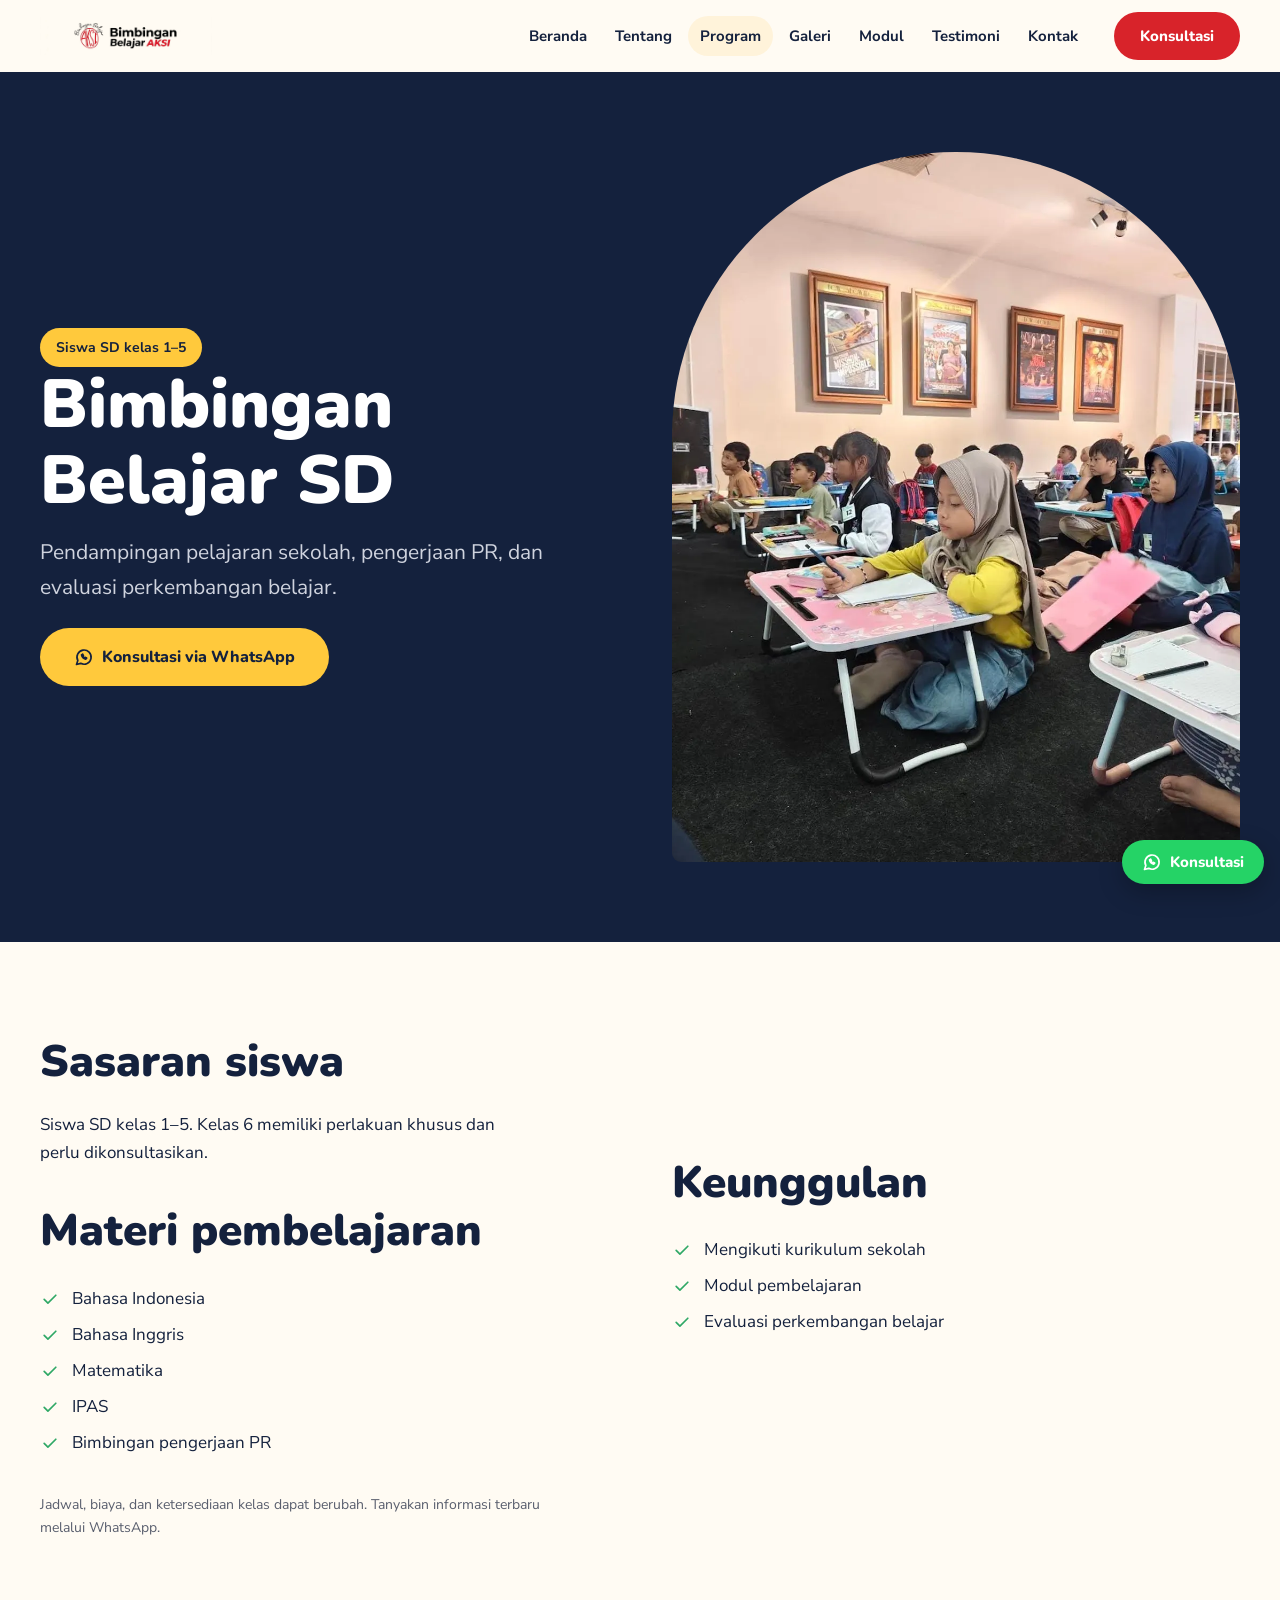
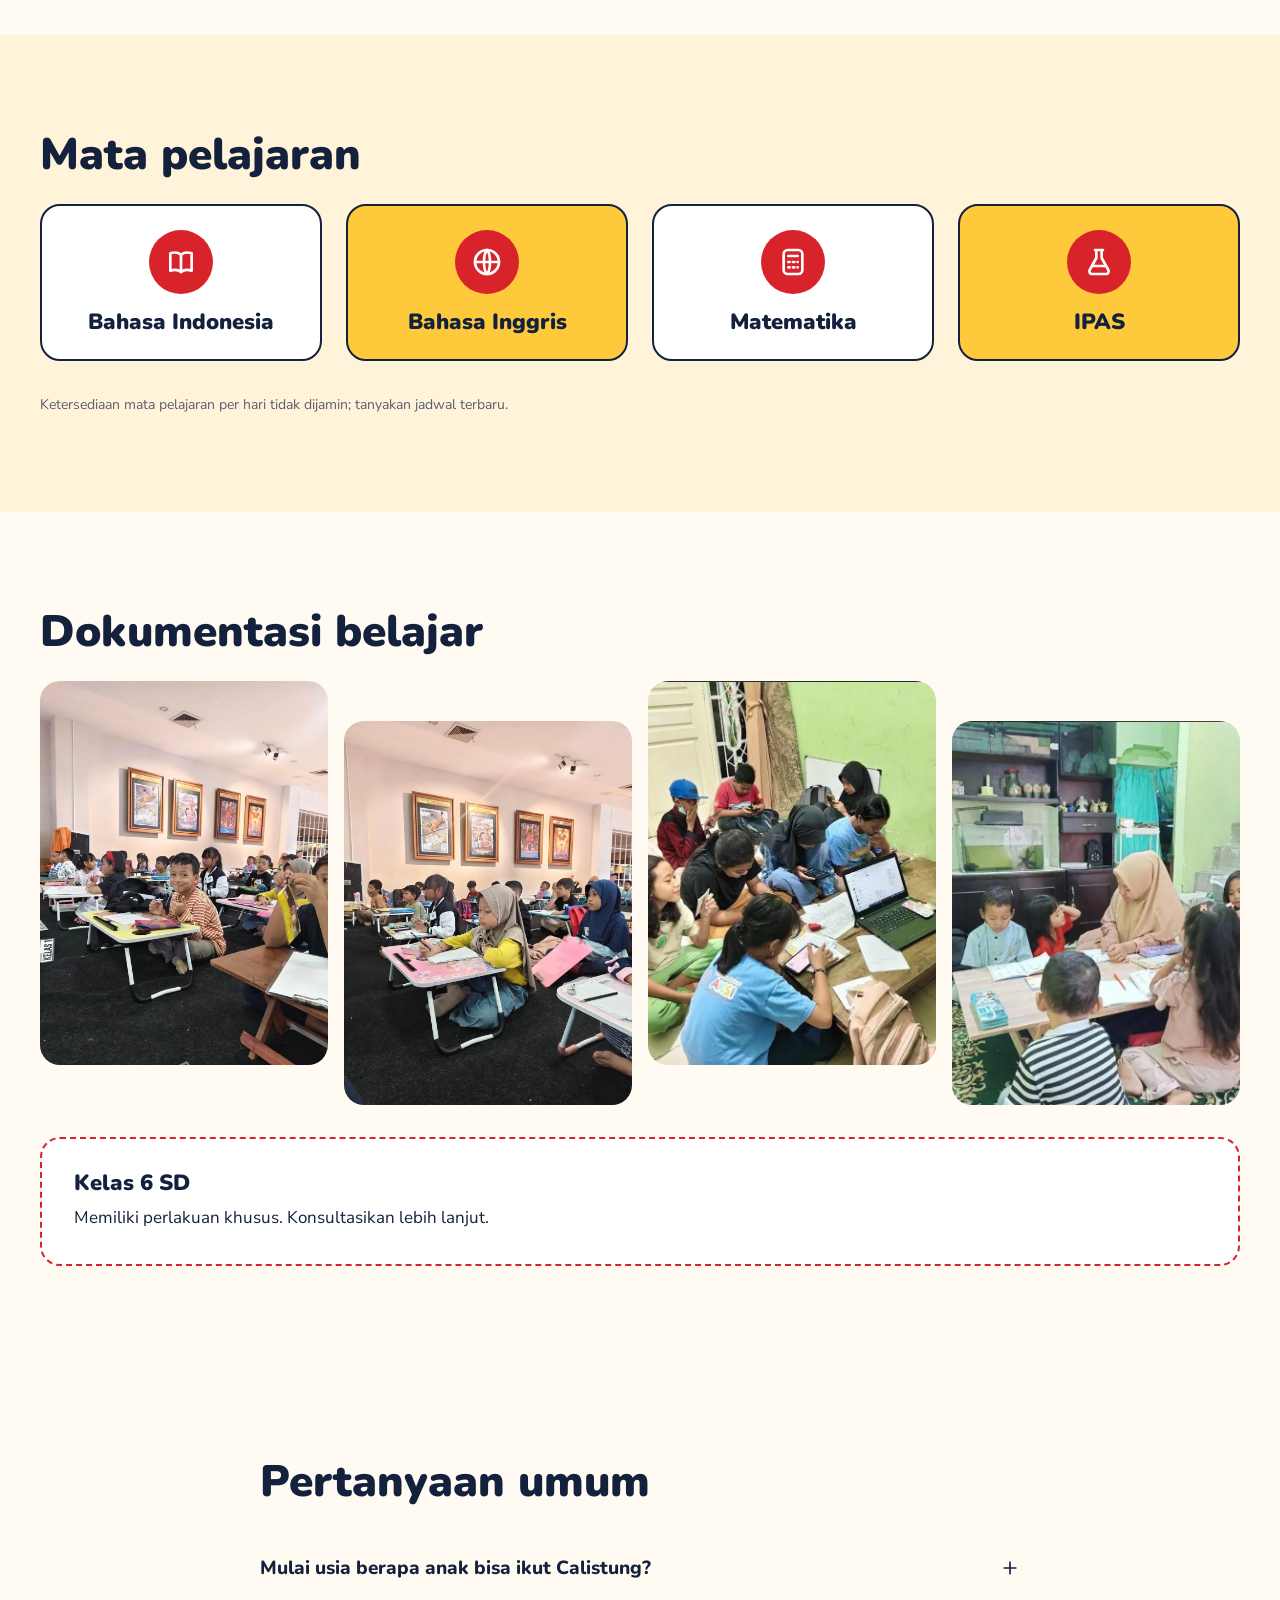
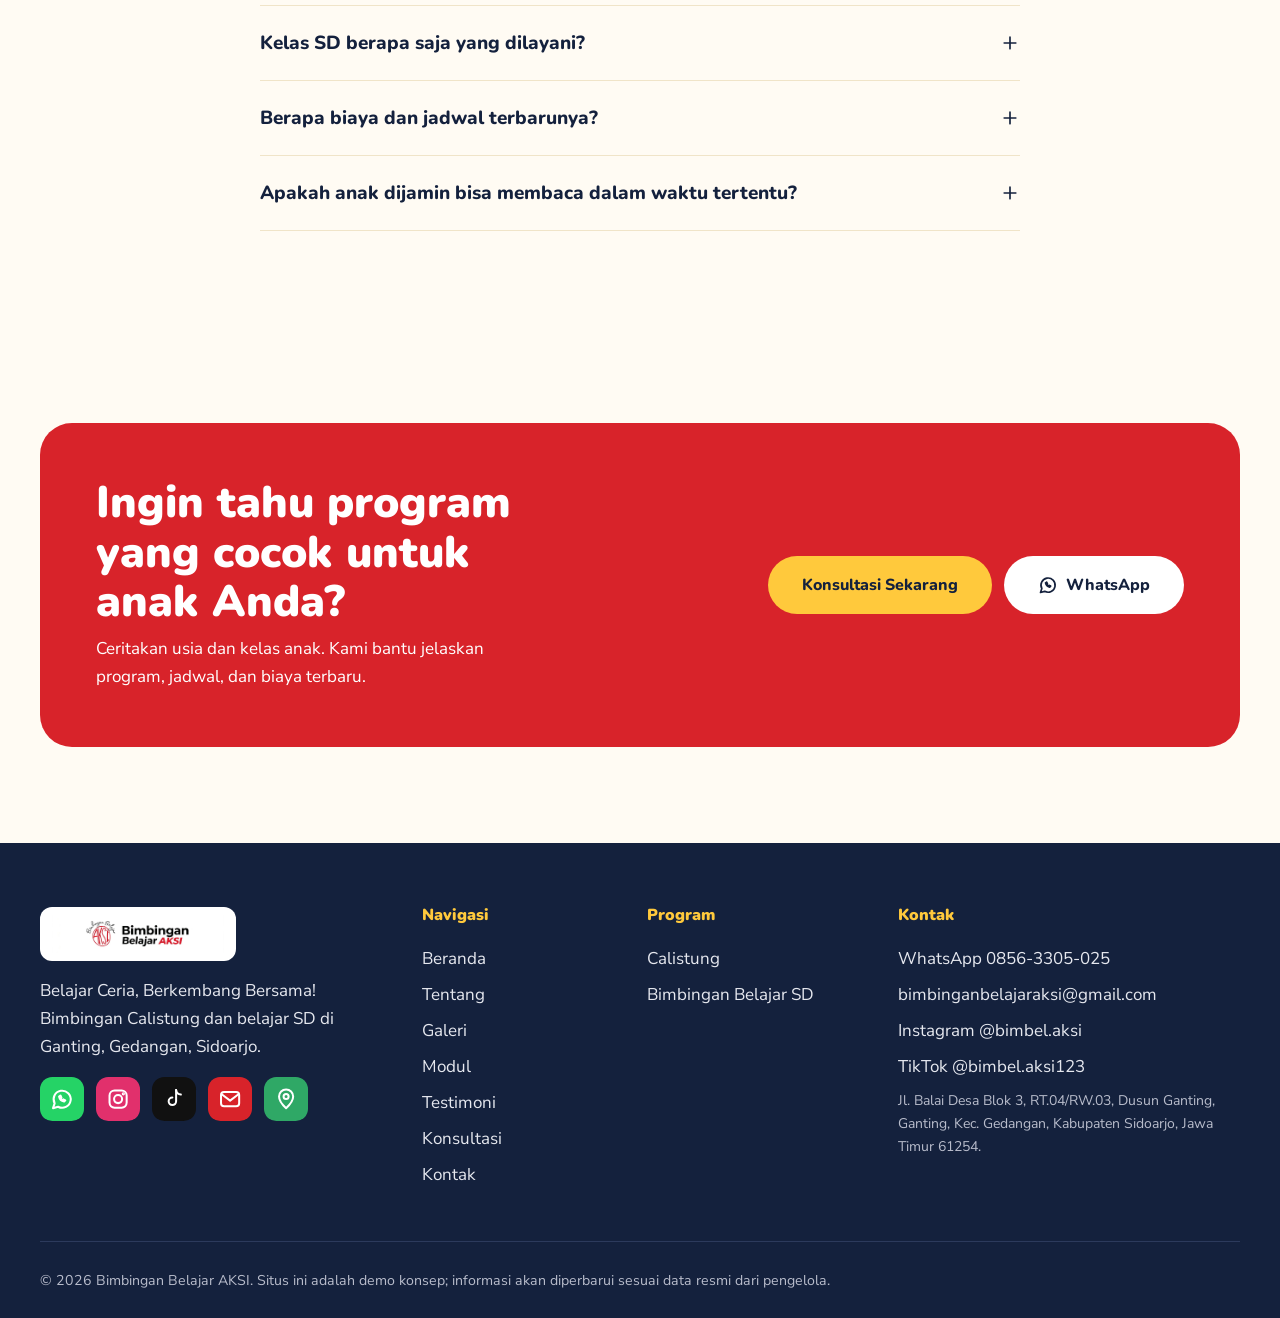
<file: program/bimbingan-sd/index.html>
<!doctype html><html lang="id"><head><meta charset="utf-8"><meta name="viewport" content="width=device-width,initial-scale=1,viewport-fit=cover">
<title>Bimbingan Belajar SD | Bimbel AKSI Gedangan Sidoarjo</title><meta name="description" content="Bimbingan Belajar SD di Bimbel AKSI, Gedangan, Sidoarjo. Pendampingan pelajaran sekolah, pengerjaan PR, dan evaluasi perkembangan belajar."><meta property="og:title" content="Bimbingan Belajar SD | Bimbel AKSI Gedangan Sidoarjo"><meta property="og:description" content="Bimbingan Belajar SD di Bimbel AKSI, Gedangan, Sidoarjo. Pendampingan pelajaran sekolah, pengerjaan PR, dan evaluasi perkembangan belajar."><meta property="og:type" content="website"><meta property="og:locale" content="id_ID"><meta property="og:image" content="https://example.com/assets/img/kelas-2.webp">
<link rel="icon" href="../../assets/img/favicon.png"><link rel="preconnect" href="https://fonts.googleapis.com"><link rel="preconnect" href="https://fonts.gstatic.com" crossorigin>
<link rel="stylesheet" href="https://fonts.googleapis.com/css2?family=Nunito:wght@700;800;900&family=Nunito+Sans:wght@400;600;700&display=swap"><link rel="stylesheet" href="../../assets/style.css"><script type="application/ld+json">{"@context": "https://schema.org", "@type": "EducationalOrganization", "name": "Bimbingan Belajar AKSI", "telephone": "+628563305025", "email": "bimbinganbelajaraksi@gmail.com", "address": {"@type": "PostalAddress", "streetAddress": "Jl. Balai Desa Blok 3, RT.04/RW.03, Dusun Ganting, Ganting, Kec. Gedangan, Kabupaten Sidoarjo, Jawa Timur 61254.", "addressLocality": "Gedangan", "addressRegion": "Jawa Timur", "addressCountry": "ID"}, "hasMap": "https://maps.app.goo.gl/pmybYHiky3W4Xg486", "sameAs": ["https://www.instagram.com/bimbel.aksi", "https://www.tiktok.com/@bimbel.aksi123"]}</script></head><body>
<a class="skip" href="#main">Lewati ke konten</a>
<header class="hdr" id="hdr"><div class="wrap hdr-in"><a class="logo" href="../../index.html" aria-label="Bimbel AKSI – Beranda"><img src="../../assets/img/logo-horizontal.jpg" alt="Bimbingan Belajar AKSI" width="170" height="38"></a>
<nav aria-label="Navigasi utama" id="nav"><ul><li><a class="nl" href="../../index.html">Beranda</a></li><li><a class="nl" href="../../tentang/index.html">Tentang</a></li><li class="has-dd"><a class="nl" href="../../program/index.html" aria-current="page">Program</a><button class="ddb" aria-label="Buka submenu Program" aria-expanded="false"><svg class="ic" viewBox="0 0 24 24" fill="none" stroke="currentColor" stroke-width="2" stroke-linecap="round" stroke-linejoin="round" aria-hidden="true"><path d="M6 9l6 6 6-6"/></svg></button><div class="dd"><a href="../../program/calistung/index.html">Calistung</a><a href="../../program/bimbingan-sd/index.html">Bimbingan Belajar SD</a></div></li><li><a class="nl" href="../../galeri/index.html">Galeri</a></li><li><a class="nl" href="../../modul/index.html">Modul</a></li><li><a class="nl" href="../../testimoni/index.html">Testimoni</a></li><li><a class="nl" href="../../kontak/index.html">Kontak</a></li></ul></nav><a class="btn btn-r hdr-cta" href="../../pendaftaran/index.html">Konsultasi</a><button class="burger" id="burger" aria-label="Buka menu" aria-expanded="false" aria-controls="nav"><svg class="ic" viewBox="0 0 24 24" fill="none" stroke="currentColor" stroke-width="2" stroke-linecap="round" stroke-linejoin="round" aria-hidden="true"><path d="M4 7h16M4 12h16M4 17h16"/></svg></button></div></header>
<main id="main"><section class="phead dk"><div class="wrap two"><div><p class="chip">Siswa SD kelas 1–5</p><h1 class="rv">Bimbingan Belajar SD</h1><p class="lede rv">Pendampingan pelajaran sekolah, pengerjaan PR, dan evaluasi perkembangan belajar.</p><div class="acts"><a class="btn btn-y btn-l" href="https://wa.me/628563305025?text=Halo%20Bimbel%20AKSI%2C%20saya%20ingin%20bertanya%20mengenai%20program%20Bimbingan%20Belajar%20SD.%20Terima%20kasih." target="_blank" rel="noopener"><svg class="ic" viewBox="0 0 24 24" fill="none" stroke="currentColor" stroke-width="2" stroke-linecap="round" stroke-linejoin="round" aria-hidden="true"><path d="M3 21l1.6-4.8A8.5 8.5 0 1 1 8 19.6L3 21z"/><path d="M9 9.5c.5 2.5 2.5 4.5 5 5l1.2-1.2-2-1-.8.8a4 4 0 0 1-1.8-1.8l.8-.8-1-2L9 9.5z"/></svg>Konsultasi via WhatsApp</a></div></div><figure class="arch rv"><img class="" src="../../assets/img/kelas-2.webp" alt="Bimbingan Belajar SD" width="1080" height="1080" decoding="async"></figure></div></section>
<section class="sec"><div class="wrap two"><div><h2 class="rv">Sasaran siswa</h2><p class="rv">Siswa SD kelas 1–5. Kelas 6 memiliki perlakuan khusus dan perlu dikonsultasikan.</p><h2 class="rv sp">Materi pembelajaran</h2><ul class="chk"><li class="rv"><svg class="ic" viewBox="0 0 24 24" fill="none" stroke="currentColor" stroke-width="2" stroke-linecap="round" stroke-linejoin="round" aria-hidden="true"><path d="M5 12.5l4.5 4.5L19 7.5"/></svg>Bahasa Indonesia</li><li class="rv"><svg class="ic" viewBox="0 0 24 24" fill="none" stroke="currentColor" stroke-width="2" stroke-linecap="round" stroke-linejoin="round" aria-hidden="true"><path d="M5 12.5l4.5 4.5L19 7.5"/></svg>Bahasa Inggris</li><li class="rv"><svg class="ic" viewBox="0 0 24 24" fill="none" stroke="currentColor" stroke-width="2" stroke-linecap="round" stroke-linejoin="round" aria-hidden="true"><path d="M5 12.5l4.5 4.5L19 7.5"/></svg>Matematika</li><li class="rv"><svg class="ic" viewBox="0 0 24 24" fill="none" stroke="currentColor" stroke-width="2" stroke-linecap="round" stroke-linejoin="round" aria-hidden="true"><path d="M5 12.5l4.5 4.5L19 7.5"/></svg>IPAS</li><li class="rv"><svg class="ic" viewBox="0 0 24 24" fill="none" stroke="currentColor" stroke-width="2" stroke-linecap="round" stroke-linejoin="round" aria-hidden="true"><path d="M5 12.5l4.5 4.5L19 7.5"/></svg>Bimbingan pengerjaan PR</li></ul></div><div><h2 class="rv">Keunggulan</h2><ul class="chk"><li class="rv"><svg class="ic" viewBox="0 0 24 24" fill="none" stroke="currentColor" stroke-width="2" stroke-linecap="round" stroke-linejoin="round" aria-hidden="true"><path d="M5 12.5l4.5 4.5L19 7.5"/></svg>Mengikuti kurikulum sekolah</li><li class="rv"><svg class="ic" viewBox="0 0 24 24" fill="none" stroke="currentColor" stroke-width="2" stroke-linecap="round" stroke-linejoin="round" aria-hidden="true"><path d="M5 12.5l4.5 4.5L19 7.5"/></svg>Modul pembelajaran</li><li class="rv"><svg class="ic" viewBox="0 0 24 24" fill="none" stroke="currentColor" stroke-width="2" stroke-linecap="round" stroke-linejoin="round" aria-hidden="true"><path d="M5 12.5l4.5 4.5L19 7.5"/></svg>Evaluasi perkembangan belajar</li></ul></div></div><div class="wrap"><p class="note">Jadwal, biaya, dan ketersediaan kelas dapat berubah. Tanyakan informasi terbaru melalui WhatsApp.</p></div></section><section class="sec soft"><div class="wrap"><h2 class="rv">Mata pelajaran</h2><div class="g4"><div class="sj rv"><span class="sji"><svg class="ic" viewBox="0 0 24 24" fill="none" stroke="currentColor" stroke-width="2" stroke-linecap="round" stroke-linejoin="round" aria-hidden="true"><path d="M4 5.5C7 4.5 10 4.8 12 6.5c2-1.7 5-2 8-1v13c-3-1-6-.7-8 1-2-1.700-5-2-8-1z"/><path d="M12 6.5v13"/></svg></span><h3>Bahasa Indonesia</h3></div><div class="sj rv"><span class="sji"><svg class="ic" viewBox="0 0 24 24" fill="none" stroke="currentColor" stroke-width="2" stroke-linecap="round" stroke-linejoin="round" aria-hidden="true"><circle cx="12" cy="12" r="9"/><path d="M3 12h18M12 3c3 3 3 15 0 18M12 3c-3 3-3 15 0 18"/></svg></span><h3>Bahasa Inggris</h3></div><div class="sj rv"><span class="sji"><svg class="ic" viewBox="0 0 24 24" fill="none" stroke="currentColor" stroke-width="2" stroke-linecap="round" stroke-linejoin="round" aria-hidden="true"><rect x="5" y="3" width="14" height="18" rx="3"/><path d="M8.500 7.500h7M8.500 12h1M12 12h1M15.500 12h0M8.500 16h1M12 16h1M15.500 16h0"/></svg></span><h3>Matematika</h3></div><div class="sj rv"><span class="sji"><svg class="ic" viewBox="0 0 24 24" fill="none" stroke="currentColor" stroke-width="2" stroke-linecap="round" stroke-linejoin="round" aria-hidden="true"><path d="M9 3h6M10 3v6l-5 9a2 2 0 0 0 1.800 3h10.400a2 2 0 0 0 1.800-3l-5-9V3"/><path d="M7.500 15h9"/></svg></span><h3>IPAS</h3></div></div><p class="note">Ketersediaan mata pelajaran per hari tidak dijamin; tanyakan jadwal terbaru.</p></div></section>
<section class="sec"><div class="wrap"><h2 class="rv">Dokumentasi belajar</h2><div class="mini"><figure class="m0 imgr rv"><img class="" src="../../assets/img/kelas-1.webp" alt="Suasana kelas bersama" width="1080" height="1080" loading="lazy" decoding="async"></figure><figure class="m1 imgr rv"><img class="" src="../../assets/img/kelas-2.webp" alt="Kelas dengan meja lipat dan karpet" width="1080" height="1080" loading="lazy" decoding="async"></figure><figure class="m2 imgr rv"><img class="" src="../../assets/img/kelompok-2.webp" alt="Anak belajar bersama pendamping" width="1080" height="1080" loading="lazy" decoding="async"></figure><figure class="m3 imgr rv"><img class="" src="../../assets/img/meja-anak.webp" alt="Anak-anak mengerjakan tugas di meja" width="1080" height="1080" loading="lazy" decoding="async"></figure></div><div class="info rv"><h3>Kelas 6 SD</h3><p>Memiliki perlakuan khusus. Konsultasikan lebih lanjut.</p></div></div></section>
<section class="sec"><div class="wrap narrow"><h2 class="rv">Pertanyaan umum</h2><details class="rv"><summary>Mulai usia berapa anak bisa ikut Calistung?<svg class="ic" viewBox="0 0 24 24" fill="none" stroke="currentColor" stroke-width="2" stroke-linecap="round" stroke-linejoin="round" aria-hidden="true"><path d="M12 5v14M5 12h14"/></svg></summary><p>Berdasarkan informasi di Google Maps, Calistung dimulai dari usia 4 tahun. Konsultasikan kesiapan anak Anda lewat WhatsApp.</p></details><details class="rv"><summary>Kelas SD berapa saja yang dilayani?<svg class="ic" viewBox="0 0 24 24" fill="none" stroke="currentColor" stroke-width="2" stroke-linecap="round" stroke-linejoin="round" aria-hidden="true"><path d="M12 5v14M5 12h14"/></svg></summary><p>Bimbingan belajar SD untuk kelas 1–5. Kelas 6 memiliki perlakuan khusus, jadi silakan konsultasi dulu.</p></details><details class="rv"><summary>Berapa biaya dan jadwal terbarunya?<svg class="ic" viewBox="0 0 24 24" fill="none" stroke="currentColor" stroke-width="2" stroke-linecap="round" stroke-linejoin="round" aria-hidden="true"><path d="M12 5v14M5 12h14"/></svg></summary><p>Biaya dan jadwal tidak ditampilkan di sini karena dapat berubah. Tanyakan langsung melalui WhatsApp.</p></details><details class="rv"><summary>Apakah anak dijamin bisa membaca dalam waktu tertentu?<svg class="ic" viewBox="0 0 24 24" fill="none" stroke="currentColor" stroke-width="2" stroke-linecap="round" stroke-linejoin="round" aria-hidden="true"><path d="M12 5v14M5 12h14"/></svg></summary><p>Tidak ada jaminan waktu. Setiap anak berkembang dengan kecepatannya masing-masing, dan Bimbel AKSI mendampingi prosesnya.</p></details></div></section><section class="sec"><div class="wrap"><div class="ctab rv"><div><h2>Ingin tahu program yang cocok untuk anak Anda?</h2><p>Ceritakan usia dan kelas anak. Kami bantu jelaskan program, jadwal, dan biaya terbaru.</p></div><div class="acts"><a class="btn btn-y btn-l" href="../../pendaftaran/index.html">Konsultasi Sekarang</a><a class="btn btn-w btn-l" href="https://wa.me/628563305025" target="_blank" rel="noopener"><svg class="ic" viewBox="0 0 24 24" fill="none" stroke="currentColor" stroke-width="2" stroke-linecap="round" stroke-linejoin="round" aria-hidden="true"><path d="M3 21l1.6-4.8A8.5 8.5 0 1 1 8 19.6L3 21z"/><path d="M9 9.5c.5 2.5 2.5 4.5 5 5l1.2-1.2-2-1-.8.8a4 4 0 0 1-1.8-1.8l.8-.8-1-2L9 9.5z"/></svg>WhatsApp</a></div></div></div></section></main>
<footer class="ftr"><div class="wrap fg"><div><img class="flogo" src="../../assets/img/logo-horizontal.jpg" alt="Bimbingan Belajar AKSI" width="170" height="38"><p>Belajar Ceria, Berkembang Bersama! Bimbingan Calistung dan belajar SD di Ganting, Gedangan, Sidoarjo.</p><div class="socs"><a class="soc" style="--b:#25D366;--s:44px" href="https://wa.me/628563305025" target="_blank" rel="noopener" aria-label="WhatsApp Bimbel AKSI"><svg class="ic" viewBox="0 0 24 24" fill="none" stroke="currentColor" stroke-width="2" stroke-linecap="round" stroke-linejoin="round" aria-hidden="true"><path d="M3 21l1.6-4.8A8.5 8.5 0 1 1 8 19.6L3 21z"/><path d="M9 9.5c.5 2.5 2.5 4.5 5 5l1.2-1.2-2-1-.8.8a4 4 0 0 1-1.8-1.8l.8-.8-1-2L9 9.5z"/></svg></a><a class="soc" style="--b:#E1306C;--s:44px" href="https://www.instagram.com/bimbel.aksi" target="_blank" rel="noopener" aria-label="Instagram Bimbel AKSI"><svg class="ic" viewBox="0 0 24 24" fill="none" stroke="currentColor" stroke-width="2" stroke-linecap="round" stroke-linejoin="round" aria-hidden="true"><rect x="3.5" y="3.5" width="17" height="17" rx="5"/><circle cx="12" cy="12" r="4"/><circle cx="17.2" cy="6.8" r=".6"/></svg></a><a class="soc" style="--b:#111111;--s:44px" href="https://www.tiktok.com/@bimbel.aksi123" target="_blank" rel="noopener" aria-label="TikTok Bimbel AKSI"><svg class="ic" viewBox="0 0 24 24" fill="none" stroke="currentColor" stroke-width="2" stroke-linecap="round" stroke-linejoin="round" aria-hidden="true"><path d="M14 3v11.2a3.7 3.7 0 1 1-3.7-3.7"/><path d="M14 3c.3 2.5 2 4.2 4.7 4.5"/></svg></a><a class="soc" style="--b:#D8232A;--s:44px" href="mailto:bimbinganbelajaraksi@gmail.com" aria-label="Email Bimbel AKSI"><svg class="ic" viewBox="0 0 24 24" fill="none" stroke="currentColor" stroke-width="2" stroke-linecap="round" stroke-linejoin="round" aria-hidden="true"><rect x="3" y="5" width="18" height="14" rx="3"/><path d="M4 7.5l8 6 8-6"/></svg></a><a class="soc" style="--b:#2FA866;--s:44px" href="https://maps.app.goo.gl/pmybYHiky3W4Xg486" target="_blank" rel="noopener" aria-label="Google Maps Bimbel AKSI"><svg class="ic" viewBox="0 0 24 24" fill="none" stroke="currentColor" stroke-width="2" stroke-linecap="round" stroke-linejoin="round" aria-hidden="true"><path d="M12 21s7-6.2 7-11.5A7 7 0 0 0 5 9.5C5 14.8 12 21 12 21z"/><circle cx="12" cy="9.5" r="2.5"/></svg></a></div></div>
<div><h2>Navigasi</h2><ul><li><a href="../../index.html">Beranda</a></li><li><a href="../../tentang/index.html">Tentang</a></li><li><a href="../../galeri/index.html">Galeri</a></li><li><a href="../../modul/index.html">Modul</a></li><li><a href="../../testimoni/index.html">Testimoni</a></li><li><a href="../../pendaftaran/index.html">Konsultasi</a></li><li><a href="../../kontak/index.html">Kontak</a></li></ul></div><div><h2>Program</h2><ul><li><a href="../../program/calistung/index.html">Calistung</a></li><li><a href="../../program/bimbingan-sd/index.html">Bimbingan Belajar SD</a></li></ul></div>
<div><h2>Kontak</h2><ul><li><a href="https://wa.me/628563305025" target="_blank" rel="noopener">WhatsApp 0856-3305-025</a></li><li><a href="mailto:bimbinganbelajaraksi@gmail.com">bimbinganbelajaraksi@gmail.com</a></li><li><a href="https://www.instagram.com/bimbel.aksi" target="_blank" rel="noopener">Instagram @bimbel.aksi</a></li><li><a href="https://www.tiktok.com/@bimbel.aksi123" target="_blank" rel="noopener">TikTok @bimbel.aksi123</a></li><li class="ad">Jl. Balai Desa Blok 3, RT.04/RW.03, Dusun Ganting, Ganting, Kec. Gedangan, Kabupaten Sidoarjo, Jawa Timur 61254.</li></ul></div></div>
<div class="wrap fb"><small>© 2026 Bimbingan Belajar AKSI. Situs ini adalah demo konsep; informasi akan diperbarui sesuai data resmi dari pengelola.</small></div></footer>
<a class="wafab" href="https://wa.me/628563305025?text=Halo%20Bimbel%20AKSI%2C%20saya%20ingin%20berkonsultasi%20mengenai%20program%20belajar." target="_blank" rel="noopener" aria-label="Konsultasi via WhatsApp"><svg class="ic" viewBox="0 0 24 24" fill="none" stroke="currentColor" stroke-width="2" stroke-linecap="round" stroke-linejoin="round" aria-hidden="true"><path d="M3 21l1.6-4.8A8.5 8.5 0 1 1 8 19.6L3 21z"/><path d="M9 9.5c.5 2.5 2.5 4.5 5 5l1.2-1.2-2-1-.8.8a4 4 0 0 1-1.8-1.8l.8-.8-1-2L9 9.5z"/></svg><span>Konsultasi</span></a>
<script src="../../assets/app.js" defer></script></body></html>
</file>
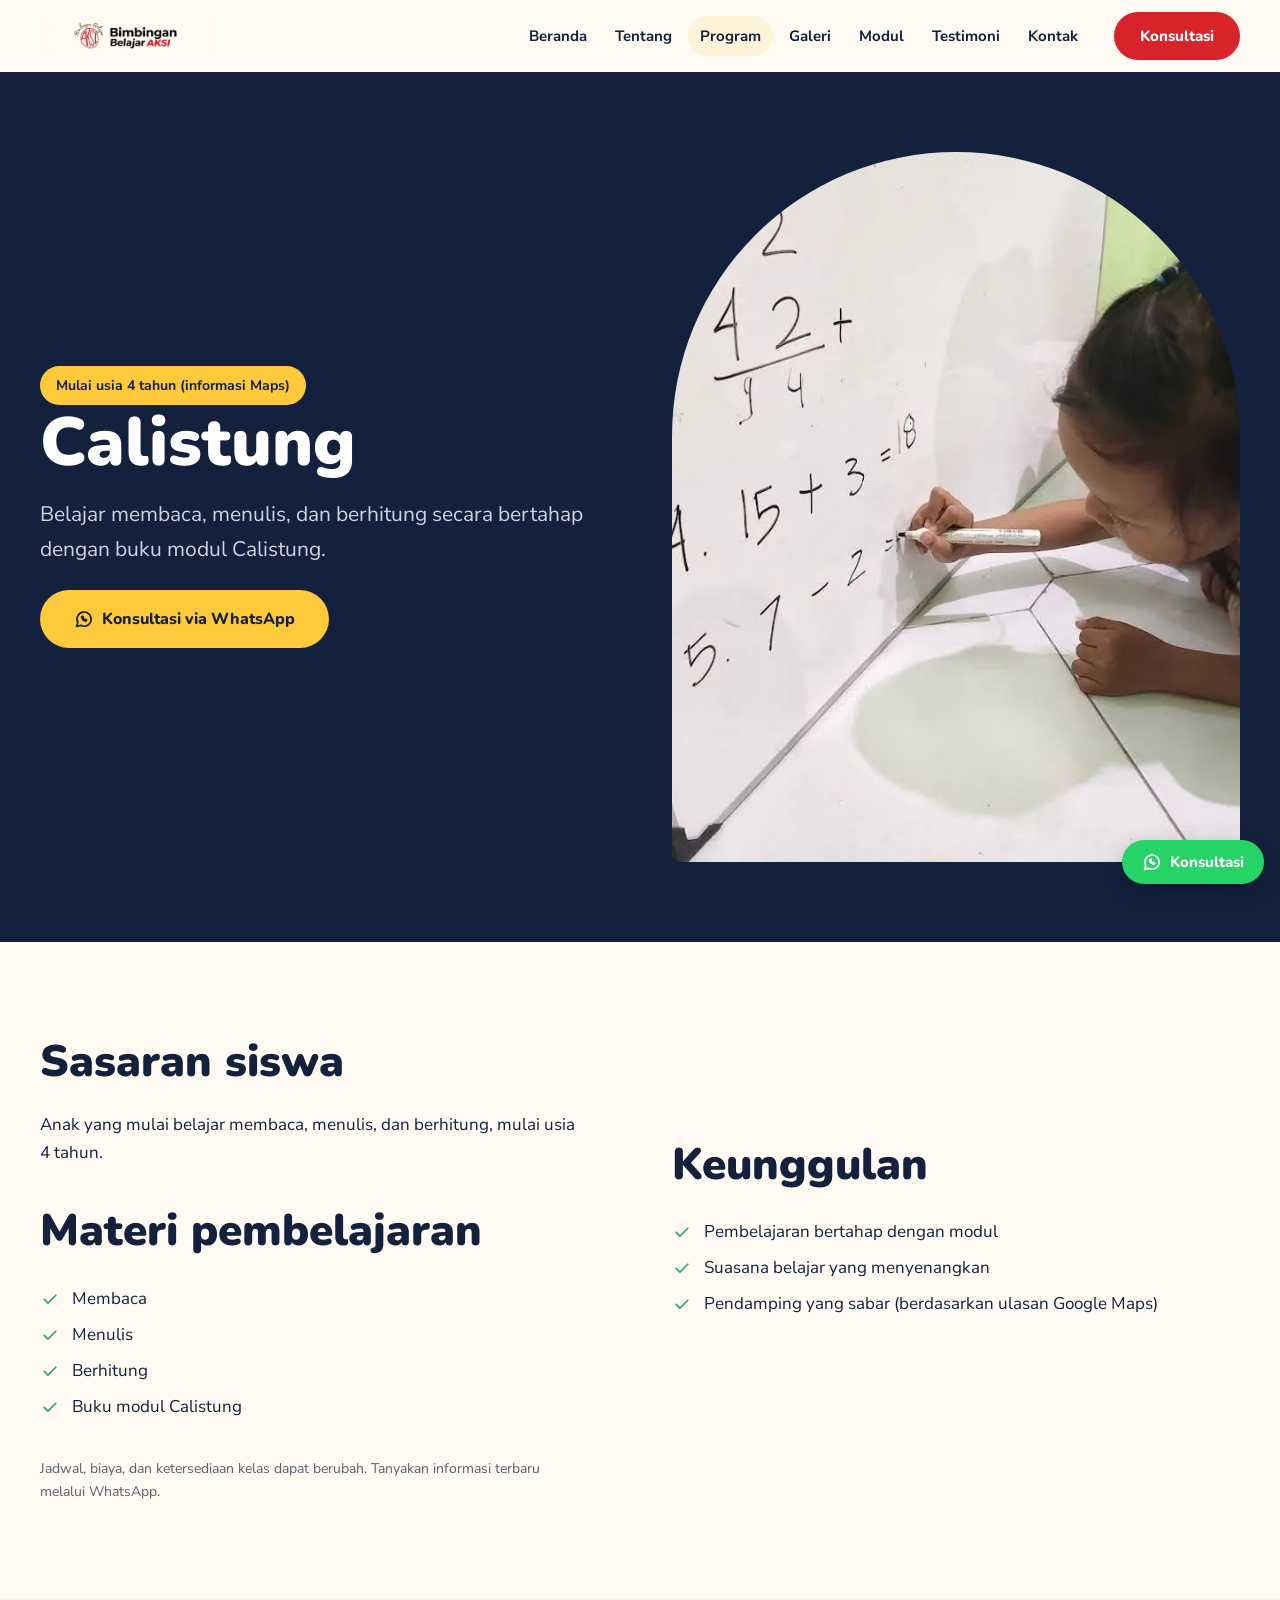
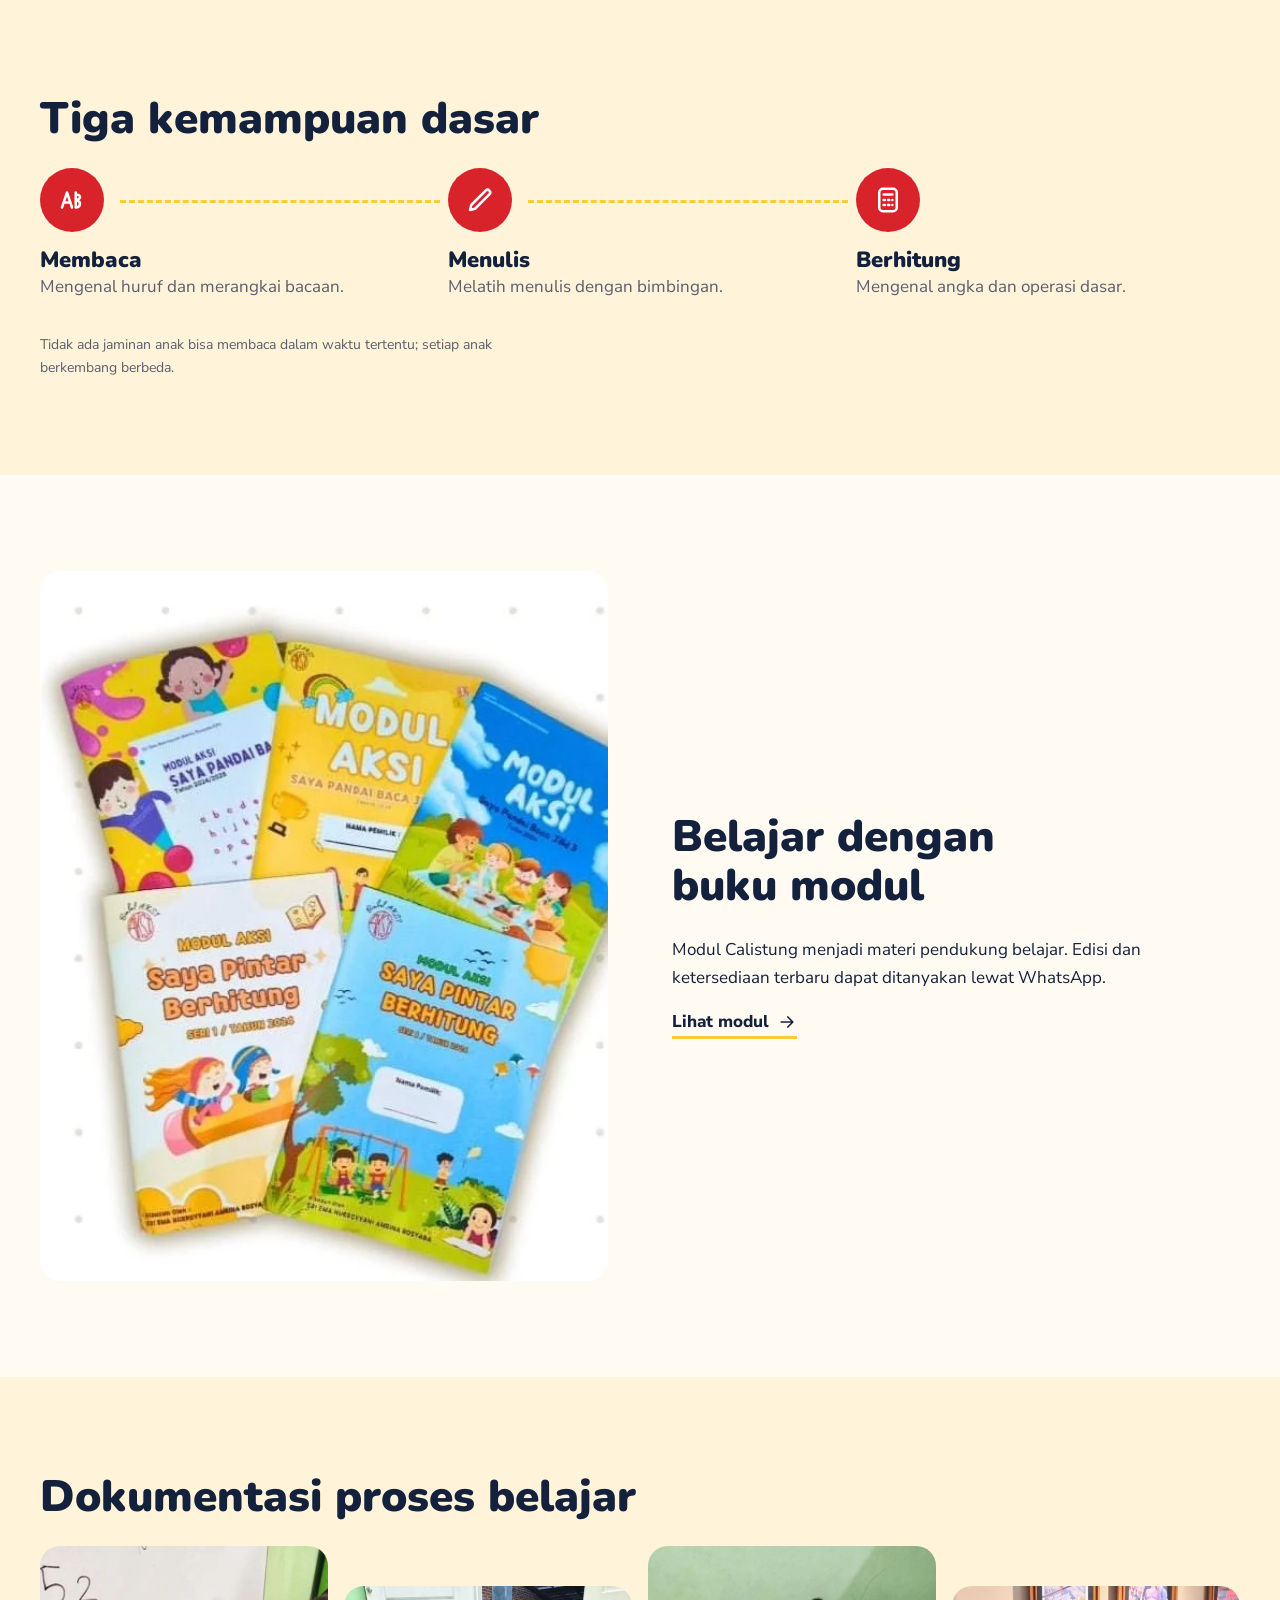
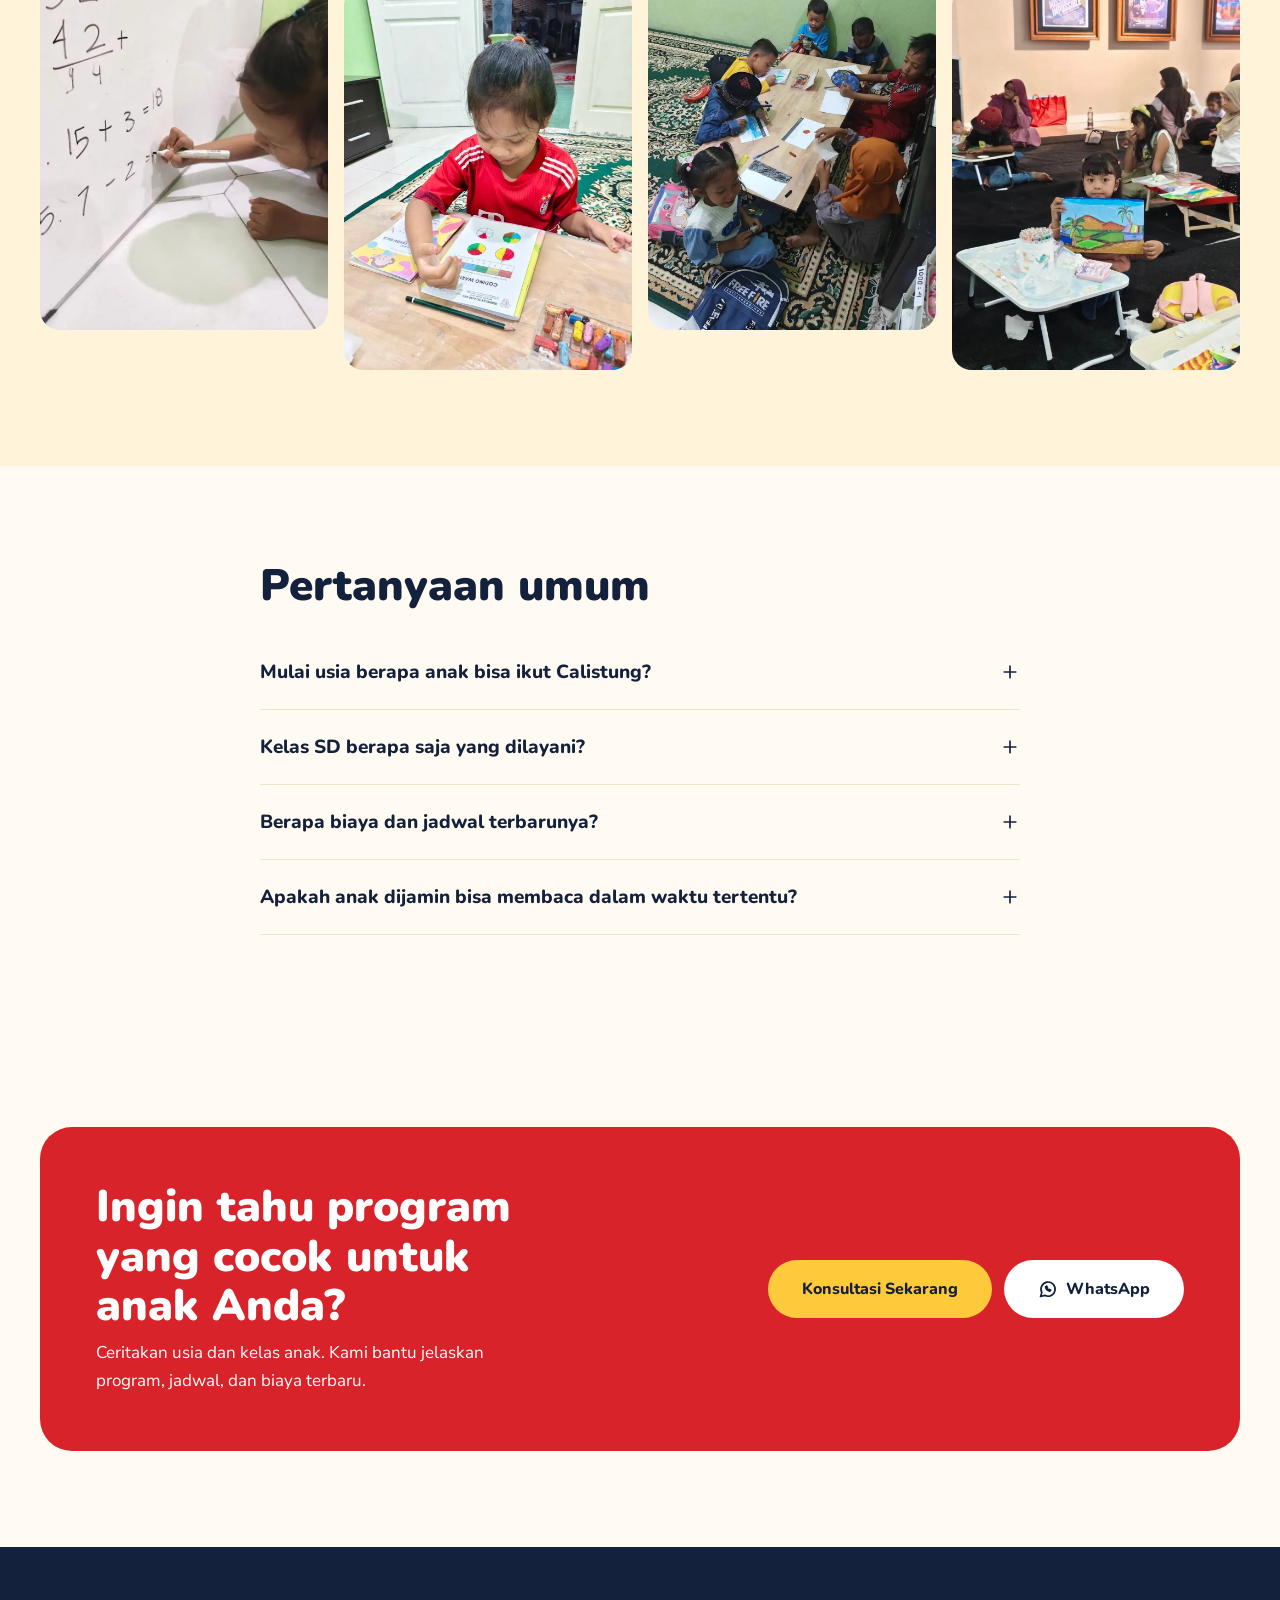
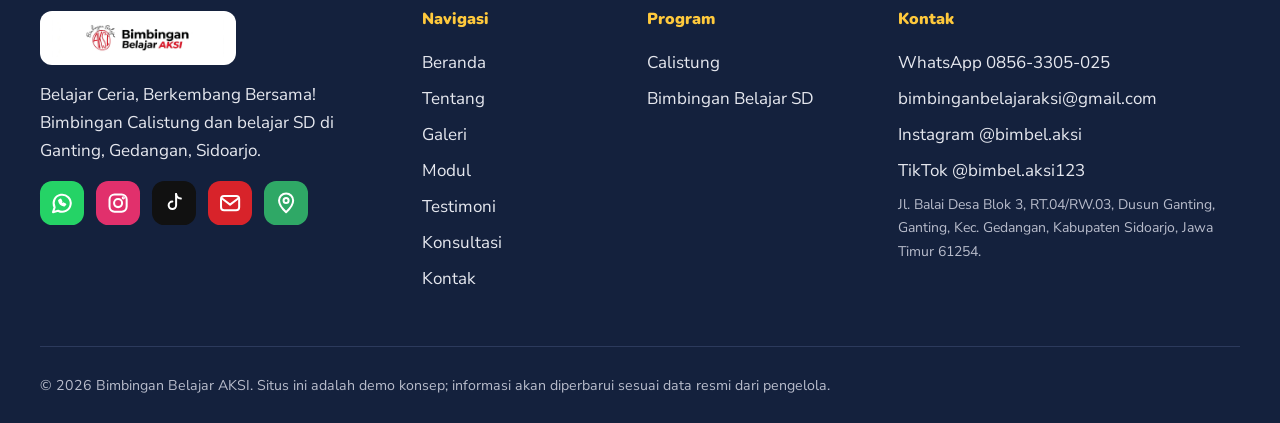
<file: program/calistung/index.html>
<!doctype html><html lang="id"><head><meta charset="utf-8"><meta name="viewport" content="width=device-width,initial-scale=1,viewport-fit=cover">
<title>Calistung | Bimbel AKSI Gedangan Sidoarjo</title><meta name="description" content="Calistung di Bimbel AKSI, Gedangan, Sidoarjo. Belajar membaca, menulis, dan berhitung secara bertahap dengan buku modul Calistung."><meta property="og:title" content="Calistung | Bimbel AKSI Gedangan Sidoarjo"><meta property="og:description" content="Calistung di Bimbel AKSI, Gedangan, Sidoarjo. Belajar membaca, menulis, dan berhitung secara bertahap dengan buku modul Calistung."><meta property="og:type" content="website"><meta property="og:locale" content="id_ID"><meta property="og:image" content="https://example.com/assets/img/papan-tulis.webp">
<link rel="icon" href="../../assets/img/favicon.png"><link rel="preconnect" href="https://fonts.googleapis.com"><link rel="preconnect" href="https://fonts.gstatic.com" crossorigin>
<link rel="stylesheet" href="https://fonts.googleapis.com/css2?family=Nunito:wght@700;800;900&family=Nunito+Sans:wght@400;600;700&display=swap"><link rel="stylesheet" href="../../assets/style.css"><script type="application/ld+json">{"@context": "https://schema.org", "@type": "EducationalOrganization", "name": "Bimbingan Belajar AKSI", "telephone": "+628563305025", "email": "bimbinganbelajaraksi@gmail.com", "address": {"@type": "PostalAddress", "streetAddress": "Jl. Balai Desa Blok 3, RT.04/RW.03, Dusun Ganting, Ganting, Kec. Gedangan, Kabupaten Sidoarjo, Jawa Timur 61254.", "addressLocality": "Gedangan", "addressRegion": "Jawa Timur", "addressCountry": "ID"}, "hasMap": "https://maps.app.goo.gl/pmybYHiky3W4Xg486", "sameAs": ["https://www.instagram.com/bimbel.aksi", "https://www.tiktok.com/@bimbel.aksi123"]}</script></head><body>
<a class="skip" href="#main">Lewati ke konten</a>
<header class="hdr" id="hdr"><div class="wrap hdr-in"><a class="logo" href="../../index.html" aria-label="Bimbel AKSI – Beranda"><img src="../../assets/img/logo-horizontal.jpg" alt="Bimbingan Belajar AKSI" width="170" height="38"></a>
<nav aria-label="Navigasi utama" id="nav"><ul><li><a class="nl" href="../../index.html">Beranda</a></li><li><a class="nl" href="../../tentang/index.html">Tentang</a></li><li class="has-dd"><a class="nl" href="../../program/index.html" aria-current="page">Program</a><button class="ddb" aria-label="Buka submenu Program" aria-expanded="false"><svg class="ic" viewBox="0 0 24 24" fill="none" stroke="currentColor" stroke-width="2" stroke-linecap="round" stroke-linejoin="round" aria-hidden="true"><path d="M6 9l6 6 6-6"/></svg></button><div class="dd"><a href="../../program/calistung/index.html">Calistung</a><a href="../../program/bimbingan-sd/index.html">Bimbingan Belajar SD</a></div></li><li><a class="nl" href="../../galeri/index.html">Galeri</a></li><li><a class="nl" href="../../modul/index.html">Modul</a></li><li><a class="nl" href="../../testimoni/index.html">Testimoni</a></li><li><a class="nl" href="../../kontak/index.html">Kontak</a></li></ul></nav><a class="btn btn-r hdr-cta" href="../../pendaftaran/index.html">Konsultasi</a><button class="burger" id="burger" aria-label="Buka menu" aria-expanded="false" aria-controls="nav"><svg class="ic" viewBox="0 0 24 24" fill="none" stroke="currentColor" stroke-width="2" stroke-linecap="round" stroke-linejoin="round" aria-hidden="true"><path d="M4 7h16M4 12h16M4 17h16"/></svg></button></div></header>
<main id="main"><section class="phead dk"><div class="wrap two"><div><p class="chip">Mulai usia 4 tahun (informasi Maps)</p><h1 class="rv">Calistung</h1><p class="lede rv">Belajar membaca, menulis, dan berhitung secara bertahap dengan buku modul Calistung.</p><div class="acts"><a class="btn btn-y btn-l" href="https://wa.me/628563305025?text=Halo%20Bimbel%20AKSI%2C%20saya%20ingin%20bertanya%20mengenai%20program%20Calistung.%20Terima%20kasih." target="_blank" rel="noopener"><svg class="ic" viewBox="0 0 24 24" fill="none" stroke="currentColor" stroke-width="2" stroke-linecap="round" stroke-linejoin="round" aria-hidden="true"><path d="M3 21l1.6-4.8A8.5 8.5 0 1 1 8 19.6L3 21z"/><path d="M9 9.5c.5 2.5 2.5 4.5 5 5l1.2-1.2-2-1-.8.8a4 4 0 0 1-1.8-1.8l.8-.8-1-2L9 9.5z"/></svg>Konsultasi via WhatsApp</a></div></div><figure class="arch rv"><img class="" src="../../assets/img/papan-tulis.webp" alt="Calistung" width="1080" height="1080" decoding="async"></figure></div></section>
<section class="sec"><div class="wrap two"><div><h2 class="rv">Sasaran siswa</h2><p class="rv">Anak yang mulai belajar membaca, menulis, dan berhitung, mulai usia 4 tahun.</p><h2 class="rv sp">Materi pembelajaran</h2><ul class="chk"><li class="rv"><svg class="ic" viewBox="0 0 24 24" fill="none" stroke="currentColor" stroke-width="2" stroke-linecap="round" stroke-linejoin="round" aria-hidden="true"><path d="M5 12.5l4.5 4.5L19 7.5"/></svg>Membaca</li><li class="rv"><svg class="ic" viewBox="0 0 24 24" fill="none" stroke="currentColor" stroke-width="2" stroke-linecap="round" stroke-linejoin="round" aria-hidden="true"><path d="M5 12.5l4.5 4.5L19 7.5"/></svg>Menulis</li><li class="rv"><svg class="ic" viewBox="0 0 24 24" fill="none" stroke="currentColor" stroke-width="2" stroke-linecap="round" stroke-linejoin="round" aria-hidden="true"><path d="M5 12.5l4.5 4.5L19 7.5"/></svg>Berhitung</li><li class="rv"><svg class="ic" viewBox="0 0 24 24" fill="none" stroke="currentColor" stroke-width="2" stroke-linecap="round" stroke-linejoin="round" aria-hidden="true"><path d="M5 12.5l4.5 4.5L19 7.5"/></svg>Buku modul Calistung</li></ul></div><div><h2 class="rv">Keunggulan</h2><ul class="chk"><li class="rv"><svg class="ic" viewBox="0 0 24 24" fill="none" stroke="currentColor" stroke-width="2" stroke-linecap="round" stroke-linejoin="round" aria-hidden="true"><path d="M5 12.5l4.5 4.5L19 7.5"/></svg>Pembelajaran bertahap dengan modul</li><li class="rv"><svg class="ic" viewBox="0 0 24 24" fill="none" stroke="currentColor" stroke-width="2" stroke-linecap="round" stroke-linejoin="round" aria-hidden="true"><path d="M5 12.5l4.5 4.5L19 7.5"/></svg>Suasana belajar yang menyenangkan</li><li class="rv"><svg class="ic" viewBox="0 0 24 24" fill="none" stroke="currentColor" stroke-width="2" stroke-linecap="round" stroke-linejoin="round" aria-hidden="true"><path d="M5 12.5l4.5 4.5L19 7.5"/></svg>Pendamping yang sabar (berdasarkan ulasan Google Maps)</li></ul></div></div><div class="wrap"><p class="note">Jadwal, biaya, dan ketersediaan kelas dapat berubah. Tanyakan informasi terbaru melalui WhatsApp.</p></div></section><section class="sec soft"><div class="wrap"><h2 class="rv">Tiga kemampuan dasar</h2><ol class="steps"><li class="st rv"><span class="sn"><svg class="ic" viewBox="0 0 24 24" fill="none" stroke="currentColor" stroke-width="2" stroke-linecap="round" stroke-linejoin="round" aria-hidden="true"><path d="M4 18l4-12 4 12M5.500 14h5M15 6v12M15 8c4-1 5 3 0 4c5 1 4 6 0 6"/></svg></span><h3>Membaca</h3><p>Mengenal huruf dan merangkai bacaan.</p></li><li class="st rv"><span class="sn"><svg class="ic" viewBox="0 0 24 24" fill="none" stroke="currentColor" stroke-width="2" stroke-linecap="round" stroke-linejoin="round" aria-hidden="true"><path d="M4 20l1-4L16.500 4.500a2 2 0 0 1 3 3L8 19z"/></svg></span><h3>Menulis</h3><p>Melatih menulis dengan bimbingan.</p></li><li class="st rv"><span class="sn"><svg class="ic" viewBox="0 0 24 24" fill="none" stroke="currentColor" stroke-width="2" stroke-linecap="round" stroke-linejoin="round" aria-hidden="true"><rect x="5" y="3" width="14" height="18" rx="3"/><path d="M8.500 7.500h7M8.500 12h1M12 12h1M15.500 12h0M8.500 16h1M12 16h1M15.500 16h0"/></svg></span><h3>Berhitung</h3><p>Mengenal angka dan operasi dasar.</p></li></ol><p class="note">Tidak ada jaminan anak bisa membaca dalam waktu tertentu; setiap anak berkembang berbeda.</p></div></section>
<section class="sec"><div class="wrap two"><figure class="imgr plain rv"><img class="" src="../../assets/img/modul.webp" alt="Buku modul Calistung" width="529" height="661" loading="lazy" decoding="async"></figure><div><h2 class="rv">Belajar dengan buku modul</h2><p class="rv">Modul Calistung menjadi materi pendukung belajar. Edisi dan ketersediaan terbaru dapat ditanyakan lewat WhatsApp.</p><a class="more rv" href="../../modul/index.html">Lihat modul <svg class="ic" viewBox="0 0 24 24" fill="none" stroke="currentColor" stroke-width="2" stroke-linecap="round" stroke-linejoin="round" aria-hidden="true"><path d="M5 12h14M13 6l6 6-6 6"/></svg></a></div></div></section>
<section class="sec soft"><div class="wrap"><h2 class="rv">Dokumentasi proses belajar</h2><div class="mini"><figure class="m0 imgr rv"><img class="" src="../../assets/img/papan-tulis.webp" alt="Anak berlatih berhitung di papan tulis" width="1080" height="1080" loading="lazy" decoding="async"></figure><figure class="m1 imgr rv"><img class="" src="../../assets/img/calistung-1.webp" alt="Anak mengerjakan kegiatan belajar" width="1080" height="1080" loading="lazy" decoding="async"></figure><figure class="m2 imgr rv"><img class="" src="../../assets/img/kelompok-1.webp" alt="Pembelajaran kelompok dengan modul" width="1080" height="1080" loading="lazy" decoding="async"></figure><figure class="m3 imgr rv"><img class="" src="../../assets/img/belajar-1.webp" alt="Anak-anak belajar di meja lipat" width="1080" height="1080" loading="lazy" decoding="async"></figure></div></div></section>
<section class="sec"><div class="wrap narrow"><h2 class="rv">Pertanyaan umum</h2><details class="rv"><summary>Mulai usia berapa anak bisa ikut Calistung?<svg class="ic" viewBox="0 0 24 24" fill="none" stroke="currentColor" stroke-width="2" stroke-linecap="round" stroke-linejoin="round" aria-hidden="true"><path d="M12 5v14M5 12h14"/></svg></summary><p>Berdasarkan informasi di Google Maps, Calistung dimulai dari usia 4 tahun. Konsultasikan kesiapan anak Anda lewat WhatsApp.</p></details><details class="rv"><summary>Kelas SD berapa saja yang dilayani?<svg class="ic" viewBox="0 0 24 24" fill="none" stroke="currentColor" stroke-width="2" stroke-linecap="round" stroke-linejoin="round" aria-hidden="true"><path d="M12 5v14M5 12h14"/></svg></summary><p>Bimbingan belajar SD untuk kelas 1–5. Kelas 6 memiliki perlakuan khusus, jadi silakan konsultasi dulu.</p></details><details class="rv"><summary>Berapa biaya dan jadwal terbarunya?<svg class="ic" viewBox="0 0 24 24" fill="none" stroke="currentColor" stroke-width="2" stroke-linecap="round" stroke-linejoin="round" aria-hidden="true"><path d="M12 5v14M5 12h14"/></svg></summary><p>Biaya dan jadwal tidak ditampilkan di sini karena dapat berubah. Tanyakan langsung melalui WhatsApp.</p></details><details class="rv"><summary>Apakah anak dijamin bisa membaca dalam waktu tertentu?<svg class="ic" viewBox="0 0 24 24" fill="none" stroke="currentColor" stroke-width="2" stroke-linecap="round" stroke-linejoin="round" aria-hidden="true"><path d="M12 5v14M5 12h14"/></svg></summary><p>Tidak ada jaminan waktu. Setiap anak berkembang dengan kecepatannya masing-masing, dan Bimbel AKSI mendampingi prosesnya.</p></details></div></section><section class="sec"><div class="wrap"><div class="ctab rv"><div><h2>Ingin tahu program yang cocok untuk anak Anda?</h2><p>Ceritakan usia dan kelas anak. Kami bantu jelaskan program, jadwal, dan biaya terbaru.</p></div><div class="acts"><a class="btn btn-y btn-l" href="../../pendaftaran/index.html">Konsultasi Sekarang</a><a class="btn btn-w btn-l" href="https://wa.me/628563305025" target="_blank" rel="noopener"><svg class="ic" viewBox="0 0 24 24" fill="none" stroke="currentColor" stroke-width="2" stroke-linecap="round" stroke-linejoin="round" aria-hidden="true"><path d="M3 21l1.6-4.8A8.5 8.5 0 1 1 8 19.6L3 21z"/><path d="M9 9.5c.5 2.5 2.5 4.5 5 5l1.2-1.2-2-1-.8.8a4 4 0 0 1-1.8-1.8l.8-.8-1-2L9 9.5z"/></svg>WhatsApp</a></div></div></div></section></main>
<footer class="ftr"><div class="wrap fg"><div><img class="flogo" src="../../assets/img/logo-horizontal.jpg" alt="Bimbingan Belajar AKSI" width="170" height="38"><p>Belajar Ceria, Berkembang Bersama! Bimbingan Calistung dan belajar SD di Ganting, Gedangan, Sidoarjo.</p><div class="socs"><a class="soc" style="--b:#25D366;--s:44px" href="https://wa.me/628563305025" target="_blank" rel="noopener" aria-label="WhatsApp Bimbel AKSI"><svg class="ic" viewBox="0 0 24 24" fill="none" stroke="currentColor" stroke-width="2" stroke-linecap="round" stroke-linejoin="round" aria-hidden="true"><path d="M3 21l1.6-4.8A8.5 8.5 0 1 1 8 19.6L3 21z"/><path d="M9 9.5c.5 2.5 2.5 4.5 5 5l1.2-1.2-2-1-.8.8a4 4 0 0 1-1.8-1.8l.8-.8-1-2L9 9.5z"/></svg></a><a class="soc" style="--b:#E1306C;--s:44px" href="https://www.instagram.com/bimbel.aksi" target="_blank" rel="noopener" aria-label="Instagram Bimbel AKSI"><svg class="ic" viewBox="0 0 24 24" fill="none" stroke="currentColor" stroke-width="2" stroke-linecap="round" stroke-linejoin="round" aria-hidden="true"><rect x="3.5" y="3.5" width="17" height="17" rx="5"/><circle cx="12" cy="12" r="4"/><circle cx="17.2" cy="6.8" r=".6"/></svg></a><a class="soc" style="--b:#111111;--s:44px" href="https://www.tiktok.com/@bimbel.aksi123" target="_blank" rel="noopener" aria-label="TikTok Bimbel AKSI"><svg class="ic" viewBox="0 0 24 24" fill="none" stroke="currentColor" stroke-width="2" stroke-linecap="round" stroke-linejoin="round" aria-hidden="true"><path d="M14 3v11.2a3.7 3.7 0 1 1-3.7-3.7"/><path d="M14 3c.3 2.5 2 4.2 4.7 4.5"/></svg></a><a class="soc" style="--b:#D8232A;--s:44px" href="mailto:bimbinganbelajaraksi@gmail.com" aria-label="Email Bimbel AKSI"><svg class="ic" viewBox="0 0 24 24" fill="none" stroke="currentColor" stroke-width="2" stroke-linecap="round" stroke-linejoin="round" aria-hidden="true"><rect x="3" y="5" width="18" height="14" rx="3"/><path d="M4 7.5l8 6 8-6"/></svg></a><a class="soc" style="--b:#2FA866;--s:44px" href="https://maps.app.goo.gl/pmybYHiky3W4Xg486" target="_blank" rel="noopener" aria-label="Google Maps Bimbel AKSI"><svg class="ic" viewBox="0 0 24 24" fill="none" stroke="currentColor" stroke-width="2" stroke-linecap="round" stroke-linejoin="round" aria-hidden="true"><path d="M12 21s7-6.2 7-11.5A7 7 0 0 0 5 9.5C5 14.8 12 21 12 21z"/><circle cx="12" cy="9.5" r="2.5"/></svg></a></div></div>
<div><h2>Navigasi</h2><ul><li><a href="../../index.html">Beranda</a></li><li><a href="../../tentang/index.html">Tentang</a></li><li><a href="../../galeri/index.html">Galeri</a></li><li><a href="../../modul/index.html">Modul</a></li><li><a href="../../testimoni/index.html">Testimoni</a></li><li><a href="../../pendaftaran/index.html">Konsultasi</a></li><li><a href="../../kontak/index.html">Kontak</a></li></ul></div><div><h2>Program</h2><ul><li><a href="../../program/calistung/index.html">Calistung</a></li><li><a href="../../program/bimbingan-sd/index.html">Bimbingan Belajar SD</a></li></ul></div>
<div><h2>Kontak</h2><ul><li><a href="https://wa.me/628563305025" target="_blank" rel="noopener">WhatsApp 0856-3305-025</a></li><li><a href="mailto:bimbinganbelajaraksi@gmail.com">bimbinganbelajaraksi@gmail.com</a></li><li><a href="https://www.instagram.com/bimbel.aksi" target="_blank" rel="noopener">Instagram @bimbel.aksi</a></li><li><a href="https://www.tiktok.com/@bimbel.aksi123" target="_blank" rel="noopener">TikTok @bimbel.aksi123</a></li><li class="ad">Jl. Balai Desa Blok 3, RT.04/RW.03, Dusun Ganting, Ganting, Kec. Gedangan, Kabupaten Sidoarjo, Jawa Timur 61254.</li></ul></div></div>
<div class="wrap fb"><small>© 2026 Bimbingan Belajar AKSI. Situs ini adalah demo konsep; informasi akan diperbarui sesuai data resmi dari pengelola.</small></div></footer>
<a class="wafab" href="https://wa.me/628563305025?text=Halo%20Bimbel%20AKSI%2C%20saya%20ingin%20berkonsultasi%20mengenai%20program%20belajar." target="_blank" rel="noopener" aria-label="Konsultasi via WhatsApp"><svg class="ic" viewBox="0 0 24 24" fill="none" stroke="currentColor" stroke-width="2" stroke-linecap="round" stroke-linejoin="round" aria-hidden="true"><path d="M3 21l1.6-4.8A8.5 8.5 0 1 1 8 19.6L3 21z"/><path d="M9 9.5c.5 2.5 2.5 4.5 5 5l1.2-1.2-2-1-.8.8a4 4 0 0 1-1.8-1.8l.8-.8-1-2L9 9.5z"/></svg><span>Konsultasi</span></a>
<script src="../../assets/app.js" defer></script></body></html>
</file>
<file: assets/style.css>
:root{--r:#D8232A;--r2:#B81B21;--y:#FFC93C;--g:#2FA866;--nv:#14213D;--ww:#FFFBF3;--sf:#FFF3DA;--mu:#5A5F6E;--ln:#F0E4C8;--r1:12px;--r2x:20px;--r3:32px;--ease:cubic-bezier(.2,.7,.2,1)}
*{box-sizing:border-box;margin:0}html{scroll-behavior:smooth;scroll-padding-top:88px;-webkit-text-size-adjust:100%}
body{font:400 17px/1.65 "Nunito Sans",system-ui,sans-serif;color:var(--nv);background:var(--ww);overflow-x:hidden;animation:pg .35s var(--ease)}@keyframes pg{from{opacity:0}to{opacity:1}}
h1,h2,h3{font-family:Nunito,system-ui,sans-serif;line-height:1.12;text-wrap:balance;font-weight:900}h1{font-size:clamp(36px,5.4vw,68px)}h2{font-size:clamp(28px,3.6vw,44px)}h3{font-size:22px}p{text-wrap:pretty}
a{color:inherit}img{display:block;max-width:100%;height:auto}ul,ol{list-style:none;padding:0}
:focus-visible{outline:2px solid var(--nv);outline-offset:2px}.dk :focus-visible,.ftr :focus-visible,.bx-n :focus-visible{outline-color:var(--y)}
.skip{position:absolute;left:-999px}.skip:focus{left:16px;top:16px;z-index:99;background:var(--y);padding:8px 16px;border-radius:var(--r1)}
.wrap{width:min(1200px,100% - 48px);margin-inline:auto}.narrow{width:min(760px,100% - 48px)}.ic{width:20px;height:20px;flex:none}
.hdr{background:var(--ww);position:sticky;top:0;z-index:50;padding-top:env(safe-area-inset-top);transition:background .2s,box-shadow .2s}.hdr.sc{background:rgba(255,251,243,.95);box-shadow:0 1px 0 var(--ln)}
.hdr-in{display:flex;align-items:center;gap:24px;min-height:72px}.logo img,.flogo{mix-blend-mode:multiply;height:38px;width:auto}
nav{margin-left:auto}nav ul{display:flex;gap:4px;align-items:center}.nl{display:block;padding:8px 12px;border-radius:999px;text-decoration:none;font-weight:700;font-size:15px}.nl:hover,.nl[aria-current]{background:var(--sf)}
.has-dd{position:relative;display:flex;align-items:center}.ddb{display:none}.dd{position:absolute;top:100%;left:0;min-width:240px;background:#fff;border:1px solid var(--ln);border-radius:var(--r2x);padding:8px;opacity:0;visibility:hidden;transform:translateY(8px);transition:opacity .2s,transform .2s}
.has-dd:hover .dd,.has-dd:focus-within .dd,.has-dd.open .dd{opacity:1;visibility:visible;transform:none}.dd a{display:block;padding:12px 16px;border-radius:var(--r1);text-decoration:none}.dd a:hover{background:var(--sf)}
.burger{display:none;margin-left:auto;background:none;border:0;padding:12px;cursor:pointer;color:inherit}
.btn{display:inline-flex;align-items:center;gap:8px;padding:12px 24px;border-radius:999px;font:800 15px Nunito,sans-serif;text-decoration:none;border:2px solid transparent;cursor:pointer;transition:transform .15s var(--ease),background .15s}.btn:hover{transform:translateY(-2px)}.btn-l{padding:16px 32px;font-size:16px}
.btn-r{background:var(--r);color:#fff}.btn-r:hover{background:var(--r2)}.btn-y{background:var(--y);color:var(--nv)}.btn-o{border-color:var(--nv)}.btn-o:hover{background:var(--nv);color:#fff}.btn-w{background:#fff;color:var(--nv)}
.acts{display:flex;flex-wrap:wrap;gap:12px;align-items:center;margin-top:24px}.more{display:inline-flex;gap:8px;align-items:center;font-weight:800;text-decoration:none;border-bottom:3px solid var(--y);margin-top:16px}
.hero{padding:32px 0 96px}.hero-g{display:grid;grid-template-columns:1.05fr .95fr;gap:56px;align-items:center}.hero h1{margin:24px 0}.lede{font-size:clamp(18px,2vw,21px);color:var(--mu);max-width:56ch}
.chip{display:inline-block;background:var(--sf);padding:8px 16px;border-radius:999px;font-size:14px;font-weight:700;color:var(--r2)}.mini-rate{margin-top:24px}
.rate{display:inline-flex;align-items:center;gap:8px;font-size:15px}.rate .ic{width:18px;height:18px;fill:var(--y);stroke:#E6A800}
.hero-v{position:relative;padding:24px}.arch{border-radius:999px 999px var(--r3) var(--r3);overflow:hidden;background:var(--sf);position:relative;z-index:1}.arch img{width:100%;aspect-ratio:4/5;object-fit:cover}
.blob{position:absolute;border-radius:50%}.b1{width:55%;aspect-ratio:1;background:var(--y);right:-2%;top:0}.b2{width:30%;aspect-ratio:1;background:var(--g);left:-2%;bottom:14%}
.tag{position:absolute;z-index:2;left:0;bottom:0;background:var(--nv);color:#fff;border-radius:var(--r2x);padding:16px 24px;display:grid;gap:4px;font-family:Nunito}.tag span{font:400 14px "Nunito Sans";opacity:.85}
.sec{padding:96px 0}.soft{background:var(--sf)}.sec h2{margin-bottom:24px}.shead{display:flex;justify-content:space-between;align-items:end;gap:16px;flex-wrap:wrap}.sp{margin:40px 0 16px}
.two{display:grid;grid-template-columns:1fr 1fr;gap:64px;align-items:center}.g1{display:block}.g2,.g3,.g4{display:grid;gap:24px}.g2{grid-template-columns:repeat(2,1fr)}.g3{grid-template-columns:repeat(3,1fr)}.g4{grid-template-columns:repeat(4,1fr)}
.pcard{background:#fff;border:1px solid var(--ln);border-radius:var(--r3);overflow:hidden;display:flex;flex-direction:column}.pcard .imgr{border-radius:0;aspect-ratio:16/10}.pc-b{padding:32px;display:flex;flex-direction:column;gap:12px;flex:1}.pc-b .acts{margin-top:auto;padding-top:8px}.lv{font-weight:700;color:var(--r);font-size:14px}
.p1{background:var(--nv);color:#fff;border-color:var(--nv)}.p1 .lv{color:var(--y)}.p1 .btn-o{border-color:#fff}.p1 .chk .ic{color:var(--y)}
.chk li{display:flex;gap:12px;padding:4px 0}.chk .ic{color:var(--g);margin-top:4px}.note{margin-top:32px;font-size:14px;color:var(--mu);max-width:72ch}.dk .note{color:#cfd3de}
.bento{display:grid;grid-template-columns:repeat(4,1fr);gap:16px}.bx{border-radius:var(--r3);padding:32px}.bx-r{grid-column:span 2;grid-row:span 2;background:var(--r);color:#fff;display:flex;flex-direction:column;justify-content:end;min-height:300px}.bx-r h3{font-size:32px;margin-bottom:8px}.bx-y{background:var(--y)}.bx-g{background:var(--g);color:#fff}.bx-n{grid-column:span 2;background:var(--nv);color:#fff}.bx h3{margin-bottom:8px}
.sj{background:#fff;border:2px solid var(--nv);border-radius:var(--r2x);padding:24px;text-align:center}.sj:nth-child(even){background:var(--y)}.sji{display:grid;place-items:center;width:64px;height:64px;border-radius:50%;background:var(--r);color:#fff;margin:0 auto 16px}.sji .ic{width:32px;height:32px}
.mx{border-top:4px solid var(--r);padding-top:24px}.mx h3{margin-bottom:8px}.mx p{color:var(--mu)}
.imgr{overflow:hidden;border-radius:var(--r2x);background:var(--sf)}.imgr img{width:100%;height:100%;object-fit:cover}.plain{background:transparent}.plain img{object-fit:contain;height:auto}
.mini{display:grid;grid-template-columns:repeat(4,1fr);gap:16px}.mini .imgr{aspect-ratio:3/4}.mini .m1,.mini .m3{margin-top:40px}
.pills{display:flex;flex-wrap:wrap;gap:12px}.pills li{display:flex;gap:8px;align-items:center;background:#fff;border:2px solid var(--nv);border-radius:999px;padding:8px 20px;font-weight:700}.pills .ic{color:var(--r)}
.band{position:relative;min-height:480px;display:grid;align-items:end;color:#fff;overflow:hidden}.band>img{position:absolute;inset:0;width:100%;height:100%;object-fit:cover}.band::after{content:"";position:absolute;inset:0;background:linear-gradient(180deg,transparent 15%,rgba(20,33,61,.88))}.band-t{position:relative;z-index:1;padding:56px 0;display:flex;justify-content:space-between;align-items:end;gap:24px;flex-wrap:wrap}.band h2{max-width:18ch;margin:0;font-size:clamp(30px,4.6vw,58px)}
.rvw{background:#fff;border:1px solid var(--ln);border-radius:var(--r3);padding:32px}.rvw:nth-child(2){background:var(--y);border-color:var(--y)}.stars{display:flex;gap:4px;margin-bottom:16px}.stars .ic{fill:#E6A800;stroke:#E6A800;width:22px}.rvw blockquote{font:800 20px/1.4 Nunito;margin-bottom:16px}.rvw figcaption{font-size:14px;color:var(--mu)}.rvw:nth-child(2) figcaption{color:var(--nv)}
.ratebig{display:flex;gap:32px;align-items:center;margin-bottom:40px;flex-wrap:wrap}.ratebig h2{margin:0}.ring{width:140px;height:140px}.rt{font:900 26px Nunito;fill:var(--nv)}
.phead{padding:64px 0 48px}.phead h1{margin-bottom:16px}.dk{background:var(--nv);color:#fff;padding:80px 0}.dk .lede{color:#cfd3de}.dk .chip{background:var(--y);color:var(--nv)}
.ctab{background:var(--r);color:#fff;border-radius:var(--r3);padding:56px;display:flex;justify-content:space-between;align-items:center;gap:32px;flex-wrap:wrap}.ctab h2{margin-bottom:8px;max-width:20ch}.ctab p{max-width:46ch}.ctab .acts{margin:0}
.steps{display:grid;grid-template-columns:repeat(3,1fr);gap:24px}.st{position:relative}.sn{display:grid;place-items:center;width:64px;height:64px;border-radius:50%;background:var(--r);color:#fff;margin-bottom:16px}.sn .ic{width:30px;height:30px}.st p{color:var(--mu)}.st:not(:last-child)::after{content:"";position:absolute;top:32px;left:80px;right:-16px;border-top:3px dashed var(--y)}
.info{background:#fff;border:2px dashed var(--r);border-radius:var(--r2x);padding:32px;margin-top:32px}.info h3{margin-bottom:8px}
.md{background:#fff;border:1px solid var(--ln);border-radius:var(--r2x);padding:24px}.mdg{display:grid;grid-template-columns:1fr 1fr;gap:16px}.md h3{font-size:19px;margin-bottom:4px}.md p{color:var(--mu);font-size:15px}
.addr{display:flex;gap:8px;color:var(--mu);margin:16px 0}.addr .ic{color:var(--r);margin-top:4px}.map{border-radius:var(--r3);overflow:hidden;min-height:340px;background:var(--sf)}.map iframe{width:100%;height:100%;min-height:340px;border:0;display:block}
.soc{display:grid;place-items:center;width:var(--s);height:var(--s);border-radius:28%;background:var(--b);color:#fff;transition:transform .15s}.soc:hover{transform:translateY(-3px)}.soc .ic{width:55%;height:55%}.socs{display:flex;gap:12px;flex-wrap:wrap}
.clist{display:grid;gap:16px;margin:24px 0}.clist li{display:flex;gap:16px;align-items:center}.clist a{font-weight:700}
.filters{display:flex;gap:8px;flex-wrap:wrap;margin-bottom:32px}.fb-btn{padding:8px 20px;border-radius:999px;border:2px solid var(--nv);background:none;font:800 14px Nunito;cursor:pointer;color:inherit}.fb-btn[aria-pressed=true]{background:var(--nv);color:#fff}
.masonry{columns:3;column-gap:16px}.gi{break-inside:avoid;margin-bottom:16px}.gi[hidden]{display:none}.gb{display:block;width:100%;padding:0;border:0;background:none;cursor:zoom-in}.gb img{transition:transform .3s var(--ease)}.gb:hover img{transform:scale(1.04)}
dialog{border:0;background:transparent;max-width:min(92vw,900px);max-height:92dvh;padding:0;color:#fff;text-align:center}dialog::backdrop{background:rgba(20,33,61,.92)}dialog img{max-height:80dvh;margin:auto;border-radius:var(--r1)}dialog p{padding:12px}.lb-x{position:absolute;right:0;top:-48px;background:var(--y);border:0;border-radius:50%;width:40px;height:40px;display:grid;place-items:center;cursor:pointer}
details{border-bottom:1px solid var(--ln);padding:8px 0}summary{display:flex;justify-content:space-between;gap:16px;align-items:center;padding:16px 0;font:800 19px Nunito;cursor:pointer;list-style:none}summary::-webkit-details-marker{display:none}summary .ic{transition:transform .2s}details[open] summary .ic{transform:rotate(45deg)}details p{padding:0 0 16px;color:var(--mu)}
.fld{margin-bottom:24px;flex:1}.row{display:flex;gap:16px}label{display:block;font-weight:700;margin-bottom:8px;font-size:15px}input,select,textarea{width:100%;font:inherit;padding:16px;border:2px solid var(--ln);border-radius:var(--r1);background:#fff}input:focus-visible,select:focus-visible,textarea:focus-visible{border-color:var(--nv)}.fld.bad input,.fld.bad select{border-color:var(--r)}.err{color:var(--r2);font-size:14px}
.ftr{background:var(--nv);color:#e6e8ef;padding:64px 0 24px}.fg{display:grid;grid-template-columns:1.3fr .7fr .8fr 1.3fr;gap:40px}.ftr h2{font-size:16px;margin-bottom:16px;color:var(--y)}.ftr li{padding:4px 0}.ftr a{text-decoration:none}.ftr a:hover{text-decoration:underline}.ftr p{margin:16px 0}.ad{font-size:14px;color:#b8bccb}.flogo{background:#fff;border-radius:var(--r1);padding:8px 12px;mix-blend-mode:normal;height:54px}.fb{margin-top:48px;padding-top:24px;border-top:1px solid #2c3a5c;color:#b8bccb}
.wafab{position:fixed;right:max(16px,env(safe-area-inset-right));bottom:max(16px,env(safe-area-inset-bottom));z-index:40;display:flex;gap:8px;align-items:center;background:#25D366;color:#fff;padding:12px 20px;border-radius:999px;text-decoration:none;font:800 15px Nunito;box-shadow:0 8px 24px rgba(0,0,0,.25)}
.rv{opacity:0;transform:translateY(16px);transition:opacity .5s var(--ease),transform .5s var(--ease);transition-delay:calc(var(--i,0)*60ms)}.rv.in{opacity:1;transform:none}
.hero .arch{animation:rise .9s var(--ease) both}.blob{animation:pop .8s .15s var(--ease) both}@keyframes rise{from{opacity:0;transform:translateY(32px)}}@keyframes pop{from{opacity:0;transform:scale(.6)}}
@media(prefers-reduced-motion:reduce){*,*::before,*::after{animation:none!important;transition:none!important;scroll-behavior:auto!important}.rv{opacity:1;transform:none}}
@media(max-width:960px){.hero-g,.two,.bento,.fg{grid-template-columns:1fr}.bx-r,.bx-n{grid-column:auto;grid-row:auto}.g3,.g4{grid-template-columns:repeat(2,1fr)}.masonry{columns:2}.sec{padding:64px 0}.mini{grid-template-columns:repeat(2,1fr)}.mini .m1,.mini .m3{margin-top:0}.steps{grid-template-columns:1fr}.st::after{display:none}.mdg{grid-template-columns:1fr}
.burger{display:block}.hdr-cta{display:none}nav{position:fixed;inset:72px 0 auto 0;background:var(--ww);max-height:calc(100dvh - 72px);overflow:auto;padding:16px 24px 32px;display:none;border-bottom:1px solid var(--ln)}nav.open{display:block}nav ul{flex-direction:column;align-items:stretch}.has-dd{flex-wrap:wrap}.has-dd .nl{flex:1}.ddb{display:grid;place-items:center;width:44px;height:44px;border:0;background:none}.dd{position:static;opacity:1;visibility:visible;transform:none;width:100%;border:0;padding:0 0 0 16px;display:none}.has-dd.open .dd,.has-dd.open:hover .dd{display:block}.has-dd:hover .dd{display:none}}
@media(max-width:640px){.g2,.g3{grid-template-columns:1fr}.g4{grid-template-columns:repeat(2,1fr)}.row{flex-direction:column;gap:0}.masonry{columns:1}.ctab{padding:32px}.wafab span{display:none}.hero-v{padding:12px}}
</file>
